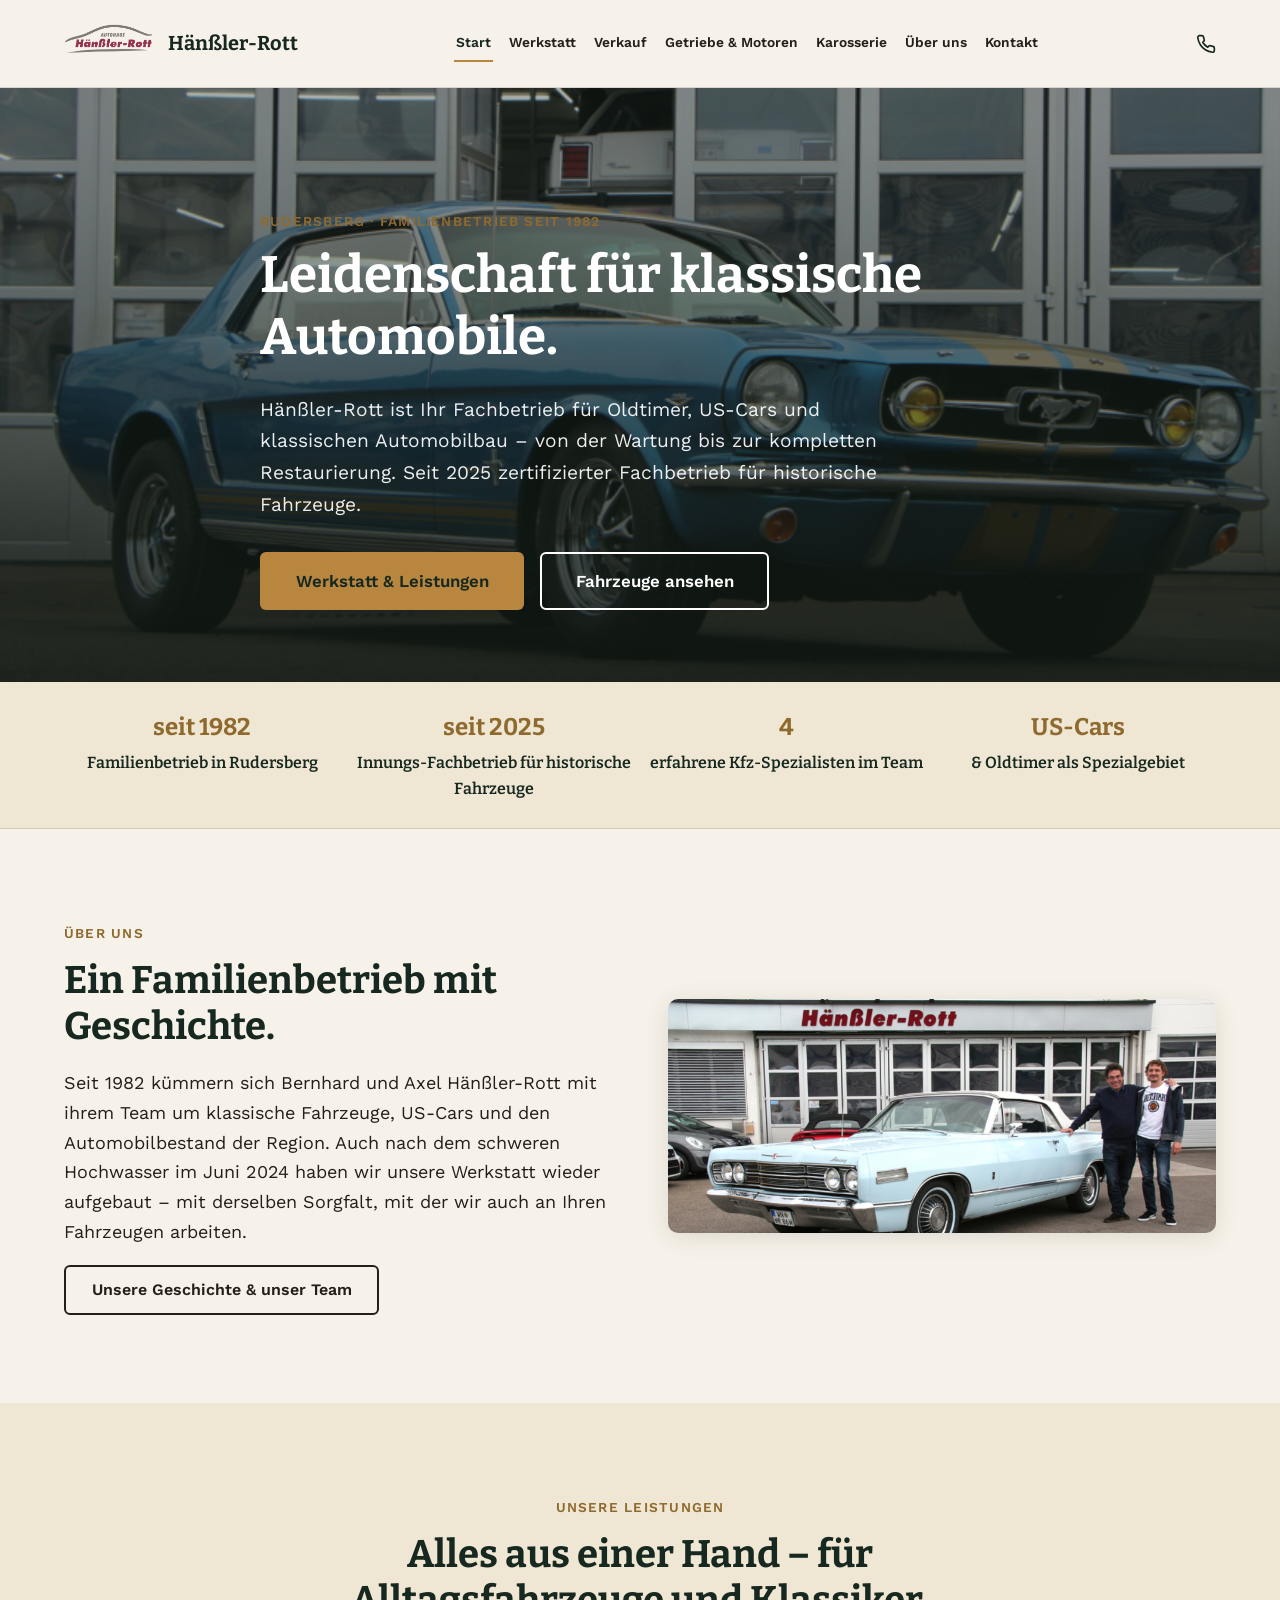
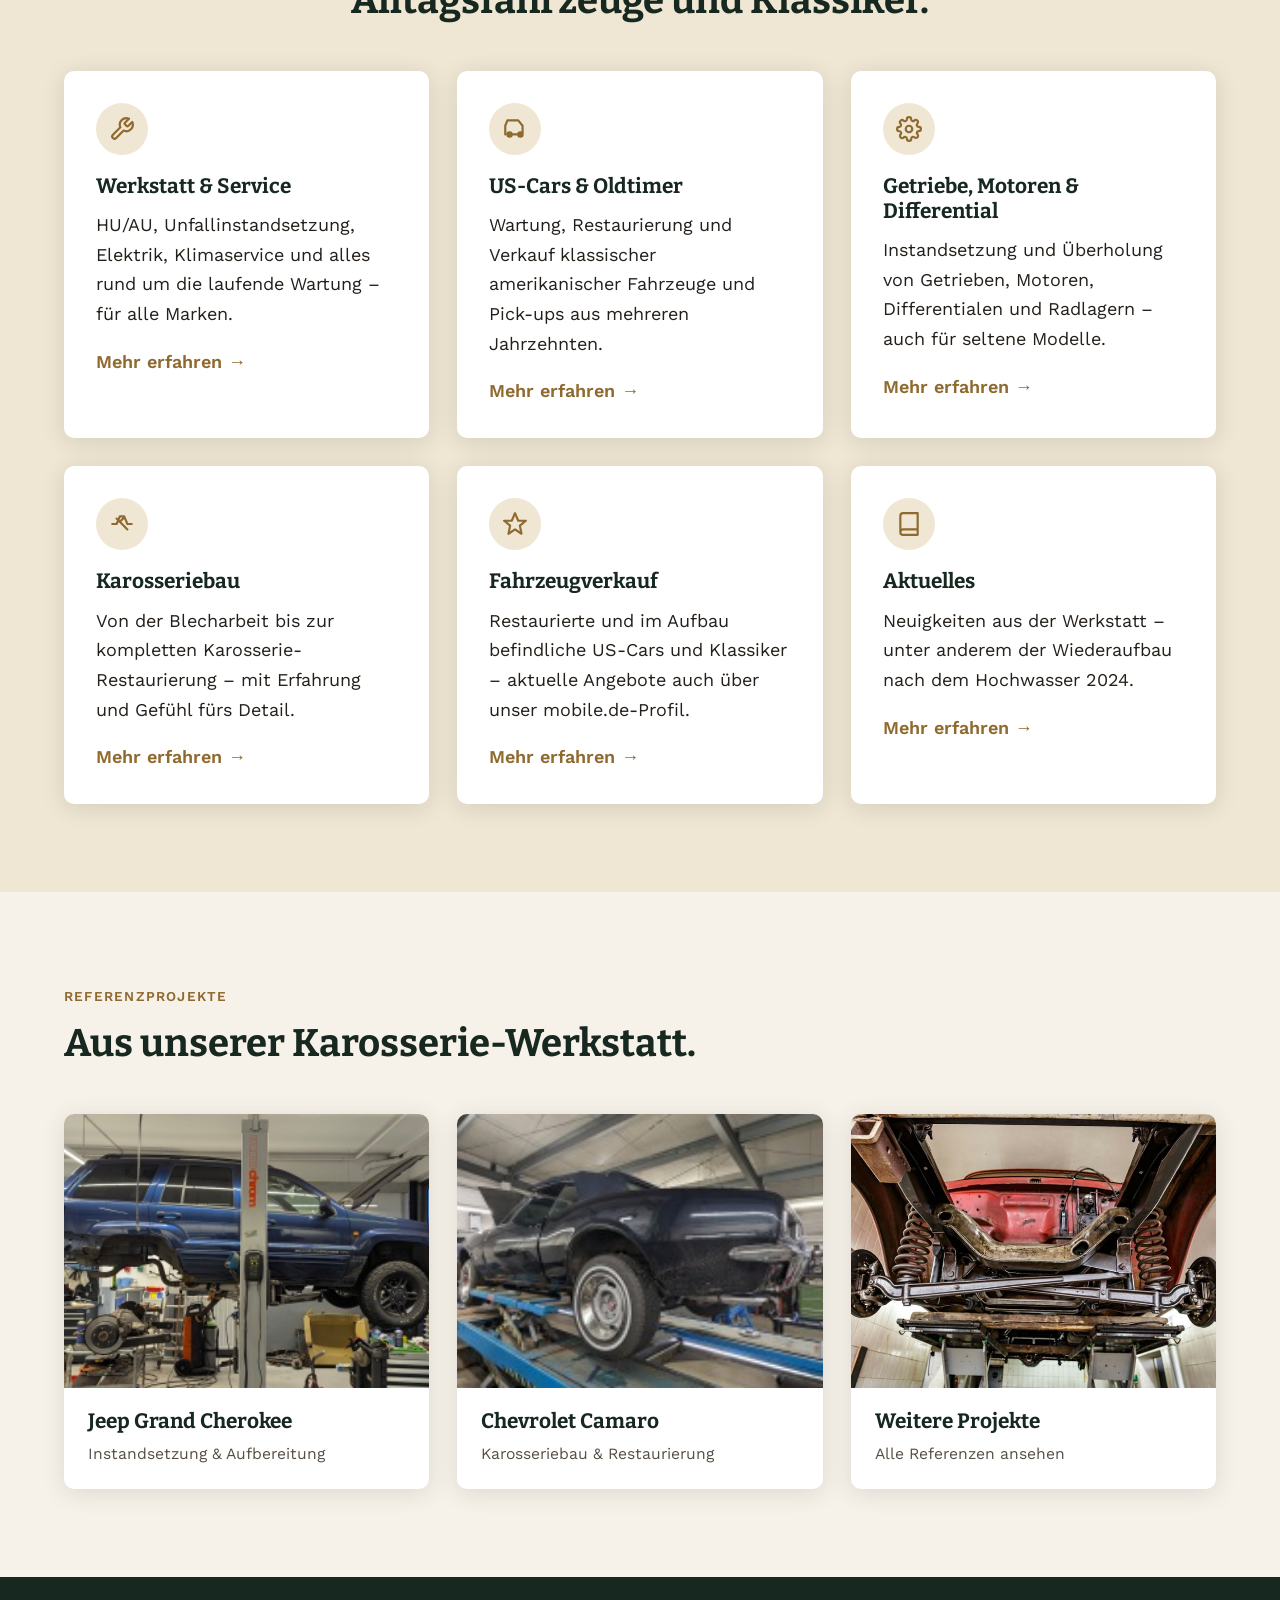
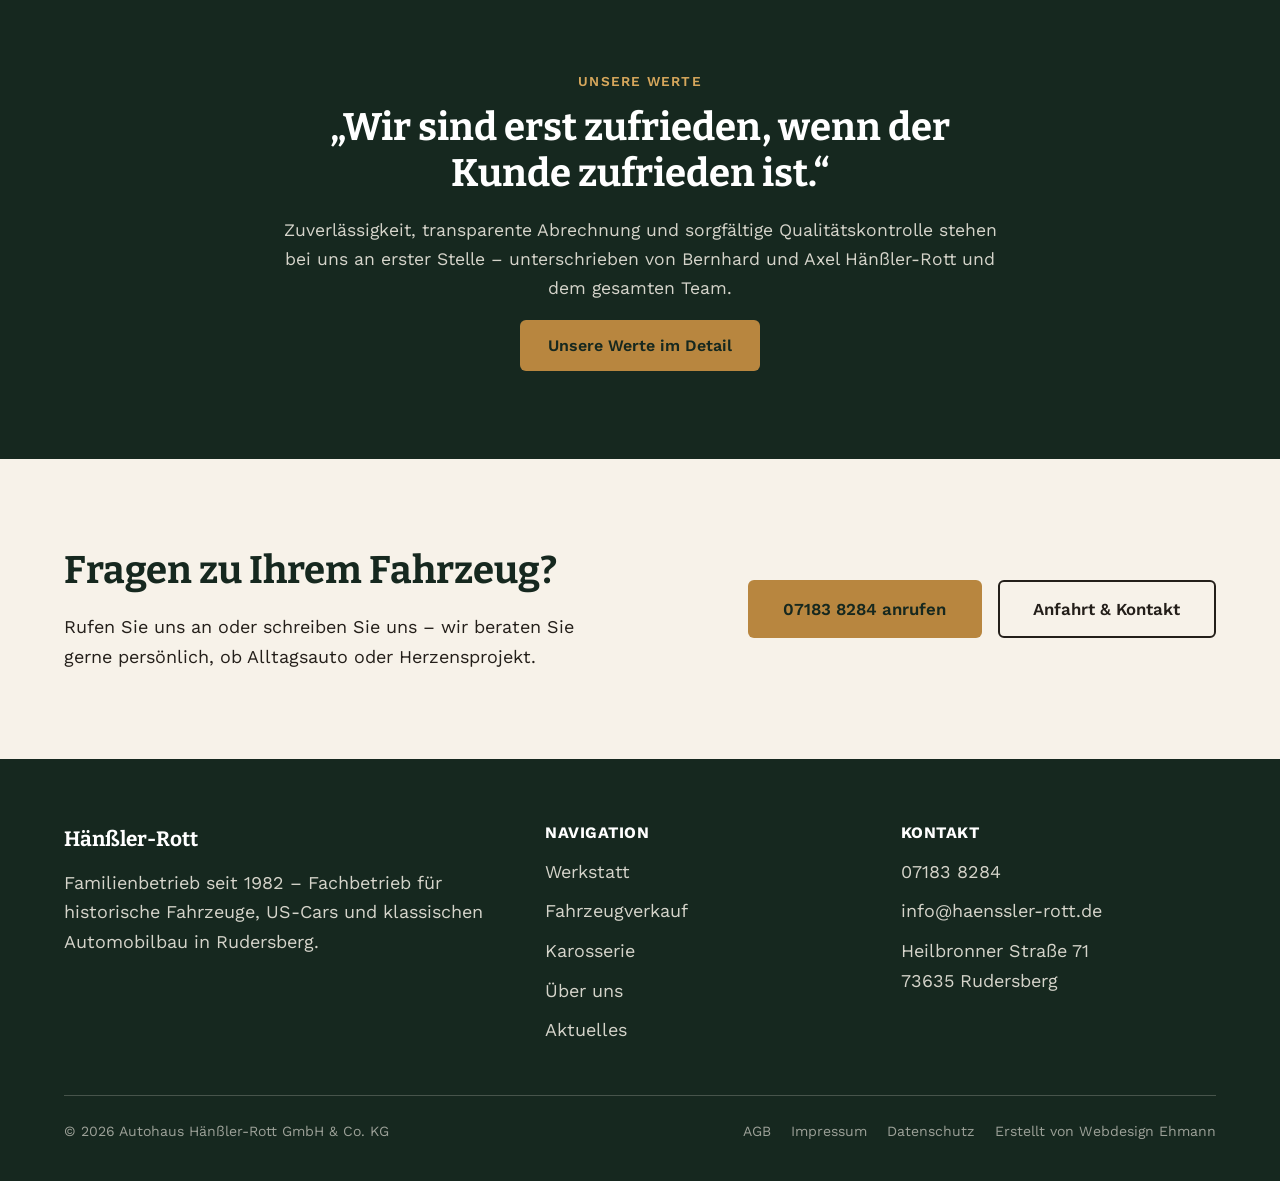
<file: index.html>
<!DOCTYPE html>
<html lang="de">
<head>
<meta charset="UTF-8">
<meta name="viewport" content="width=device-width, initial-scale=1.0">
<meta name="description" content="Autohaus Hänßler-Rott in Rudersberg – Familienbetrieb seit 1982, Fachbetrieb für historische Fahrzeuge, US-Cars, Getriebe-, Motoren- und Differentialreparatur, Karosseriebau und Fahrzeugverkauf.">
<meta name="keywords" content="Hänßler-Rott, Autohaus Rudersberg, Oldtimer Werkstatt, US-Car Service, Getriebe Reparatur, Karosseriebau, Fahrzeugverkauf Oldtimer">
<title>Autohaus Hänßler-Rott – Oldtimer- &amp; US-Car-Werkstatt in Rudersberg</title>
<link rel="stylesheet" href="css/fonts.css">
<link rel="stylesheet" href="css/style.css?v=8">
</head>
<body>

<a class="skip-link" href="#main">Zum Inhalt springen</a>

<header class="site-header" id="site-header">
  <div class="container site-header__inner">
    <a href="index.html" class="site-header__brand" aria-label="Hänßler-Rott – Startseite">
      <img src="assets/images/logo.png" alt="Autohaus Hänßler-Rott Logo" class="site-header__logo-img">
      <span class="site-header__brand-text">
        <span class="site-header__brand-main">Hänßler-Rott</span>
        <span class="site-header__brand-sub">Autohaus &amp; Oldtimer-Werkstatt seit 1982</span>
      </span>
    </a>

    <nav id="site-nav" aria-label="Hauptnavigation">
      <ul class="site-nav__list">
        <li><a href="index.html" class="site-nav__link">Start</a></li>
        <li><a href="werkstatt.html" class="site-nav__link">Werkstatt</a></li>
        <li><a href="verkauf.html" class="site-nav__link">Verkauf</a></li>
        <li><a href="getriebe-motoren-differential.html" class="site-nav__link">Getriebe &amp; Motoren</a></li>
        <li><a href="karosserie.html" class="site-nav__link">Karosserie</a></li>
        <li><a href="ueber-uns.html" class="site-nav__link">Über uns</a></li>
        <li><a href="kontakt.html" class="site-nav__link">Kontakt</a></li>
      </ul>
    </nav>

    <div class="site-header__actions">
      <a href="tel:+4971838284" class="site-header__phone">
        <svg viewBox="0 0 24 24" fill="none" stroke="currentColor" stroke-width="2" stroke-linecap="round" stroke-linejoin="round" aria-hidden="true"><path d="M22 16.92v3a2 2 0 0 1-2.18 2 19.79 19.79 0 0 1-8.63-3.07 19.5 19.5 0 0 1-6-6 19.79 19.79 0 0 1-3.07-8.67A2 2 0 0 1 4.11 2h3a2 2 0 0 1 2 1.72c.127.96.361 1.903.7 2.81a2 2 0 0 1-.45 2.11L8.09 9.91a16 16 0 0 0 6 6l1.27-1.27a2 2 0 0 1 2.11-.45c.907.339 1.85.573 2.81.7A2 2 0 0 1 22 16.92z"/></svg>
        <span>07183 8284</span>
      </a>
      <button id="nav-toggle" class="nav-toggle" aria-label="Menü öffnen" aria-expanded="false" aria-controls="site-nav">
        <span></span><span></span><span></span>
      </button>
    </div>
  </div>
</header>

<main id="main">

  <!-- DESKTOP: klassischer Foto-Hero, alle Texte zusammen auf dem Bild -->
  <section class="hero-full" aria-label="Willkommen bei Hänßler-Rott">
    <div class="hero-full__bg" style="background-image:url('assets/images/hero-home.jpg')" aria-hidden="true"></div>
    <div class="container hero-full__content">
      <p class="eyebrow">Rudersberg · Familienbetrieb seit 1982</p>
      <h1>Leidenschaft für klassische Automobile.</h1>
      <p class="hero__lead">Hänßler-Rott ist Ihr Fachbetrieb für Oldtimer, US-Cars und klassischen Automobilbau – von der Wartung bis zur kompletten Restaurierung. Seit 2025 zertifizierter Fachbetrieb für historische Fahrzeuge.</p>
      <div class="hero__ctas">
        <a href="werkstatt.html" class="btn btn--primary btn--lg">Werkstatt &amp; Leistungen</a>
        <a href="verkauf.html" class="btn btn--outline btn--lg">Fahrzeuge ansehen</a>
      </div>
    </div>
  </section>

  <!-- MOBIL: Foto zeigt nur die Überschrift, Rest folgt sauber darunter -->
  <section class="home-hero" aria-label="Willkommen bei Hänßler-Rott">
    <div class="home-hero__bg" style="background-image:url('assets/images/hero-home.jpg')" aria-hidden="true"></div>
    <div class="container home-hero__content">
      <h1>Leidenschaft für klassische Automobile.</h1>
    </div>
  </section>
  <section class="home-intro">
    <div class="container">
      <p class="eyebrow">Rudersberg · Familienbetrieb seit 1982</p>
      <p class="lead">Hänßler-Rott ist Ihr Fachbetrieb für Oldtimer, US-Cars und klassischen Automobilbau – von der Wartung bis zur kompletten Restaurierung. Seit 2025 zertifizierter Fachbetrieb für historische Fahrzeuge.</p>
      <div class="hero__ctas">
        <a href="werkstatt.html" class="btn btn--primary btn--lg">Werkstatt &amp; Leistungen</a>
        <a href="verkauf.html" class="btn btn--outline btn--lg">Fahrzeuge ansehen</a>
      </div>
    </div>
  </section>

  <!-- TRUST BAR -->
  <div class="trust-bar">
    <div class="container">
      <ul class="trust-bar__list">
        <li><strong>seit 1982</strong>Familienbetrieb in Rudersberg</li>
        <li><strong>seit 2025</strong>Innungs-Fachbetrieb für historische Fahrzeuge</li>
        <li><strong>4</strong>erfahrene Kfz-Spezialisten im Team</li>
        <li><strong>US-Cars</strong>&amp; Oldtimer als Spezialgebiet</li>
      </ul>
    </div>
  </div>

  <!-- INTRO -->
  <section class="section">
    <div class="container">
      <div class="grid grid--2" style="align-items:center; gap:56px;">
        <div>
          <p class="eyebrow">Über uns</p>
          <h2>Ein Familienbetrieb mit Geschichte.</h2>
          <p>Seit 1982 kümmern sich Bernhard und Axel Hänßler-Rott mit ihrem Team um klassische Fahrzeuge, US-Cars und den Automobilbestand der Region. Auch nach dem schweren Hochwasser im Juni 2024 haben wir unsere Werkstatt wieder aufgebaut – mit derselben Sorgfalt, mit der wir auch an Ihren Fahrzeugen arbeiten.</p>
          <p><a href="ueber-uns.html" class="btn btn--outline">Unsere Geschichte &amp; unser Team</a></p>
        </div>
        <div>
          <img src="assets/images/hero-verkauf.jpg" alt="Bernhard Hänßler-Rott und ein Teammitglied vor dem Autohaus mit einem restaurierten Mercury Mustang Cabrio" style="border-radius: var(--radius-lg); box-shadow: var(--shadow-card);">
        </div>
      </div>
    </div>
  </section>

  <!-- LEISTUNGEN -->
  <section class="section section--alt">
    <div class="container">
      <div class="section__head section__head--center">
        <p class="eyebrow">Unsere Leistungen</p>
        <h2>Alles aus einer Hand – für Alltagsfahrzeuge und Klassiker.</h2>
      </div>
      <div class="grid grid--3">
        <a href="werkstatt.html" class="card card--service card--link">
          <div class="card__icon"><svg viewBox="0 0 24 24" fill="none" stroke="currentColor" stroke-width="2" stroke-linecap="round" stroke-linejoin="round" aria-hidden="true"><path d="M14.7 6.3a1 1 0 0 0 0 1.4l1.6 1.6a1 1 0 0 0 1.4 0l3.77-3.77a6 6 0 0 1-7.94 7.94l-6.91 6.91a2.12 2.12 0 0 1-3-3l6.91-6.91a6 6 0 0 1 7.94-7.94l-3.76 3.76z"/></svg></div>
          <h3>Werkstatt &amp; Service</h3>
          <p>HU/AU, Unfallinstandsetzung, Elektrik, Klimaservice und alles rund um die laufende Wartung – für alle Marken.</p>
          <p class="card__cta">Mehr erfahren →</p>
        </a>
        <a href="verkauf.html" class="card card--service card--link">
          <div class="card__icon"><svg viewBox="0 0 24 24" fill="none" stroke="currentColor" stroke-width="2" stroke-linecap="round" stroke-linejoin="round" aria-hidden="true"><path d="M5 17h14M5 17a2 2 0 1 0 4 0m-4 0a2 2 0 1 1 4 0m6 0a2 2 0 1 0 4 0m-4 0a2 2 0 1 1 4 0M3 17V9l2-5h10l4 5v8"/></svg></div>
          <h3>US-Cars &amp; Oldtimer</h3>
          <p>Wartung, Restaurierung und Verkauf klassischer amerikanischer Fahrzeuge und Pick-ups aus mehreren Jahrzehnten.</p>
          <p class="card__cta">Mehr erfahren →</p>
        </a>
        <a href="getriebe-motoren-differential.html" class="card card--service card--link">
          <div class="card__icon"><svg viewBox="0 0 24 24" fill="none" stroke="currentColor" stroke-width="2" stroke-linecap="round" stroke-linejoin="round" aria-hidden="true"><circle cx="12" cy="12" r="3"/><path d="M19.4 15a1.65 1.65 0 0 0 .33 1.82l.06.06a2 2 0 1 1-2.83 2.83l-.06-.06a1.65 1.65 0 0 0-1.82-.33 1.65 1.65 0 0 0-1 1.51V21a2 2 0 0 1-4 0v-.09A1.65 1.65 0 0 0 9 19.4a1.65 1.65 0 0 0-1.82.33l-.06.06a2 2 0 1 1-2.83-2.83l.06-.06a1.65 1.65 0 0 0 .33-1.82 1.65 1.65 0 0 0-1.51-1H3a2 2 0 0 1 0-4h.09A1.65 1.65 0 0 0 4.6 9a1.65 1.65 0 0 0-.33-1.82l-.06-.06a2 2 0 1 1 2.83-2.83l.06.06a1.65 1.65 0 0 0 1.82.33H9a1.65 1.65 0 0 0 1-1.51V3a2 2 0 0 1 4 0v.09a1.65 1.65 0 0 0 1 1.51 1.65 1.65 0 0 0 1.82-.33l.06-.06a2 2 0 1 1 2.83 2.83l-.06.06a1.65 1.65 0 0 0-.33 1.82V9a1.65 1.65 0 0 0 1.51 1H21a2 2 0 0 1 0 4h-.09a1.65 1.65 0 0 0-1.51 1z"/></svg></div>
          <h3>Getriebe, Motoren &amp; Differential</h3>
          <p>Instandsetzung und Überholung von Getrieben, Motoren, Differentialen und Radlagern – auch für seltene Modelle.</p>
          <p class="card__cta">Mehr erfahren →</p>
        </a>
        <a href="karosserie.html" class="card card--service card--link">
          <div class="card__icon"><svg viewBox="0 0 24 24" fill="none" stroke="currentColor" stroke-width="2" stroke-linecap="round" stroke-linejoin="round" aria-hidden="true"><path d="M14 6l-4 4m0 0L7 7m3 3l7 7M3 12h4l3-7h4l3 7h4"/></svg></div>
          <h3>Karosseriebau</h3>
          <p>Von der Blecharbeit bis zur kompletten Karosserie-Restaurierung – mit Erfahrung und Gefühl fürs Detail.</p>
          <p class="card__cta">Mehr erfahren →</p>
        </a>
        <a href="verkauf.html" class="card card--service card--link">
          <div class="card__icon"><svg viewBox="0 0 24 24" fill="none" stroke="currentColor" stroke-width="2" stroke-linecap="round" stroke-linejoin="round" aria-hidden="true"><path d="M12 2l3 7h7l-5.5 4.5L18 21l-6-4-6 4 1.5-7.5L2 9h7z"/></svg></div>
          <h3>Fahrzeugverkauf</h3>
          <p>Restaurierte und im Aufbau befindliche US-Cars und Klassiker – aktuelle Angebote auch über unser mobile.de-Profil.</p>
          <p class="card__cta">Mehr erfahren →</p>
        </a>
        <a href="aktuelles.html" class="card card--service card--link">
          <div class="card__icon"><svg viewBox="0 0 24 24" fill="none" stroke="currentColor" stroke-width="2" stroke-linecap="round" stroke-linejoin="round" aria-hidden="true"><path d="M4 19.5A2.5 2.5 0 0 1 6.5 17H20M4 19.5A2.5 2.5 0 0 0 6.5 22H20V2H6.5A2.5 2.5 0 0 0 4 4.5v15z"/></svg></div>
          <h3>Aktuelles</h3>
          <p>Neuigkeiten aus der Werkstatt – unter anderem der Wiederaufbau nach dem Hochwasser 2024.</p>
          <p class="card__cta">Mehr erfahren →</p>
        </a>
      </div>
    </div>
  </section>

  <!-- REFERENZPROJEKTE TEASER -->
  <section class="section">
    <div class="container">
      <div class="section__head">
        <p class="eyebrow">Referenzprojekte</p>
        <h2>Aus unserer Karosserie-Werkstatt.</h2>
      </div>
      <div class="grid grid--3">
        <a href="karosserie.html#jeep-cherokee" class="portfolio-card">
          <img src="assets/images/projekt-jeep-cherokee-1.jpg" alt="Jeep Grand Cherokee auf der Hebebühne in der Werkstatt" class="portfolio-card__img">
          <div class="portfolio-card__body">
            <h3>Jeep Grand Cherokee</h3>
            <p>Instandsetzung &amp; Aufbereitung</p>
          </div>
        </a>
        <a href="karosserie.html#camaro" class="portfolio-card">
          <img src="assets/images/projekt-camaro-1.jpg" alt="Chevrolet Camaro während der Karosserie-Restaurierung" class="portfolio-card__img">
          <div class="portfolio-card__body">
            <h3>Chevrolet Camaro</h3>
            <p>Karosseriebau &amp; Restaurierung</p>
          </div>
        </a>
        <a href="karosserie.html" class="portfolio-card">
          <img src="assets/images/karosserie-1.jpg" alt="Fahrzeug-Unterboden mit freigelegter Vorderachse auf der Hebebühne" class="portfolio-card__img">
          <div class="portfolio-card__body">
            <h3>Weitere Projekte</h3>
            <p>Alle Referenzen ansehen</p>
          </div>
        </a>
      </div>
    </div>
  </section>

  <!-- WERTE TEASER -->
  <section class="section section--dark">
    <div class="container" style="max-width: 780px; text-align:center;">
      <p class="eyebrow">Unsere Werte</p>
      <h2>„Wir sind erst zufrieden, wenn der Kunde zufrieden ist.“</h2>
      <p  style="font-size:1.1rem; color: rgba(247,242,233,0.85);">Zuverlässigkeit, transparente Abrechnung und sorgfältige Qualitätskontrolle stehen bei uns an erster Stelle – unterschrieben von Bernhard und Axel Hänßler-Rott und dem gesamten Team.</p>
      <p><a href="ueber-uns.html#werte" class="btn btn--primary">Unsere Werte im Detail</a></p>
    </div>
  </section>

  <!-- KONTAKT CTA -->
  <section class="section">
    <div class="container">
      <div class="grid grid--2" style="align-items:center; gap:40px;">
        <div>
          <h2>Fragen zu Ihrem Fahrzeug?</h2>
          <p>Rufen Sie uns an oder schreiben Sie uns – wir beraten Sie gerne persönlich, ob Alltagsauto oder Herzensprojekt.</p>
        </div>
        <div  style="display:flex; gap:16px; flex-wrap:wrap; justify-content:flex-end;">
          <a href="tel:+4971838284" class="btn btn--primary btn--lg">07183 8284 anrufen</a>
          <a href="kontakt.html" class="btn btn--outline btn--lg">Anfahrt &amp; Kontakt</a>
        </div>
      </div>
    </div>
  </section>

</main>

<footer class="site-footer">
  <div class="container">
    <div class="footer-grid">
      <div>
        <div class="footer-brand">Hänßler-Rott</div>
        <p>Familienbetrieb seit 1982 – Fachbetrieb für historische Fahrzeuge, US-Cars und klassischen Automobilbau in Rudersberg.</p>
      </div>
      <div>
        <h4>Navigation</h4>
        <ul>
          <li><a href="werkstatt.html">Werkstatt</a></li>
          <li><a href="verkauf.html">Fahrzeugverkauf</a></li>
          <li><a href="karosserie.html">Karosserie</a></li>
          <li><a href="ueber-uns.html">Über uns</a></li>
          <li><a href="aktuelles.html">Aktuelles</a></li>
        </ul>
      </div>
      <div>
        <h4>Kontakt</h4>
        <ul>
          <li><a href="tel:+4971838284">07183 8284</a></li>
          <li><a href="mailto:info@haenssler-rott.de">info@haenssler-rott.de</a></li>
          <li>Heilbronner Straße 71<br>73635 Rudersberg</li>
        </ul>
      </div>
    </div>
    <div class="footer-bottom">
      <span>&copy; <span id="year"></span> Autohaus Hänßler-Rott GmbH &amp; Co. KG</span>
      <ul>
        <li><a href="agb.html">AGB</a></li>
        <li><a href="impressum.html">Impressum</a></li>
        <li><a href="datenschutz.html">Datenschutz</a></li>
        <li><a href="https://www.webdesign-ehmann.de" target="_blank" rel="noopener">Erstellt von Webdesign Ehmann</a></li>
      </ul>
    </div>
  </div>
</footer>

<script src="js/main.js?v=2"></script>
</body>
</html>
</file>
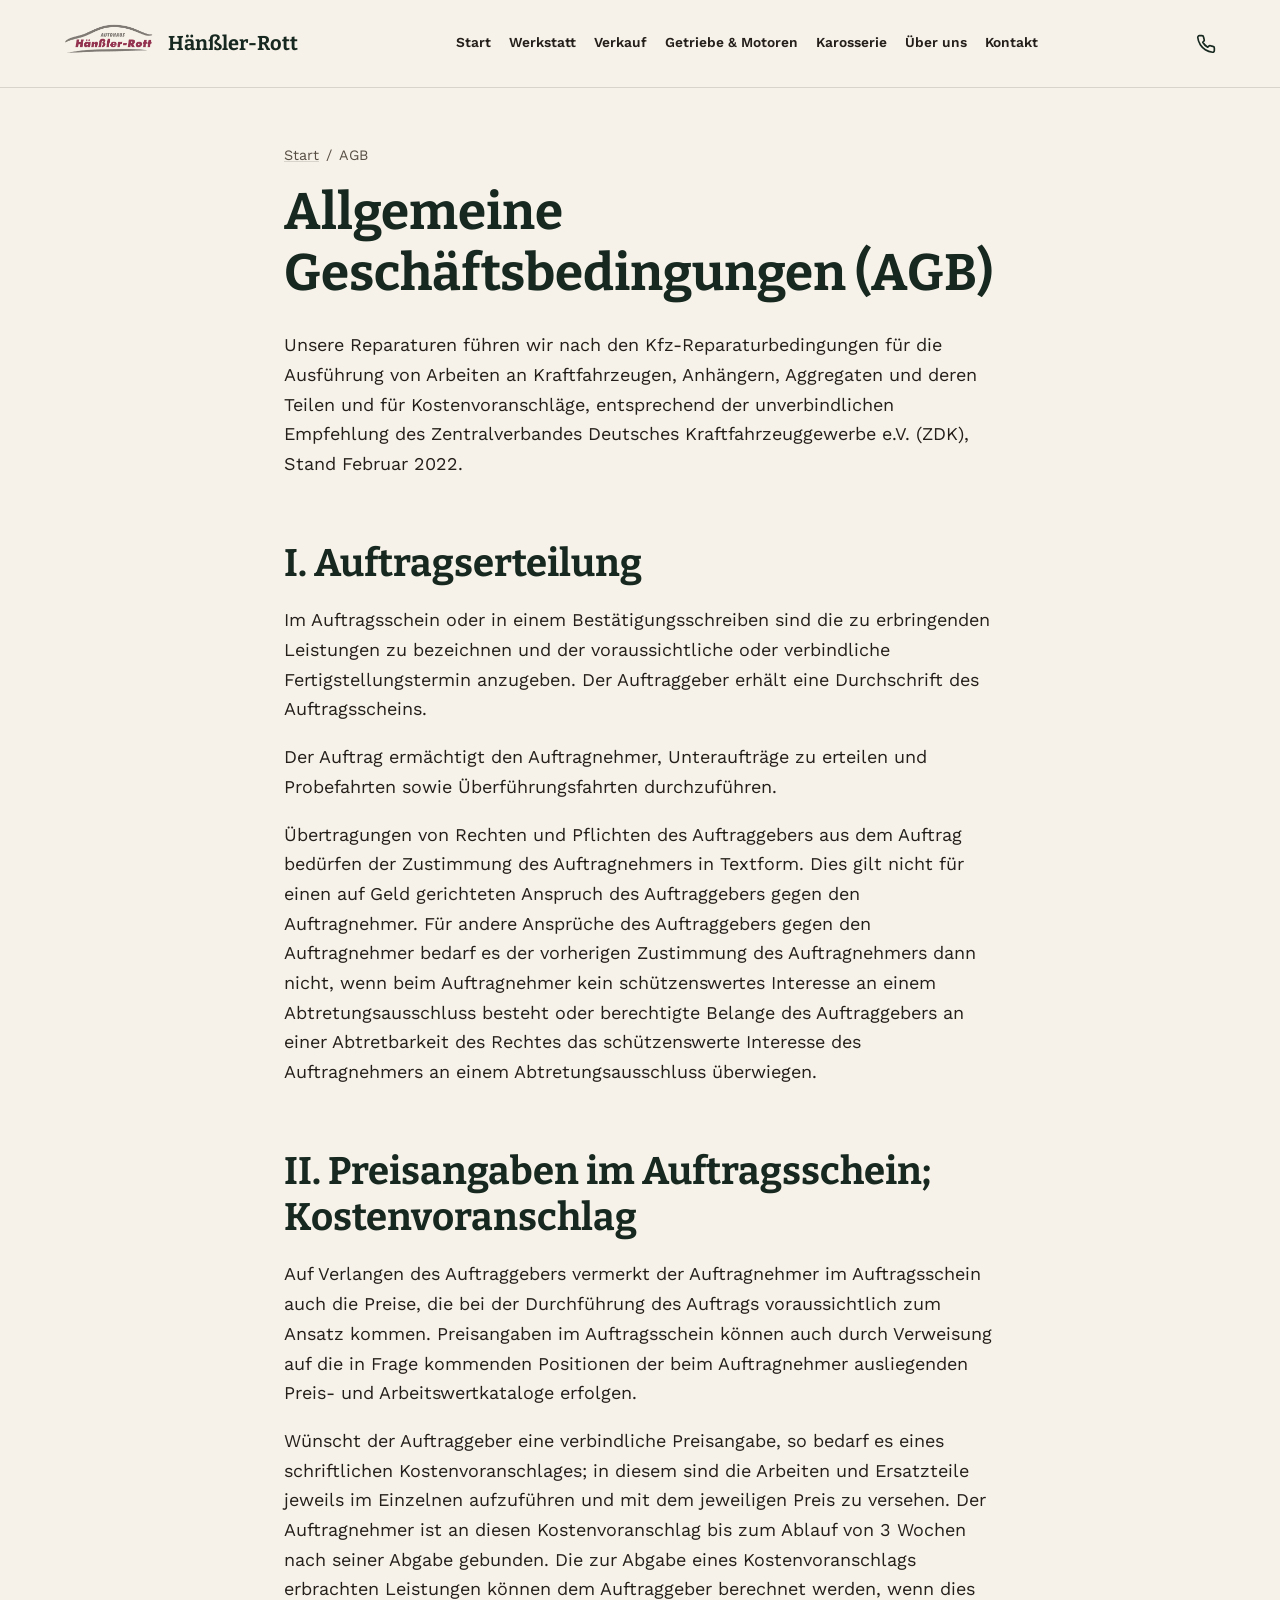
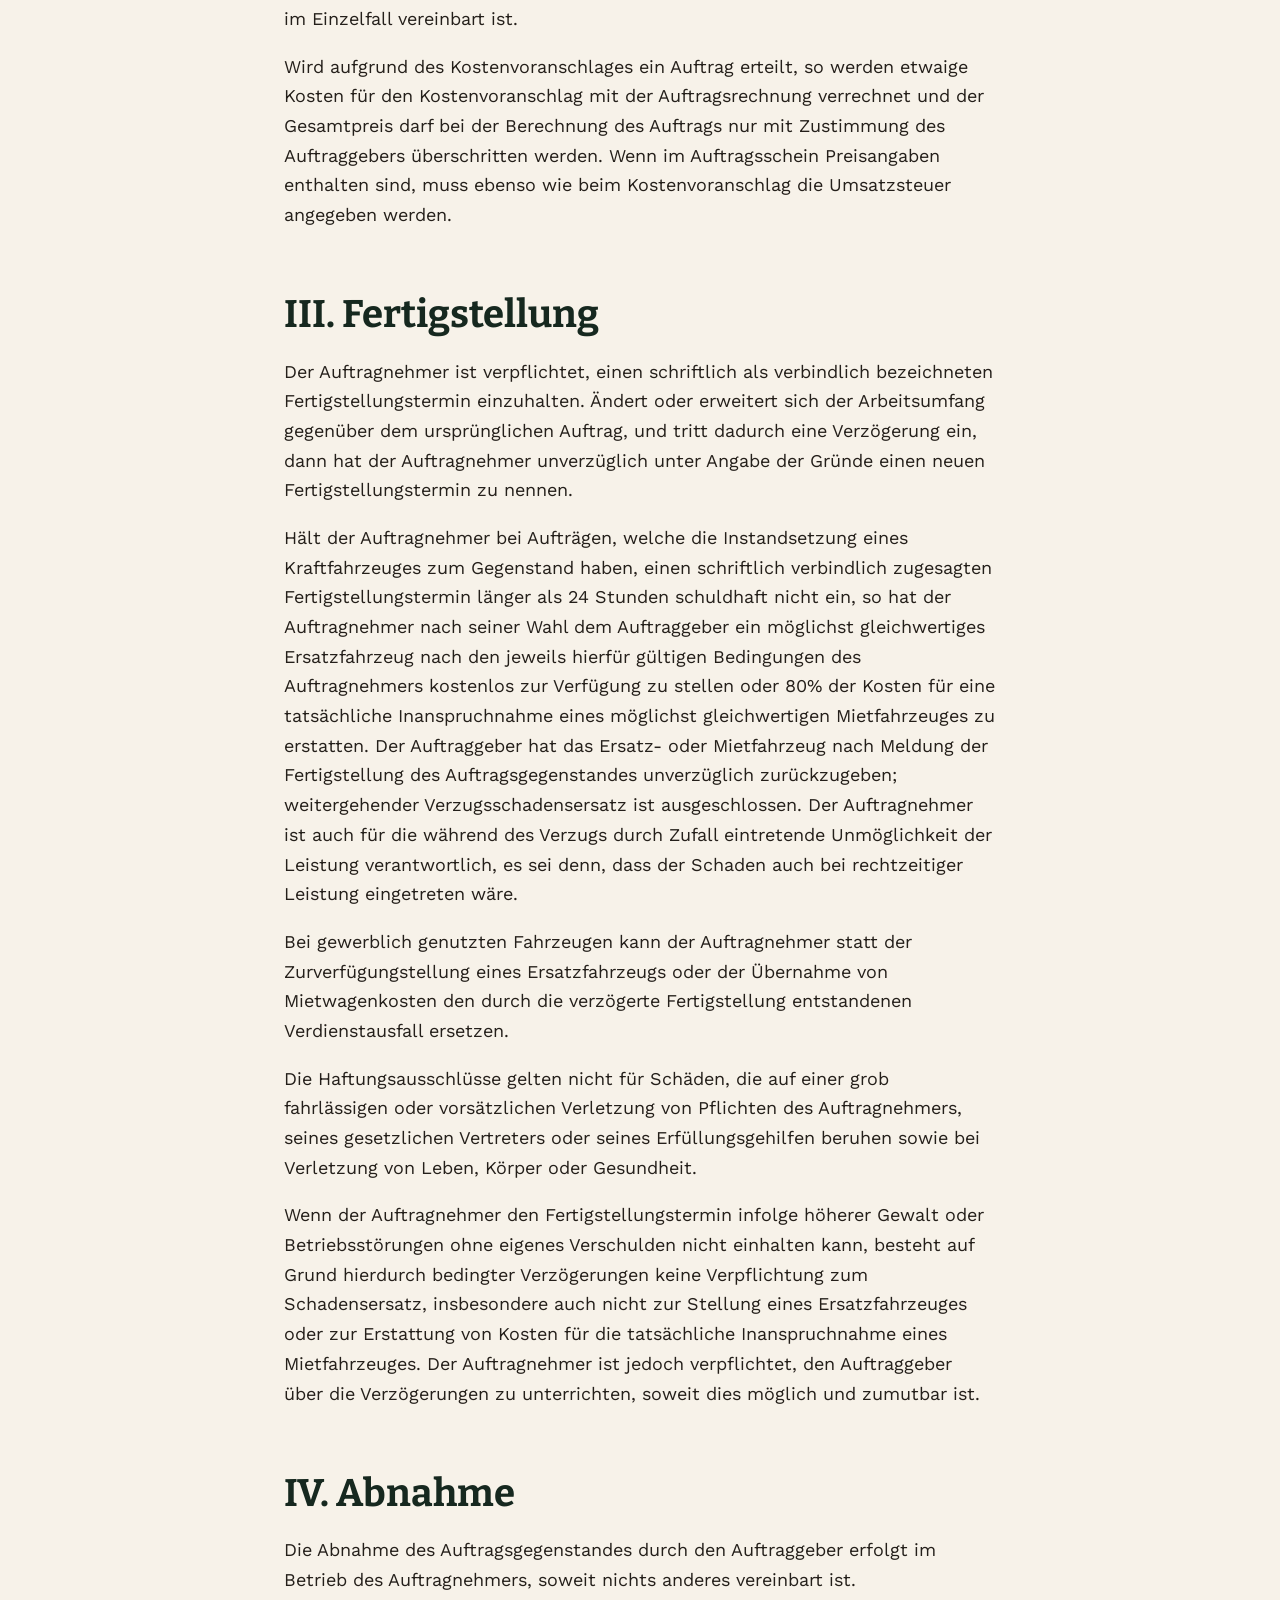
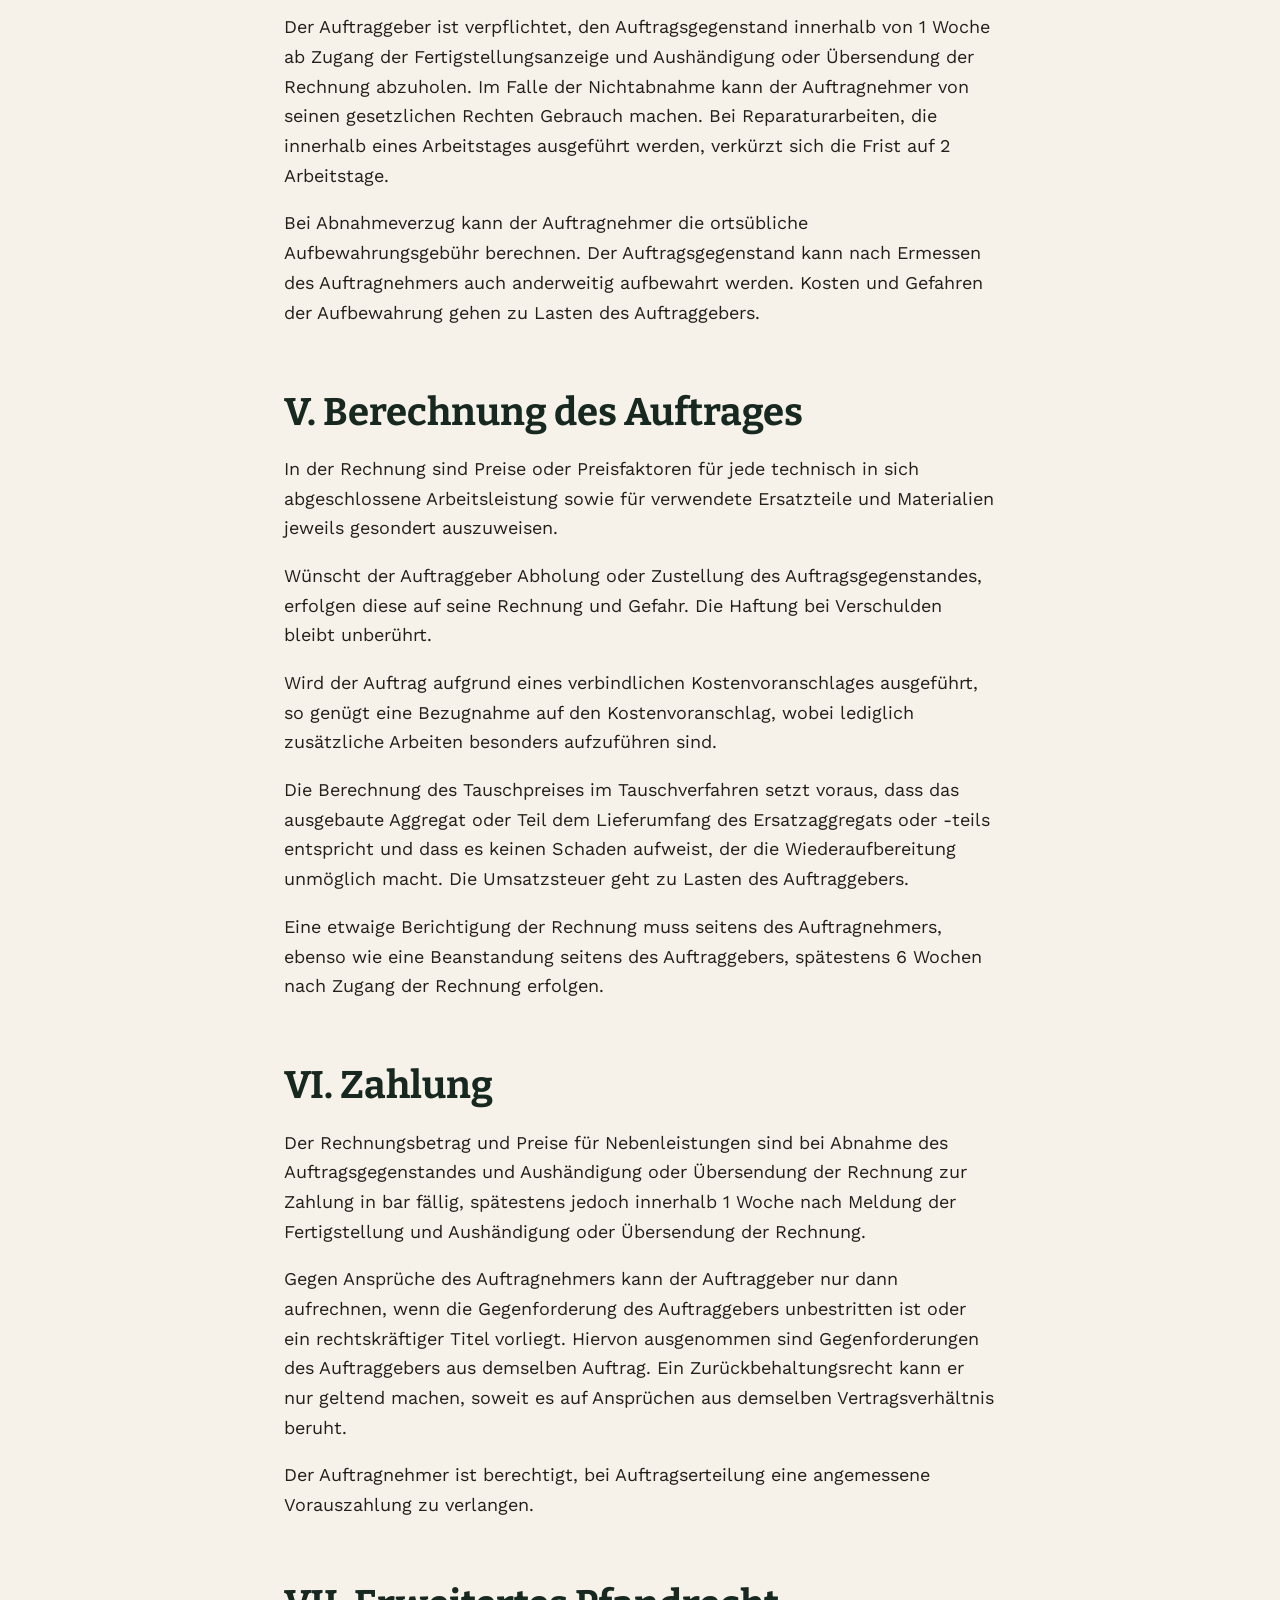
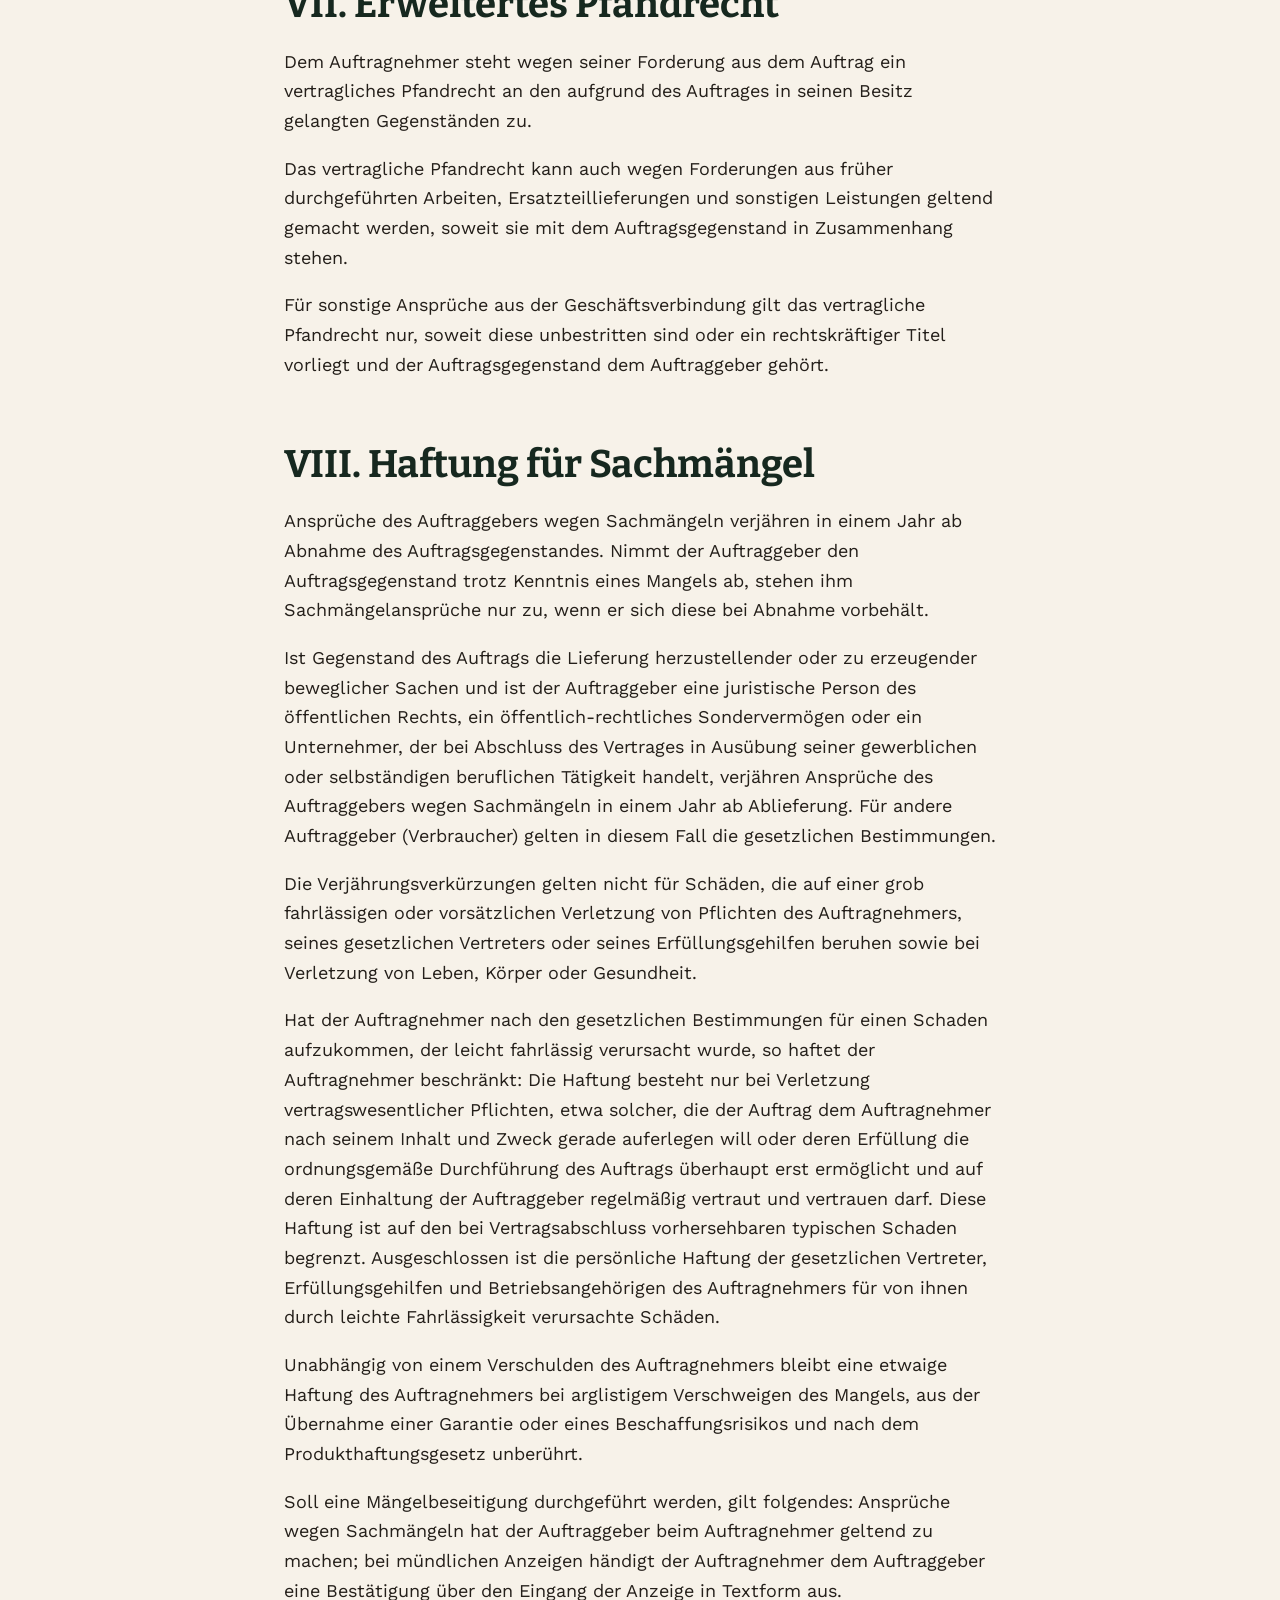
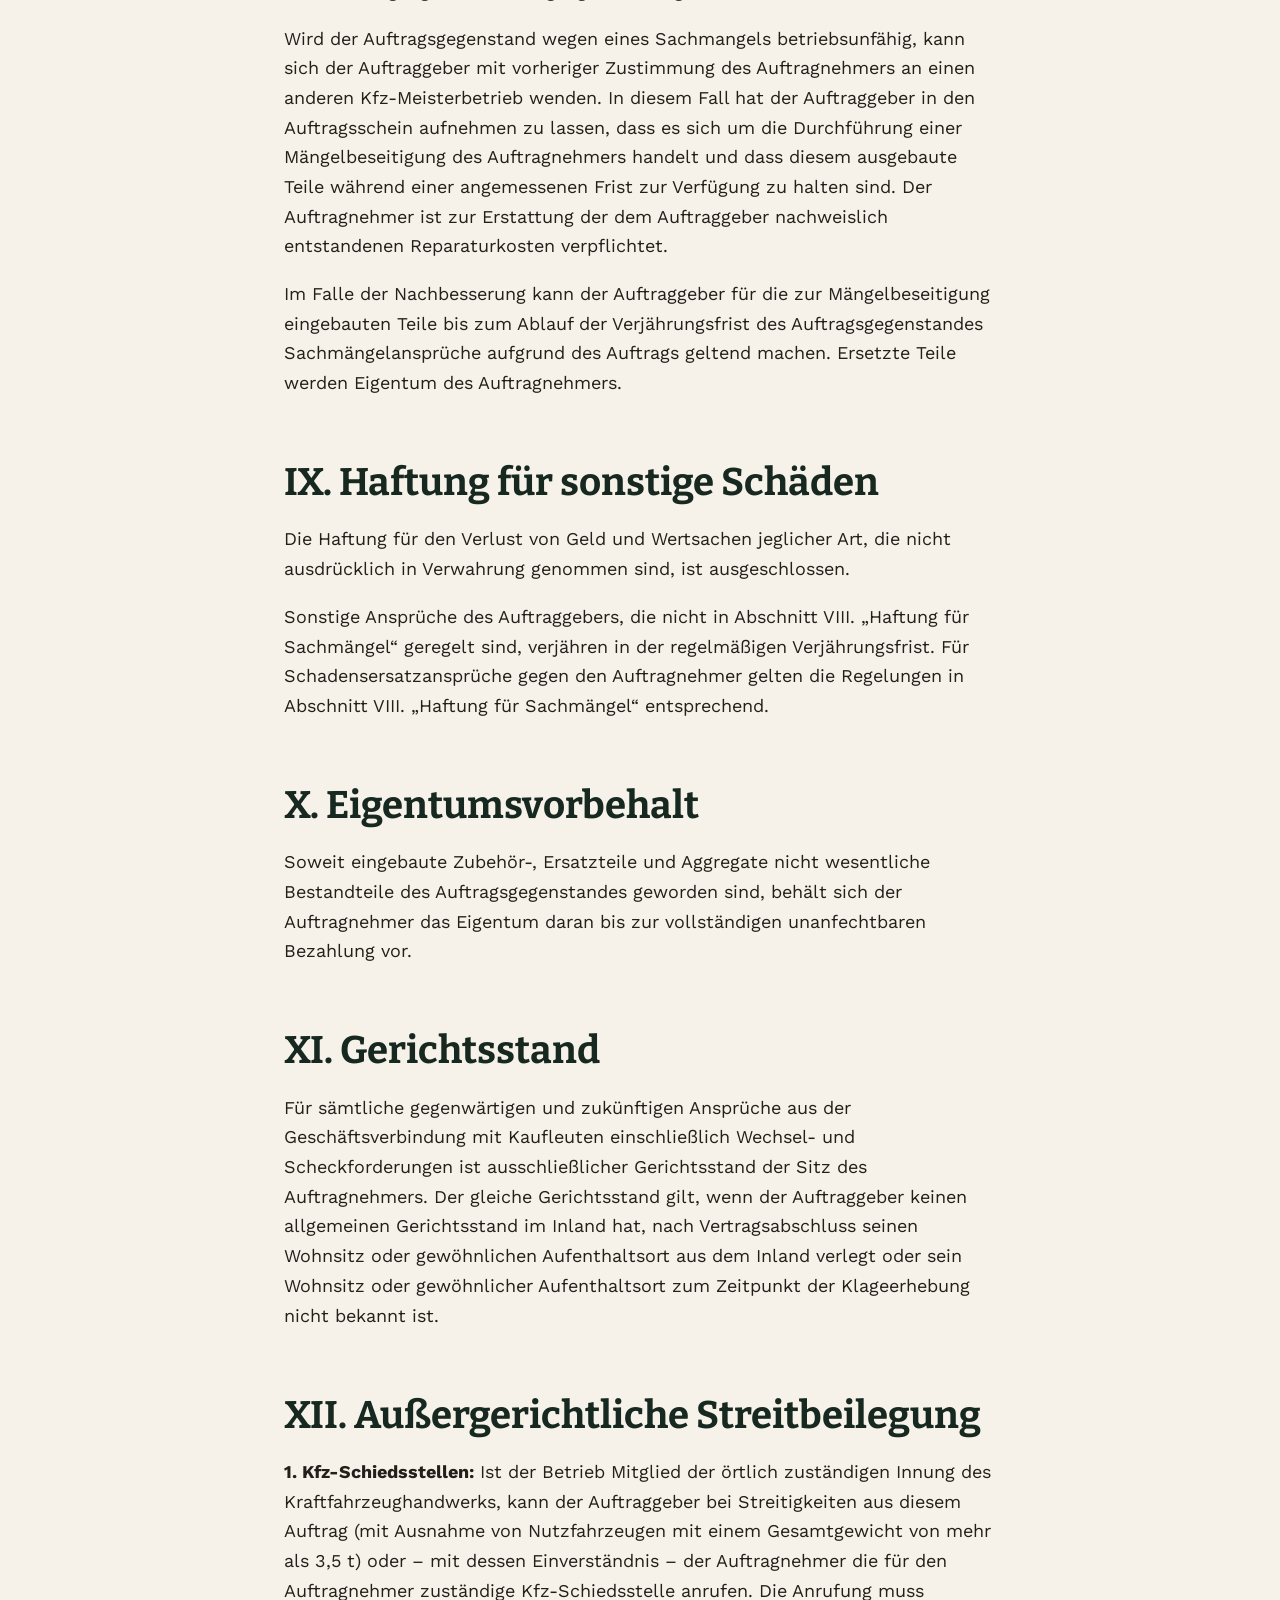
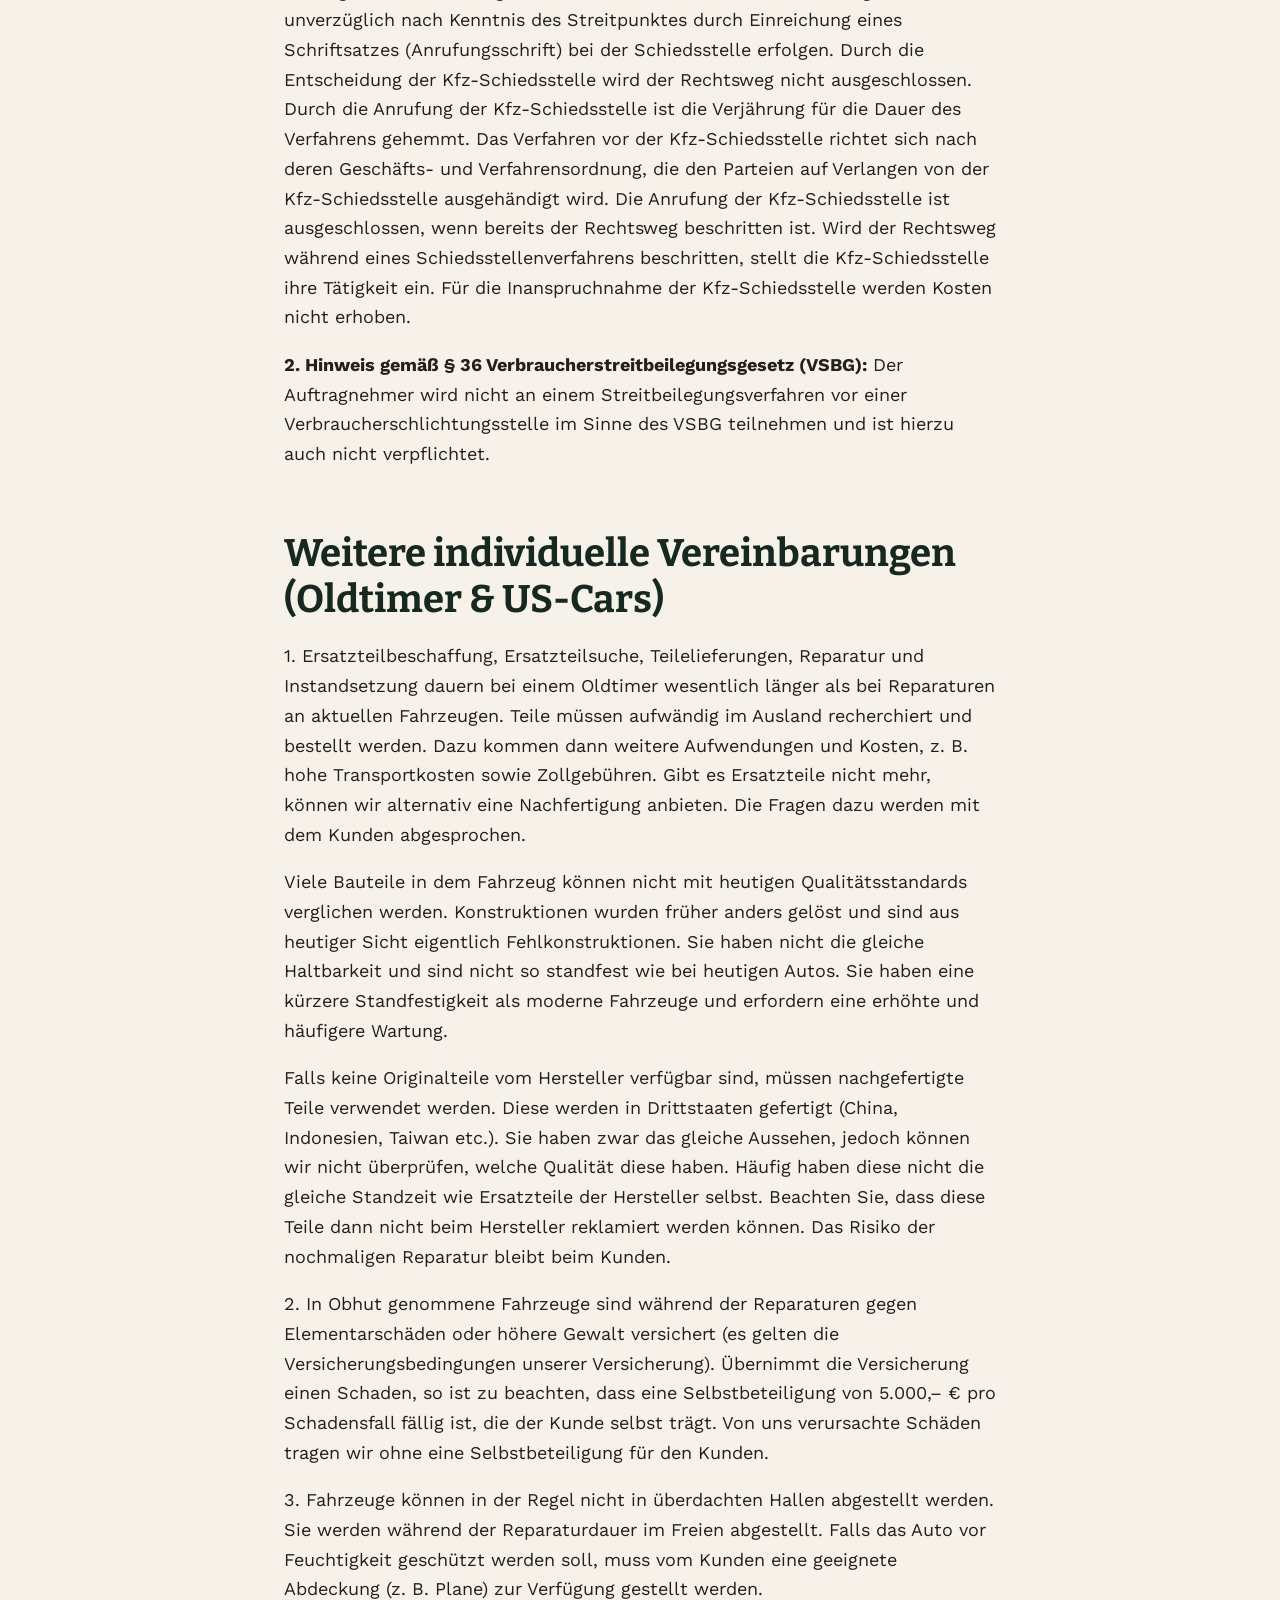
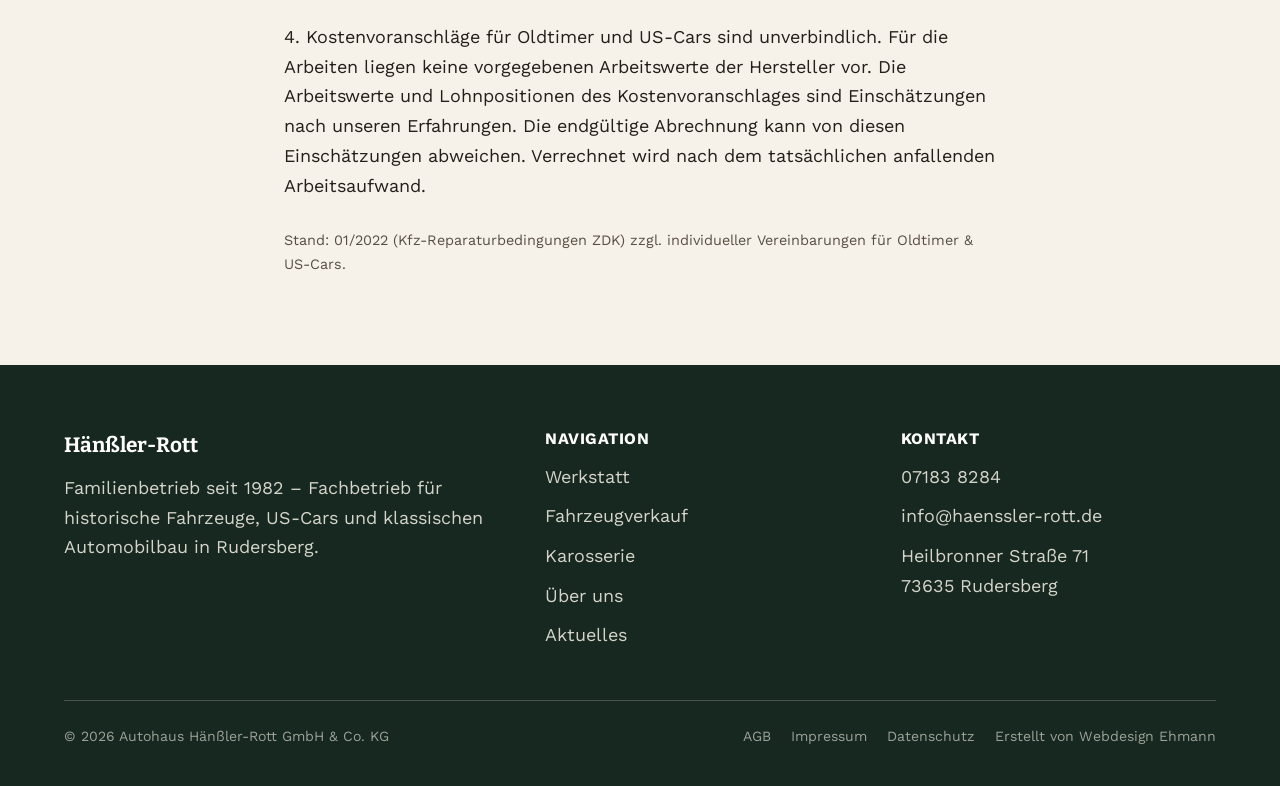
<file: agb.html>
<!DOCTYPE html>
<html lang="de">
<head>
<meta charset="UTF-8">
<meta name="viewport" content="width=device-width, initial-scale=1.0">
<meta name="description" content="Allgemeine Geschäftsbedingungen (AGB) von Autohaus Hänßler-Rott für Reparaturaufträge, inkl. besonderer Regelungen für Oldtimer und US-Cars.">
<title>AGB – Autohaus Hänßler-Rott</title>
<link rel="stylesheet" href="css/fonts.css">
<link rel="stylesheet" href="css/style.css?v=8">
</head>
<body>

<a class="skip-link" href="#main">Zum Inhalt springen</a>

<header class="site-header" id="site-header">
  <div class="container site-header__inner">
    <a href="index.html" class="site-header__brand" aria-label="Hänßler-Rott – Startseite">
      <img src="assets/images/logo.png" alt="Autohaus Hänßler-Rott Logo" class="site-header__logo-img">
      <span class="site-header__brand-text">
        <span class="site-header__brand-main">Hänßler-Rott</span>
        <span class="site-header__brand-sub">Autohaus &amp; Oldtimer-Werkstatt seit 1982</span>
      </span>
    </a>
    <nav id="site-nav" aria-label="Hauptnavigation">
      <ul class="site-nav__list">
        <li><a href="index.html" class="site-nav__link">Start</a></li>
        <li><a href="werkstatt.html" class="site-nav__link">Werkstatt</a></li>
        <li><a href="verkauf.html" class="site-nav__link">Verkauf</a></li>
        <li><a href="getriebe-motoren-differential.html" class="site-nav__link">Getriebe &amp; Motoren</a></li>
        <li><a href="karosserie.html" class="site-nav__link">Karosserie</a></li>
        <li><a href="ueber-uns.html" class="site-nav__link">Über uns</a></li>
        <li><a href="kontakt.html" class="site-nav__link">Kontakt</a></li>
      </ul>
    </nav>
    <div class="site-header__actions">
      <a href="tel:+4971838284" class="site-header__phone">
        <svg viewBox="0 0 24 24" fill="none" stroke="currentColor" stroke-width="2" stroke-linecap="round" stroke-linejoin="round" aria-hidden="true"><path d="M22 16.92v3a2 2 0 0 1-2.18 2 19.79 19.79 0 0 1-8.63-3.07 19.5 19.5 0 0 1-6-6 19.79 19.79 0 0 1-3.07-8.67A2 2 0 0 1 4.11 2h3a2 2 0 0 1 2 1.72c.127.96.361 1.903.7 2.81a2 2 0 0 1-.45 2.11L8.09 9.91a16 16 0 0 0 6 6l1.27-1.27a2 2 0 0 1 2.11-.45c.907.339 1.85.573 2.81.7A2 2 0 0 1 22 16.92z"/></svg>
        <span>07183 8284</span>
      </a>
      <button id="nav-toggle" class="nav-toggle" aria-label="Menü öffnen" aria-expanded="false" aria-controls="site-nav">
        <span></span><span></span><span></span>
      </button>
    </div>
  </div>
</header>

<main id="main">
  <section class="section" style="padding-top:56px;">
    <div class="container legal-content">
      <p class="breadcrumb" style="color: var(--color-ink-soft);"><a href="index.html">Start</a><span aria-hidden="true">/</span>AGB</p>
      <h1>Allgemeine Geschäftsbedingungen (AGB)</h1>
      <p>Unsere Reparaturen führen wir nach den Kfz-Reparaturbedingungen für die Ausführung von Arbeiten an Kraftfahrzeugen, Anhängern, Aggregaten und deren Teilen und für Kostenvoranschläge, entsprechend der unverbindlichen Empfehlung des Zentralverbandes Deutsches Kraftfahrzeuggewerbe e.V. (ZDK), Stand Februar 2022.</p>

      <h2>I. Auftragserteilung</h2>
      <p>Im Auftragsschein oder in einem Bestätigungsschreiben sind die zu erbringenden Leistungen zu bezeichnen und der voraussichtliche oder verbindliche Fertigstellungstermin anzugeben. Der Auftraggeber erhält eine Durchschrift des Auftragsscheins.</p>
      <p>Der Auftrag ermächtigt den Auftragnehmer, Unteraufträge zu erteilen und Probefahrten sowie Überführungsfahrten durchzuführen.</p>
      <p>Übertragungen von Rechten und Pflichten des Auftraggebers aus dem Auftrag bedürfen der Zustimmung des Auftragnehmers in Textform. Dies gilt nicht für einen auf Geld gerichteten Anspruch des Auftraggebers gegen den Auftragnehmer. Für andere Ansprüche des Auftraggebers gegen den Auftragnehmer bedarf es der vorherigen Zustimmung des Auftragnehmers dann nicht, wenn beim Auftragnehmer kein schützenswertes Interesse an einem Abtretungsausschluss besteht oder berechtigte Belange des Auftraggebers an einer Abtretbarkeit des Rechtes das schützenswerte Interesse des Auftragnehmers an einem Abtretungsausschluss überwiegen.</p>

      <h2>II. Preisangaben im Auftragsschein; Kostenvoranschlag</h2>
      <p>Auf Verlangen des Auftraggebers vermerkt der Auftragnehmer im Auftragsschein auch die Preise, die bei der Durchführung des Auftrags voraussichtlich zum Ansatz kommen. Preisangaben im Auftragsschein können auch durch Verweisung auf die in Frage kommenden Positionen der beim Auftragnehmer ausliegenden Preis- und Arbeitswertkataloge erfolgen.</p>
      <p>Wünscht der Auftraggeber eine verbindliche Preisangabe, so bedarf es eines schriftlichen Kostenvoranschlages; in diesem sind die Arbeiten und Ersatzteile jeweils im Einzelnen aufzuführen und mit dem jeweiligen Preis zu versehen. Der Auftragnehmer ist an diesen Kostenvoranschlag bis zum Ablauf von 3 Wochen nach seiner Abgabe gebunden. Die zur Abgabe eines Kostenvoranschlags erbrachten Leistungen können dem Auftraggeber berechnet werden, wenn dies im Einzelfall vereinbart ist.</p>
      <p>Wird aufgrund des Kostenvoranschlages ein Auftrag erteilt, so werden etwaige Kosten für den Kostenvoranschlag mit der Auftragsrechnung verrechnet und der Gesamtpreis darf bei der Berechnung des Auftrags nur mit Zustimmung des Auftraggebers überschritten werden. Wenn im Auftragsschein Preisangaben enthalten sind, muss ebenso wie beim Kostenvoranschlag die Umsatzsteuer angegeben werden.</p>

      <h2>III. Fertigstellung</h2>
      <p>Der Auftragnehmer ist verpflichtet, einen schriftlich als verbindlich bezeichneten Fertigstellungstermin einzuhalten. Ändert oder erweitert sich der Arbeitsumfang gegenüber dem ursprünglichen Auftrag, und tritt dadurch eine Verzögerung ein, dann hat der Auftragnehmer unverzüglich unter Angabe der Gründe einen neuen Fertigstellungstermin zu nennen.</p>
      <p>Hält der Auftragnehmer bei Aufträgen, welche die Instandsetzung eines Kraftfahrzeuges zum Gegenstand haben, einen schriftlich verbindlich zugesagten Fertigstellungstermin länger als 24 Stunden schuldhaft nicht ein, so hat der Auftragnehmer nach seiner Wahl dem Auftraggeber ein möglichst gleichwertiges Ersatzfahrzeug nach den jeweils hierfür gültigen Bedingungen des Auftragnehmers kostenlos zur Verfügung zu stellen oder 80% der Kosten für eine tatsächliche Inanspruchnahme eines möglichst gleichwertigen Mietfahrzeuges zu erstatten. Der Auftraggeber hat das Ersatz- oder Mietfahrzeug nach Meldung der Fertigstellung des Auftragsgegenstandes unverzüglich zurückzugeben; weitergehender Verzugsschadensersatz ist ausgeschlossen. Der Auftragnehmer ist auch für die während des Verzugs durch Zufall eintretende Unmöglichkeit der Leistung verantwortlich, es sei denn, dass der Schaden auch bei rechtzeitiger Leistung eingetreten wäre.</p>
      <p>Bei gewerblich genutzten Fahrzeugen kann der Auftragnehmer statt der Zurverfügungstellung eines Ersatzfahrzeugs oder der Übernahme von Mietwagenkosten den durch die verzögerte Fertigstellung entstandenen Verdienstausfall ersetzen.</p>
      <p>Die Haftungsausschlüsse gelten nicht für Schäden, die auf einer grob fahrlässigen oder vorsätzlichen Verletzung von Pflichten des Auftragnehmers, seines gesetzlichen Vertreters oder seines Erfüllungsgehilfen beruhen sowie bei Verletzung von Leben, Körper oder Gesundheit.</p>
      <p>Wenn der Auftragnehmer den Fertigstellungstermin infolge höherer Gewalt oder Betriebsstörungen ohne eigenes Verschulden nicht einhalten kann, besteht auf Grund hierdurch bedingter Verzögerungen keine Verpflichtung zum Schadensersatz, insbesondere auch nicht zur Stellung eines Ersatzfahrzeuges oder zur Erstattung von Kosten für die tatsächliche Inanspruchnahme eines Mietfahrzeuges. Der Auftragnehmer ist jedoch verpflichtet, den Auftraggeber über die Verzögerungen zu unterrichten, soweit dies möglich und zumutbar ist.</p>

      <h2>IV. Abnahme</h2>
      <p>Die Abnahme des Auftragsgegenstandes durch den Auftraggeber erfolgt im Betrieb des Auftragnehmers, soweit nichts anderes vereinbart ist.</p>
      <p>Der Auftraggeber ist verpflichtet, den Auftragsgegenstand innerhalb von 1 Woche ab Zugang der Fertigstellungsanzeige und Aushändigung oder Übersendung der Rechnung abzuholen. Im Falle der Nichtabnahme kann der Auftragnehmer von seinen gesetzlichen Rechten Gebrauch machen. Bei Reparaturarbeiten, die innerhalb eines Arbeitstages ausgeführt werden, verkürzt sich die Frist auf 2 Arbeitstage.</p>
      <p>Bei Abnahmeverzug kann der Auftragnehmer die ortsübliche Aufbewahrungsgebühr berechnen. Der Auftragsgegenstand kann nach Ermessen des Auftragnehmers auch anderweitig aufbewahrt werden. Kosten und Gefahren der Aufbewahrung gehen zu Lasten des Auftraggebers.</p>

      <h2>V. Berechnung des Auftrages</h2>
      <p>In der Rechnung sind Preise oder Preisfaktoren für jede technisch in sich abgeschlossene Arbeitsleistung sowie für verwendete Ersatzteile und Materialien jeweils gesondert auszuweisen.</p>
      <p>Wünscht der Auftraggeber Abholung oder Zustellung des Auftragsgegenstandes, erfolgen diese auf seine Rechnung und Gefahr. Die Haftung bei Verschulden bleibt unberührt.</p>
      <p>Wird der Auftrag aufgrund eines verbindlichen Kostenvoranschlages ausgeführt, so genügt eine Bezugnahme auf den Kostenvoranschlag, wobei lediglich zusätzliche Arbeiten besonders aufzuführen sind.</p>
      <p>Die Berechnung des Tauschpreises im Tauschverfahren setzt voraus, dass das ausgebaute Aggregat oder Teil dem Lieferumfang des Ersatzaggregats oder -teils entspricht und dass es keinen Schaden aufweist, der die Wiederaufbereitung unmöglich macht. Die Umsatzsteuer geht zu Lasten des Auftraggebers.</p>
      <p>Eine etwaige Berichtigung der Rechnung muss seitens des Auftragnehmers, ebenso wie eine Beanstandung seitens des Auftraggebers, spätestens 6 Wochen nach Zugang der Rechnung erfolgen.</p>

      <h2>VI. Zahlung</h2>
      <p>Der Rechnungsbetrag und Preise für Nebenleistungen sind bei Abnahme des Auftragsgegenstandes und Aushändigung oder Übersendung der Rechnung zur Zahlung in bar fällig, spätestens jedoch innerhalb 1 Woche nach Meldung der Fertigstellung und Aushändigung oder Übersendung der Rechnung.</p>
      <p>Gegen Ansprüche des Auftragnehmers kann der Auftraggeber nur dann aufrechnen, wenn die Gegenforderung des Auftraggebers unbestritten ist oder ein rechtskräftiger Titel vorliegt. Hiervon ausgenommen sind Gegenforderungen des Auftraggebers aus demselben Auftrag. Ein Zurückbehaltungsrecht kann er nur geltend machen, soweit es auf Ansprüchen aus demselben Vertragsverhältnis beruht.</p>
      <p>Der Auftragnehmer ist berechtigt, bei Auftragserteilung eine angemessene Vorauszahlung zu verlangen.</p>

      <h2>VII. Erweitertes Pfandrecht</h2>
      <p>Dem Auftragnehmer steht wegen seiner Forderung aus dem Auftrag ein vertragliches Pfandrecht an den aufgrund des Auftrages in seinen Besitz gelangten Gegenständen zu.</p>
      <p>Das vertragliche Pfandrecht kann auch wegen Forderungen aus früher durchgeführten Arbeiten, Ersatzteillieferungen und sonstigen Leistungen geltend gemacht werden, soweit sie mit dem Auftragsgegenstand in Zusammenhang stehen.</p>
      <p>Für sonstige Ansprüche aus der Geschäftsverbindung gilt das vertragliche Pfandrecht nur, soweit diese unbestritten sind oder ein rechtskräftiger Titel vorliegt und der Auftragsgegenstand dem Auftraggeber gehört.</p>

      <h2>VIII. Haftung für Sachmängel</h2>
      <p>Ansprüche des Auftraggebers wegen Sachmängeln verjähren in einem Jahr ab Abnahme des Auftragsgegenstandes. Nimmt der Auftraggeber den Auftragsgegenstand trotz Kenntnis eines Mangels ab, stehen ihm Sachmängelansprüche nur zu, wenn er sich diese bei Abnahme vorbehält.</p>
      <p>Ist Gegenstand des Auftrags die Lieferung herzustellender oder zu erzeugender beweglicher Sachen und ist der Auftraggeber eine juristische Person des öffentlichen Rechts, ein öffentlich-rechtliches Sondervermögen oder ein Unternehmer, der bei Abschluss des Vertrages in Ausübung seiner gewerblichen oder selbständigen beruflichen Tätigkeit handelt, verjähren Ansprüche des Auftraggebers wegen Sachmängeln in einem Jahr ab Ablieferung. Für andere Auftraggeber (Verbraucher) gelten in diesem Fall die gesetzlichen Bestimmungen.</p>
      <p>Die Verjährungsverkürzungen gelten nicht für Schäden, die auf einer grob fahrlässigen oder vorsätzlichen Verletzung von Pflichten des Auftragnehmers, seines gesetzlichen Vertreters oder seines Erfüllungsgehilfen beruhen sowie bei Verletzung von Leben, Körper oder Gesundheit.</p>
      <p>Hat der Auftragnehmer nach den gesetzlichen Bestimmungen für einen Schaden aufzukommen, der leicht fahrlässig verursacht wurde, so haftet der Auftragnehmer beschränkt: Die Haftung besteht nur bei Verletzung vertragswesentlicher Pflichten, etwa solcher, die der Auftrag dem Auftragnehmer nach seinem Inhalt und Zweck gerade auferlegen will oder deren Erfüllung die ordnungsgemäße Durchführung des Auftrags überhaupt erst ermöglicht und auf deren Einhaltung der Auftraggeber regelmäßig vertraut und vertrauen darf. Diese Haftung ist auf den bei Vertragsabschluss vorhersehbaren typischen Schaden begrenzt. Ausgeschlossen ist die persönliche Haftung der gesetzlichen Vertreter, Erfüllungsgehilfen und Betriebsangehörigen des Auftragnehmers für von ihnen durch leichte Fahrlässigkeit verursachte Schäden.</p>
      <p>Unabhängig von einem Verschulden des Auftragnehmers bleibt eine etwaige Haftung des Auftragnehmers bei arglistigem Verschweigen des Mangels, aus der Übernahme einer Garantie oder eines Beschaffungsrisikos und nach dem Produkthaftungsgesetz unberührt.</p>
      <p>Soll eine Mängelbeseitigung durchgeführt werden, gilt folgendes: Ansprüche wegen Sachmängeln hat der Auftraggeber beim Auftragnehmer geltend zu machen; bei mündlichen Anzeigen händigt der Auftragnehmer dem Auftraggeber eine Bestätigung über den Eingang der Anzeige in Textform aus.</p>
      <p>Wird der Auftragsgegenstand wegen eines Sachmangels betriebsunfähig, kann sich der Auftraggeber mit vorheriger Zustimmung des Auftragnehmers an einen anderen Kfz-Meisterbetrieb wenden. In diesem Fall hat der Auftraggeber in den Auftragsschein aufnehmen zu lassen, dass es sich um die Durchführung einer Mängelbeseitigung des Auftragnehmers handelt und dass diesem ausgebaute Teile während einer angemessenen Frist zur Verfügung zu halten sind. Der Auftragnehmer ist zur Erstattung der dem Auftraggeber nachweislich entstandenen Reparaturkosten verpflichtet.</p>
      <p>Im Falle der Nachbesserung kann der Auftraggeber für die zur Mängelbeseitigung eingebauten Teile bis zum Ablauf der Verjährungsfrist des Auftragsgegenstandes Sachmängelansprüche aufgrund des Auftrags geltend machen. Ersetzte Teile werden Eigentum des Auftragnehmers.</p>

      <h2>IX. Haftung für sonstige Schäden</h2>
      <p>Die Haftung für den Verlust von Geld und Wertsachen jeglicher Art, die nicht ausdrücklich in Verwahrung genommen sind, ist ausgeschlossen.</p>
      <p>Sonstige Ansprüche des Auftraggebers, die nicht in Abschnitt VIII. „Haftung für Sachmängel“ geregelt sind, verjähren in der regelmäßigen Verjährungsfrist. Für Schadensersatzansprüche gegen den Auftragnehmer gelten die Regelungen in Abschnitt VIII. „Haftung für Sachmängel“ entsprechend.</p>

      <h2>X. Eigentumsvorbehalt</h2>
      <p>Soweit eingebaute Zubehör-, Ersatzteile und Aggregate nicht wesentliche Bestandteile des Auftragsgegenstandes geworden sind, behält sich der Auftragnehmer das Eigentum daran bis zur vollständigen unanfechtbaren Bezahlung vor.</p>

      <h2>XI. Gerichtsstand</h2>
      <p>Für sämtliche gegenwärtigen und zukünftigen Ansprüche aus der Geschäftsverbindung mit Kaufleuten einschließlich Wechsel- und Scheckforderungen ist ausschließlicher Gerichtsstand der Sitz des Auftragnehmers. Der gleiche Gerichtsstand gilt, wenn der Auftraggeber keinen allgemeinen Gerichtsstand im Inland hat, nach Vertragsabschluss seinen Wohnsitz oder gewöhnlichen Aufenthaltsort aus dem Inland verlegt oder sein Wohnsitz oder gewöhnlicher Aufenthaltsort zum Zeitpunkt der Klageerhebung nicht bekannt ist.</p>

      <h2>XII. Außergerichtliche Streitbeilegung</h2>
      <p><strong>1. Kfz-Schiedsstellen:</strong> Ist der Betrieb Mitglied der örtlich zuständigen Innung des Kraftfahrzeughandwerks, kann der Auftraggeber bei Streitigkeiten aus diesem Auftrag (mit Ausnahme von Nutzfahrzeugen mit einem Gesamtgewicht von mehr als 3,5 t) oder – mit dessen Einverständnis – der Auftragnehmer die für den Auftragnehmer zuständige Kfz-Schiedsstelle anrufen. Die Anrufung muss unverzüglich nach Kenntnis des Streitpunktes durch Einreichung eines Schriftsatzes (Anrufungsschrift) bei der Schiedsstelle erfolgen. Durch die Entscheidung der Kfz-Schiedsstelle wird der Rechtsweg nicht ausgeschlossen. Durch die Anrufung der Kfz-Schiedsstelle ist die Verjährung für die Dauer des Verfahrens gehemmt. Das Verfahren vor der Kfz-Schiedsstelle richtet sich nach deren Geschäfts- und Verfahrensordnung, die den Parteien auf Verlangen von der Kfz-Schiedsstelle ausgehändigt wird. Die Anrufung der Kfz-Schiedsstelle ist ausgeschlossen, wenn bereits der Rechtsweg beschritten ist. Wird der Rechtsweg während eines Schiedsstellenverfahrens beschritten, stellt die Kfz-Schiedsstelle ihre Tätigkeit ein. Für die Inanspruchnahme der Kfz-Schiedsstelle werden Kosten nicht erhoben.</p>
      <p><strong>2. Hinweis gemäß § 36 Verbraucherstreitbeilegungsgesetz (VSBG):</strong> Der Auftragnehmer wird nicht an einem Streitbeilegungsverfahren vor einer Verbraucherschlichtungsstelle im Sinne des VSBG teilnehmen und ist hierzu auch nicht verpflichtet.</p>

      <h2>Weitere individuelle Vereinbarungen (Oldtimer &amp; US-Cars)</h2>
      <p>1. Ersatzteilbeschaffung, Ersatzteilsuche, Teilelieferungen, Reparatur und Instandsetzung dauern bei einem Oldtimer wesentlich länger als bei Reparaturen an aktuellen Fahrzeugen. Teile müssen aufwändig im Ausland recherchiert und bestellt werden. Dazu kommen dann weitere Aufwendungen und Kosten, z. B. hohe Transportkosten sowie Zollgebühren. Gibt es Ersatzteile nicht mehr, können wir alternativ eine Nachfertigung anbieten. Die Fragen dazu werden mit dem Kunden abgesprochen.</p>
      <p>Viele Bauteile in dem Fahrzeug können nicht mit heutigen Qualitätsstandards verglichen werden. Konstruktionen wurden früher anders gelöst und sind aus heutiger Sicht eigentlich Fehlkonstruktionen. Sie haben nicht die gleiche Haltbarkeit und sind nicht so standfest wie bei heutigen Autos. Sie haben eine kürzere Standfestigkeit als moderne Fahrzeuge und erfordern eine erhöhte und häufigere Wartung.</p>
      <p>Falls keine Originalteile vom Hersteller verfügbar sind, müssen nachgefertigte Teile verwendet werden. Diese werden in Drittstaaten gefertigt (China, Indonesien, Taiwan etc.). Sie haben zwar das gleiche Aussehen, jedoch können wir nicht überprüfen, welche Qualität diese haben. Häufig haben diese nicht die gleiche Standzeit wie Ersatzteile der Hersteller selbst. Beachten Sie, dass diese Teile dann nicht beim Hersteller reklamiert werden können. Das Risiko der nochmaligen Reparatur bleibt beim Kunden.</p>
      <p>2. In Obhut genommene Fahrzeuge sind während der Reparaturen gegen Elementarschäden oder höhere Gewalt versichert (es gelten die Versicherungsbedingungen unserer Versicherung). Übernimmt die Versicherung einen Schaden, so ist zu beachten, dass eine Selbstbeteiligung von 5.000,– € pro Schadensfall fällig ist, die der Kunde selbst trägt. Von uns verursachte Schäden tragen wir ohne eine Selbstbeteiligung für den Kunden.</p>
      <p>3. Fahrzeuge können in der Regel nicht in überdachten Hallen abgestellt werden. Sie werden während der Reparaturdauer im Freien abgestellt. Falls das Auto vor Feuchtigkeit geschützt werden soll, muss vom Kunden eine geeignete Abdeckung (z. B. Plane) zur Verfügung gestellt werden.</p>
      <p>4. Kostenvoranschläge für Oldtimer und US-Cars sind unverbindlich. Für die Arbeiten liegen keine vorgegebenen Arbeitswerte der Hersteller vor. Die Arbeitswerte und Lohnpositionen des Kostenvoranschlages sind Einschätzungen nach unseren Erfahrungen. Die endgültige Abrechnung kann von diesen Einschätzungen abweichen. Verrechnet wird nach dem tatsächlichen anfallenden Arbeitsaufwand.</p>

      <p style="margin-top:2em; color: var(--color-ink-soft); font-size:0.9rem;">Stand: 01/2022 (Kfz-Reparaturbedingungen ZDK) zzgl. individueller Vereinbarungen für Oldtimer &amp; US-Cars.</p>
    </div>
  </section>
</main>

<footer class="site-footer">
  <div class="container">
    <div class="footer-grid">
      <div>
        <div class="footer-brand">Hänßler-Rott</div>
        <p>Familienbetrieb seit 1982 – Fachbetrieb für historische Fahrzeuge, US-Cars und klassischen Automobilbau in Rudersberg.</p>
      </div>
      <div>
        <h4>Navigation</h4>
        <ul>
          <li><a href="werkstatt.html">Werkstatt</a></li>
          <li><a href="verkauf.html">Fahrzeugverkauf</a></li>
          <li><a href="karosserie.html">Karosserie</a></li>
          <li><a href="ueber-uns.html">Über uns</a></li>
          <li><a href="aktuelles.html">Aktuelles</a></li>
        </ul>
      </div>
      <div>
        <h4>Kontakt</h4>
        <ul>
          <li><a href="tel:+4971838284">07183 8284</a></li>
          <li><a href="mailto:info@haenssler-rott.de">info@haenssler-rott.de</a></li>
          <li>Heilbronner Straße 71<br>73635 Rudersberg</li>
        </ul>
      </div>
    </div>
    <div class="footer-bottom">
      <span>&copy; <span id="year"></span> Autohaus Hänßler-Rott GmbH &amp; Co. KG</span>
      <ul>
        <li><a href="agb.html">AGB</a></li>
        <li><a href="impressum.html">Impressum</a></li>
        <li><a href="datenschutz.html">Datenschutz</a></li>
        <li><a href="https://www.webdesign-ehmann.de" target="_blank" rel="noopener">Erstellt von Webdesign Ehmann</a></li>
      </ul>
    </div>
  </div>
</footer>

<script src="js/main.js?v=2"></script>
</body>
</html>
</file>
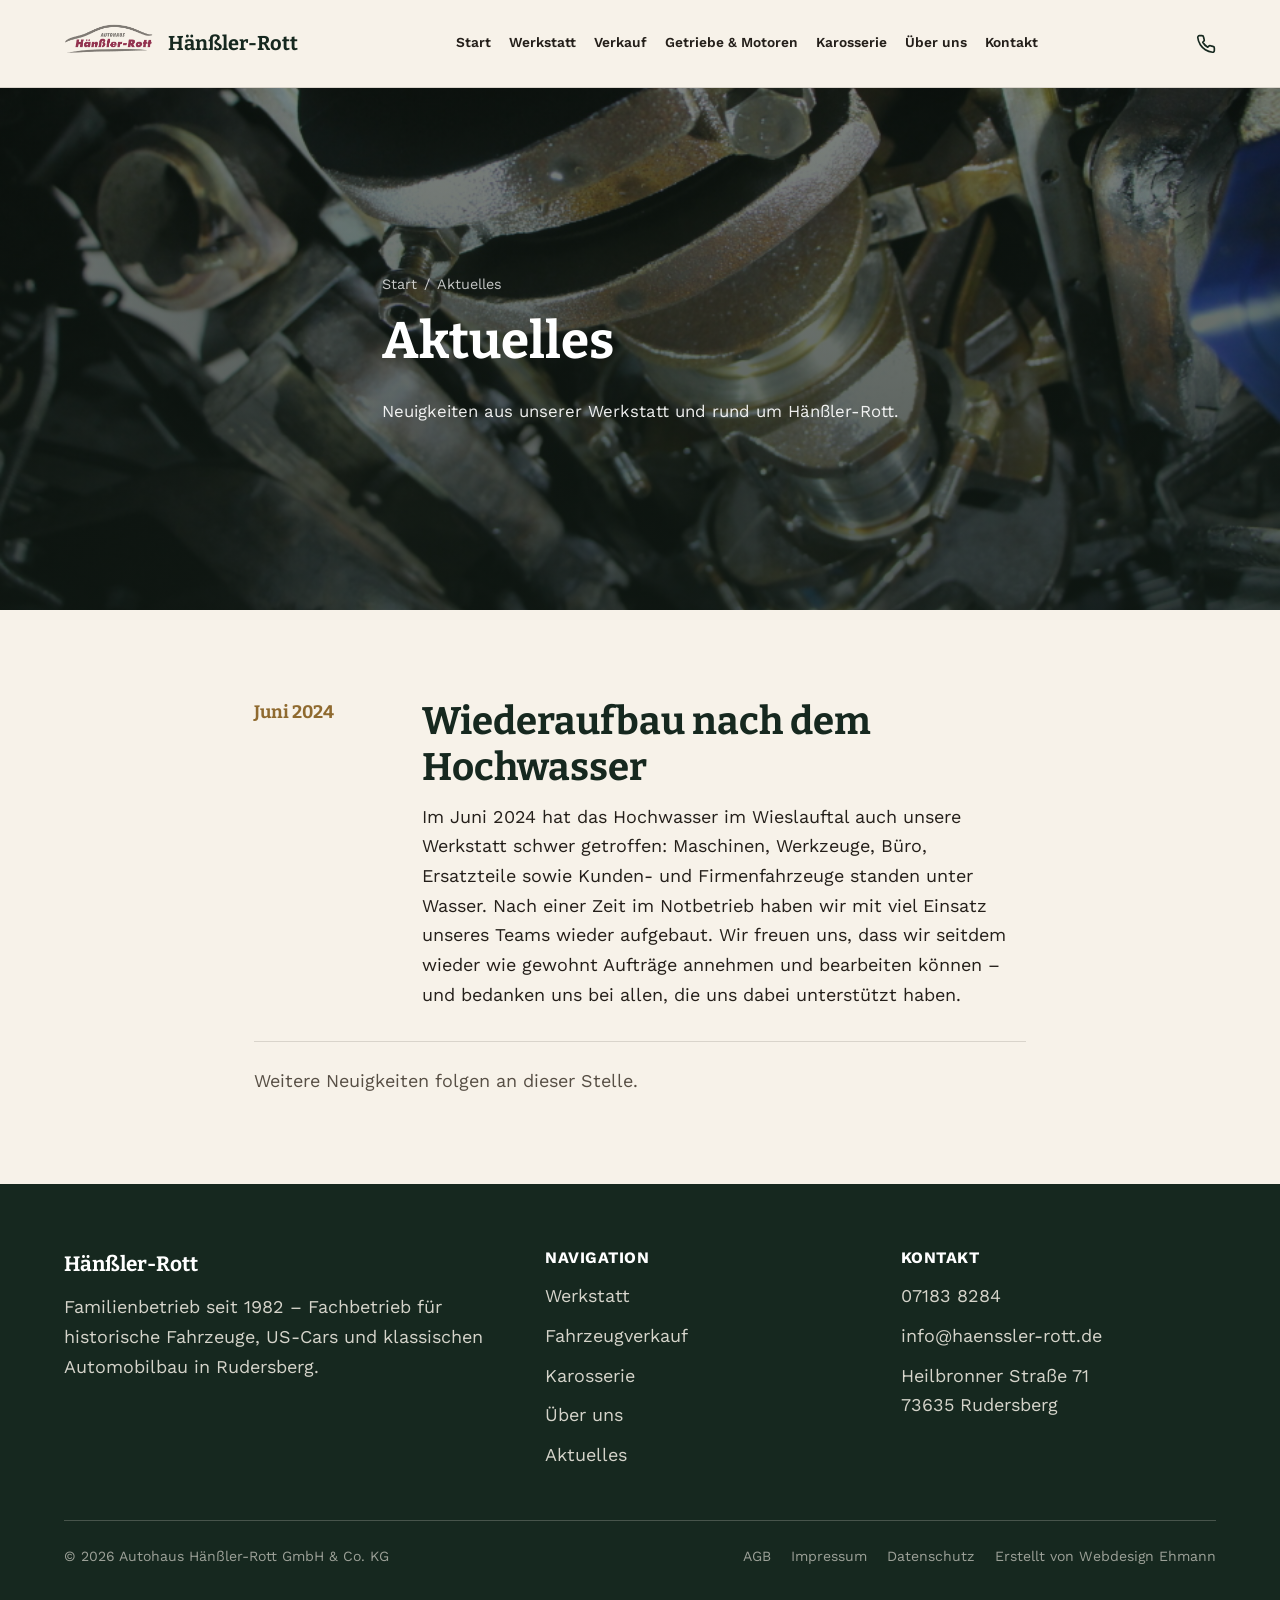
<file: aktuelles.html>
<!DOCTYPE html>
<html lang="de">
<head>
<meta charset="UTF-8">
<meta name="viewport" content="width=device-width, initial-scale=1.0">
<meta name="description" content="Aktuelles von Hänßler-Rott: Neuigkeiten aus Werkstatt und Autohaus in Rudersberg.">
<title>Aktuelles – Autohaus Hänßler-Rott</title>
<link rel="stylesheet" href="css/fonts.css">
<link rel="stylesheet" href="css/style.css?v=8">
</head>
<body>

<a class="skip-link" href="#main">Zum Inhalt springen</a>

<header class="site-header" id="site-header">
  <div class="container site-header__inner">
    <a href="index.html" class="site-header__brand" aria-label="Hänßler-Rott – Startseite">
      <img src="assets/images/logo.png" alt="Autohaus Hänßler-Rott Logo" class="site-header__logo-img">
      <span class="site-header__brand-text">
        <span class="site-header__brand-main">Hänßler-Rott</span>
        <span class="site-header__brand-sub">Autohaus &amp; Oldtimer-Werkstatt seit 1982</span>
      </span>
    </a>
    <nav id="site-nav" aria-label="Hauptnavigation">
      <ul class="site-nav__list">
        <li><a href="index.html" class="site-nav__link">Start</a></li>
        <li><a href="werkstatt.html" class="site-nav__link">Werkstatt</a></li>
        <li><a href="verkauf.html" class="site-nav__link">Verkauf</a></li>
        <li><a href="getriebe-motoren-differential.html" class="site-nav__link">Getriebe &amp; Motoren</a></li>
        <li><a href="karosserie.html" class="site-nav__link">Karosserie</a></li>
        <li><a href="ueber-uns.html" class="site-nav__link">Über uns</a></li>
        <li><a href="kontakt.html" class="site-nav__link">Kontakt</a></li>
      </ul>
    </nav>
    <div class="site-header__actions">
      <a href="tel:+4971838284" class="site-header__phone">
        <svg viewBox="0 0 24 24" fill="none" stroke="currentColor" stroke-width="2" stroke-linecap="round" stroke-linejoin="round" aria-hidden="true"><path d="M22 16.92v3a2 2 0 0 1-2.18 2 19.79 19.79 0 0 1-8.63-3.07 19.5 19.5 0 0 1-6-6 19.79 19.79 0 0 1-3.07-8.67A2 2 0 0 1 4.11 2h3a2 2 0 0 1 2 1.72c.127.96.361 1.903.7 2.81a2 2 0 0 1-.45 2.11L8.09 9.91a16 16 0 0 0 6 6l1.27-1.27a2 2 0 0 1 2.11-.45c.907.339 1.85.573 2.81.7A2 2 0 0 1 22 16.92z"/></svg>
        <span>07183 8284</span>
      </a>
      <button id="nav-toggle" class="nav-toggle" aria-label="Menü öffnen" aria-expanded="false" aria-controls="site-nav">
        <span></span><span></span><span></span>
      </button>
    </div>
  </div>
</header>

<main id="main">

  <!-- DESKTOP -->
  <section class="page-hero-full" aria-label="Aktuelles">
    <div class="page-hero-full__bg" style="background-image:url('assets/images/hero-werkstatt.jpg')" aria-hidden="true"></div>
    <div class="container page-hero-full__content">
      <p class="breadcrumb"><a href="index.html">Start</a><span aria-hidden="true">/</span>Aktuelles</p>
      <h1>Aktuelles</h1>
      <p class="hero__lead">Neuigkeiten aus unserer Werkstatt und rund um Hänßler-Rott.</p>
    </div>
  </section>

  <!-- MOBIL -->
  <section class="page-header" aria-label="Aktuelles">
    <div class="container">
      <p class="breadcrumb"><a href="index.html">Start</a><span aria-hidden="true">/</span>Aktuelles</p>
      <h1>Aktuelles</h1>
      <p class="hero__lead">Neuigkeiten aus unserer Werkstatt und rund um Hänßler-Rott.</p>
    </div>
  </section>
  <div class="page-banner">
    <img src="assets/images/hero-werkstatt.jpg" alt="Mechanikarbeiten in der Werkstatt von Hänßler-Rott">
  </div>

  <section class="section">
    <div class="container" style="max-width:820px;">
      <article class="news-item">
        <div class="news-item__date">Juni 2024</div>
        <div>
          <h2 style="margin-bottom:0.3em;">Wiederaufbau nach dem Hochwasser</h2>
          <p>Im Juni 2024 hat das Hochwasser im Wieslauftal auch unsere Werkstatt schwer getroffen: Maschinen, Werkzeuge, Büro, Ersatzteile sowie Kunden- und Firmenfahrzeuge standen unter Wasser. Nach einer Zeit im Notbetrieb haben wir mit viel Einsatz unseres Teams wieder aufgebaut. Wir freuen uns, dass wir seitdem wieder wie gewohnt Aufträge annehmen und bearbeiten können – und bedanken uns bei allen, die uns dabei unterstützt haben.</p>
        </div>
      </article>
      <p  style="color: var(--color-ink-soft); margin-top:24px;">Weitere Neuigkeiten folgen an dieser Stelle.</p>
    </div>
  </section>

</main>

<footer class="site-footer">
  <div class="container">
    <div class="footer-grid">
      <div>
        <div class="footer-brand">Hänßler-Rott</div>
        <p>Familienbetrieb seit 1982 – Fachbetrieb für historische Fahrzeuge, US-Cars und klassischen Automobilbau in Rudersberg.</p>
      </div>
      <div>
        <h4>Navigation</h4>
        <ul>
          <li><a href="werkstatt.html">Werkstatt</a></li>
          <li><a href="verkauf.html">Fahrzeugverkauf</a></li>
          <li><a href="karosserie.html">Karosserie</a></li>
          <li><a href="ueber-uns.html">Über uns</a></li>
          <li><a href="aktuelles.html">Aktuelles</a></li>
        </ul>
      </div>
      <div>
        <h4>Kontakt</h4>
        <ul>
          <li><a href="tel:+4971838284">07183 8284</a></li>
          <li><a href="mailto:info@haenssler-rott.de">info@haenssler-rott.de</a></li>
          <li>Heilbronner Straße 71<br>73635 Rudersberg</li>
        </ul>
      </div>
    </div>
    <div class="footer-bottom">
      <span>&copy; <span id="year"></span> Autohaus Hänßler-Rott GmbH &amp; Co. KG</span>
      <ul>
        <li><a href="agb.html">AGB</a></li>
        <li><a href="impressum.html">Impressum</a></li>
        <li><a href="datenschutz.html">Datenschutz</a></li>
        <li><a href="https://www.webdesign-ehmann.de" target="_blank" rel="noopener">Erstellt von Webdesign Ehmann</a></li>
      </ul>
    </div>
  </div>
</footer>

<script src="js/main.js?v=2"></script>
</body>
</html>
</file>
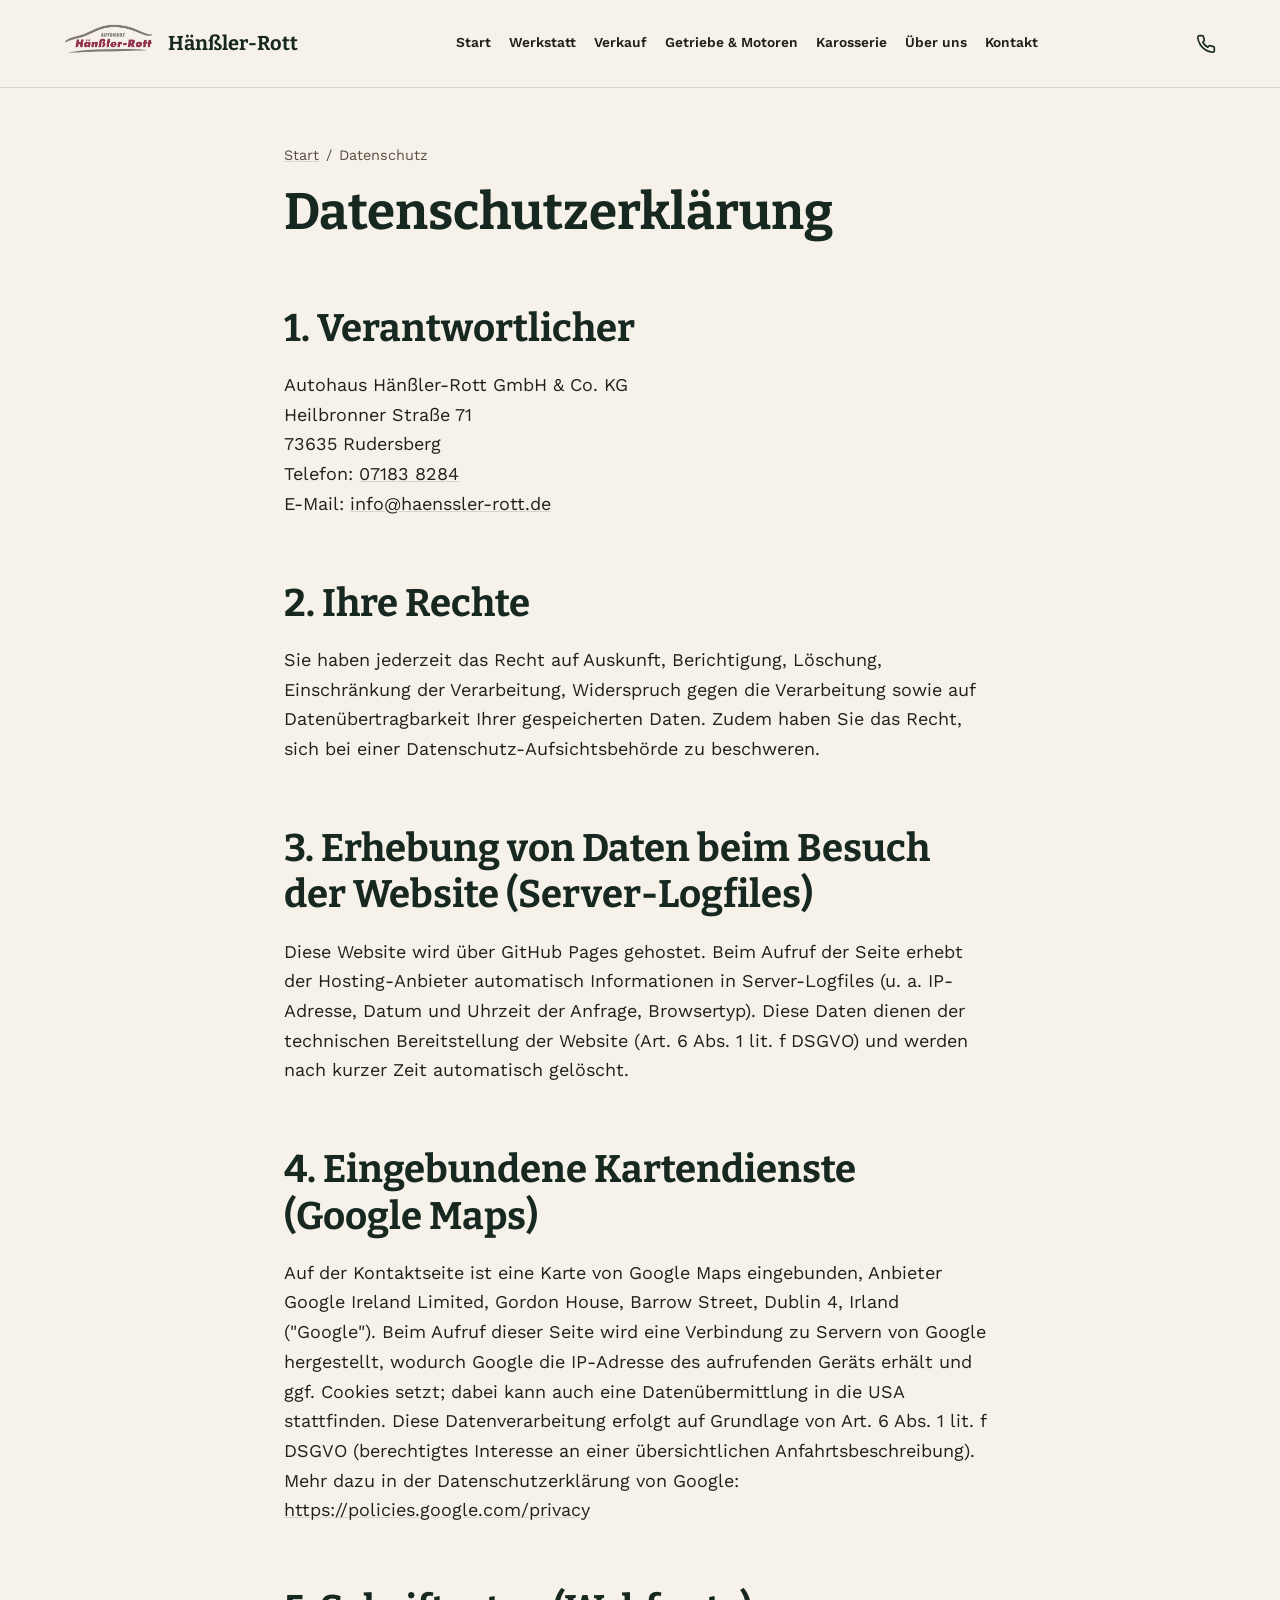
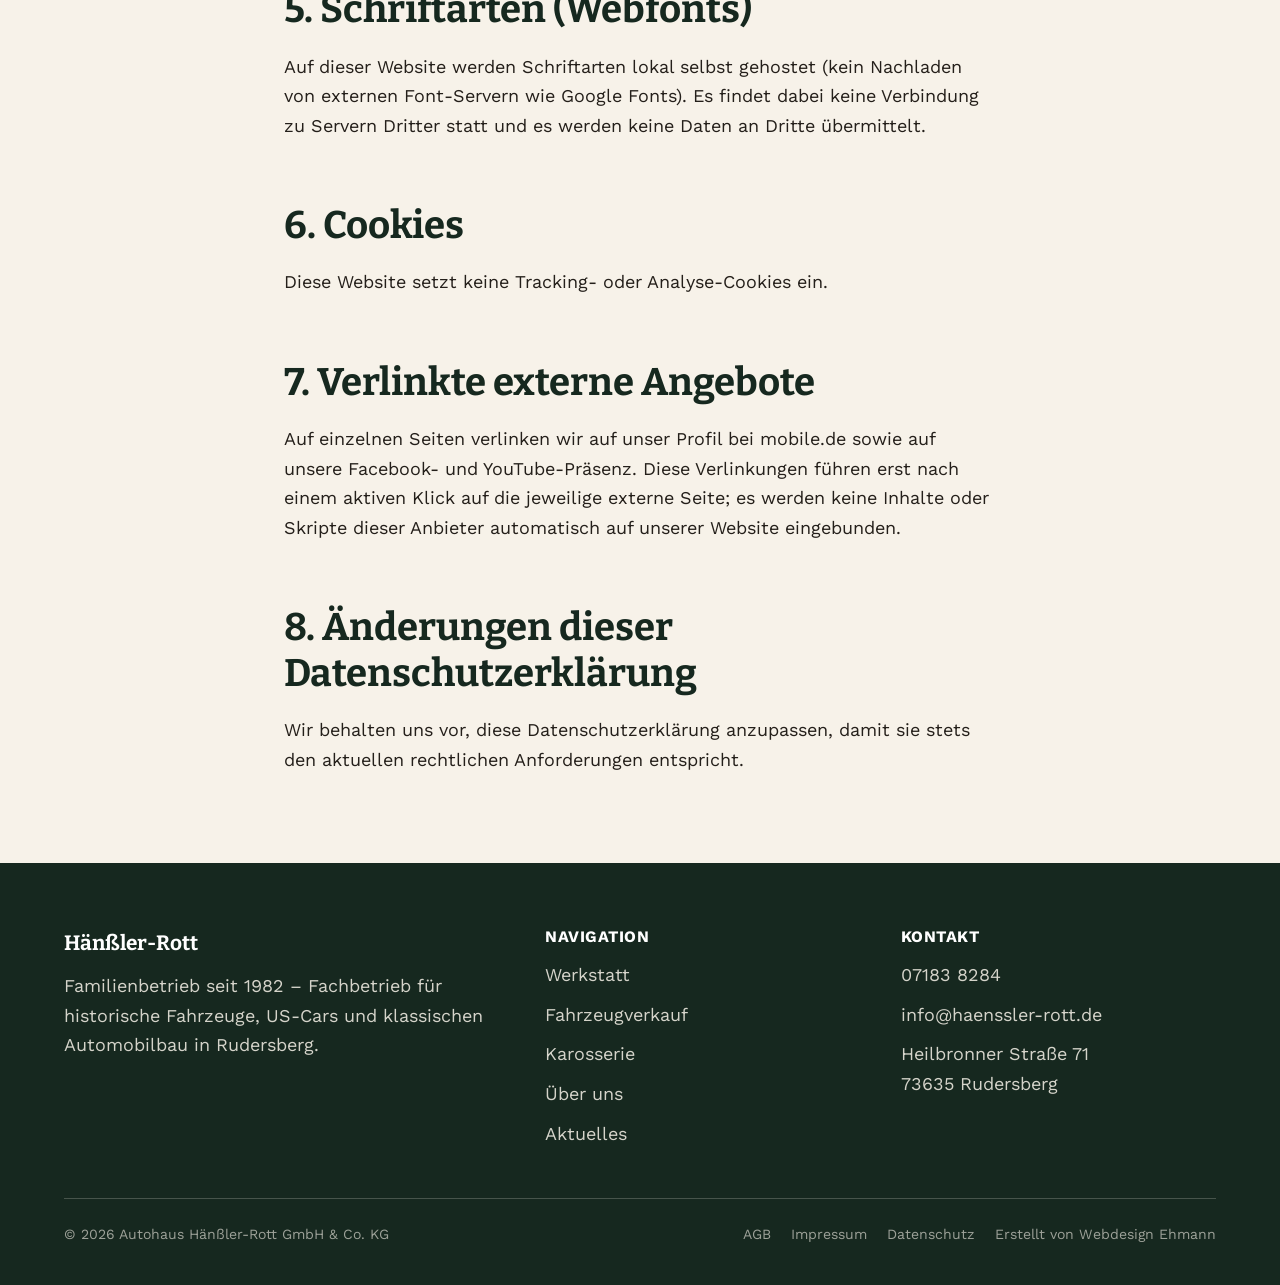
<file: datenschutz.html>
<!DOCTYPE html>
<html lang="de">
<head>
<meta charset="UTF-8">
<meta name="viewport" content="width=device-width, initial-scale=1.0">
<meta name="description" content="Datenschutzerklärung der Autohaus Hänßler-Rott GmbH &amp; Co. KG in Rudersberg.">
<title>Datenschutzerklärung – Autohaus Hänßler-Rott</title>
<link rel="stylesheet" href="css/fonts.css">
<link rel="stylesheet" href="css/style.css?v=8">
</head>
<body>

<a class="skip-link" href="#main">Zum Inhalt springen</a>

<header class="site-header" id="site-header">
  <div class="container site-header__inner">
    <a href="index.html" class="site-header__brand" aria-label="Hänßler-Rott – Startseite">
      <img src="assets/images/logo.png" alt="Autohaus Hänßler-Rott Logo" class="site-header__logo-img">
      <span class="site-header__brand-text">
        <span class="site-header__brand-main">Hänßler-Rott</span>
        <span class="site-header__brand-sub">Autohaus &amp; Oldtimer-Werkstatt seit 1982</span>
      </span>
    </a>
    <nav id="site-nav" aria-label="Hauptnavigation">
      <ul class="site-nav__list">
        <li><a href="index.html" class="site-nav__link">Start</a></li>
        <li><a href="werkstatt.html" class="site-nav__link">Werkstatt</a></li>
        <li><a href="verkauf.html" class="site-nav__link">Verkauf</a></li>
        <li><a href="getriebe-motoren-differential.html" class="site-nav__link">Getriebe &amp; Motoren</a></li>
        <li><a href="karosserie.html" class="site-nav__link">Karosserie</a></li>
        <li><a href="ueber-uns.html" class="site-nav__link">Über uns</a></li>
        <li><a href="kontakt.html" class="site-nav__link">Kontakt</a></li>
      </ul>
    </nav>
    <div class="site-header__actions">
      <a href="tel:+4971838284" class="site-header__phone">
        <svg viewBox="0 0 24 24" fill="none" stroke="currentColor" stroke-width="2" stroke-linecap="round" stroke-linejoin="round" aria-hidden="true"><path d="M22 16.92v3a2 2 0 0 1-2.18 2 19.79 19.79 0 0 1-8.63-3.07 19.5 19.5 0 0 1-6-6 19.79 19.79 0 0 1-3.07-8.67A2 2 0 0 1 4.11 2h3a2 2 0 0 1 2 1.72c.127.96.361 1.903.7 2.81a2 2 0 0 1-.45 2.11L8.09 9.91a16 16 0 0 0 6 6l1.27-1.27a2 2 0 0 1 2.11-.45c.907.339 1.85.573 2.81.7A2 2 0 0 1 22 16.92z"/></svg>
        <span>07183 8284</span>
      </a>
      <button id="nav-toggle" class="nav-toggle" aria-label="Menü öffnen" aria-expanded="false" aria-controls="site-nav">
        <span></span><span></span><span></span>
      </button>
    </div>
  </div>
</header>

<main id="main">
  <section class="section" style="padding-top:56px;">
    <div class="container legal-content">
      <p class="breadcrumb" style="color: var(--color-ink-soft);"><a href="index.html">Start</a><span aria-hidden="true">/</span>Datenschutz</p>
      <h1>Datenschutzerklärung</h1>

      <h2>1. Verantwortlicher</h2>
      <address>
        Autohaus Hänßler-Rott GmbH &amp; Co. KG<br>
        Heilbronner Straße 71<br>
        73635 Rudersberg
      </address>
      <p>
        Telefon: <a href="tel:+4971838284">07183 8284</a><br>
        E-Mail: <a href="mailto:info@haenssler-rott.de">info@haenssler-rott.de</a>
      </p>

      <h2>2. Ihre Rechte</h2>
      <p>Sie haben jederzeit das Recht auf Auskunft, Berichtigung, Löschung, Einschränkung der Verarbeitung, Widerspruch gegen die Verarbeitung sowie auf Datenübertragbarkeit Ihrer gespeicherten Daten. Zudem haben Sie das Recht, sich bei einer Datenschutz-Aufsichtsbehörde zu beschweren.</p>

      <h2>3. Erhebung von Daten beim Besuch der Website (Server-Logfiles)</h2>
      <p>Diese Website wird über GitHub Pages gehostet. Beim Aufruf der Seite erhebt der Hosting-Anbieter automatisch Informationen in Server-Logfiles (u. a. IP-Adresse, Datum und Uhrzeit der Anfrage, Browsertyp). Diese Daten dienen der technischen Bereitstellung der Website (Art. 6 Abs. 1 lit. f DSGVO) und werden nach kurzer Zeit automatisch gelöscht.</p>

      <h2>4. Eingebundene Kartendienste (Google Maps)</h2>
      <p>Auf der Kontaktseite ist eine Karte von Google Maps eingebunden, Anbieter Google Ireland Limited, Gordon House, Barrow Street, Dublin 4, Irland ("Google"). Beim Aufruf dieser Seite wird eine Verbindung zu Servern von Google hergestellt, wodurch Google die IP-Adresse des aufrufenden Geräts erhält und ggf. Cookies setzt; dabei kann auch eine Datenübermittlung in die USA stattfinden. Diese Datenverarbeitung erfolgt auf Grundlage von Art. 6 Abs. 1 lit. f DSGVO (berechtigtes Interesse an einer übersichtlichen Anfahrtsbeschreibung). Mehr dazu in der Datenschutzerklärung von Google: <a href="https://policies.google.com/privacy" target="_blank" rel="noopener">https://policies.google.com/privacy</a></p>

      <h2>5. Schriftarten (Webfonts)</h2>
      <p>Auf dieser Website werden Schriftarten lokal selbst gehostet (kein Nachladen von externen Font-Servern wie Google Fonts). Es findet dabei keine Verbindung zu Servern Dritter statt und es werden keine Daten an Dritte übermittelt.</p>

      <h2>6. Cookies</h2>
      <p>Diese Website setzt keine Tracking- oder Analyse-Cookies ein.</p>

      <h2>7. Verlinkte externe Angebote</h2>
      <p>Auf einzelnen Seiten verlinken wir auf unser Profil bei mobile.de sowie auf unsere Facebook- und YouTube-Präsenz. Diese Verlinkungen führen erst nach einem aktiven Klick auf die jeweilige externe Seite; es werden keine Inhalte oder Skripte dieser Anbieter automatisch auf unserer Website eingebunden.</p>

      <h2>8. Änderungen dieser Datenschutzerklärung</h2>
      <p>Wir behalten uns vor, diese Datenschutzerklärung anzupassen, damit sie stets den aktuellen rechtlichen Anforderungen entspricht.</p>

    </div>
  </section>
</main>

<footer class="site-footer">
  <div class="container">
    <div class="footer-grid">
      <div>
        <div class="footer-brand">Hänßler-Rott</div>
        <p>Familienbetrieb seit 1982 – Fachbetrieb für historische Fahrzeuge, US-Cars und klassischen Automobilbau in Rudersberg.</p>
      </div>
      <div>
        <h4>Navigation</h4>
        <ul>
          <li><a href="werkstatt.html">Werkstatt</a></li>
          <li><a href="verkauf.html">Fahrzeugverkauf</a></li>
          <li><a href="karosserie.html">Karosserie</a></li>
          <li><a href="ueber-uns.html">Über uns</a></li>
          <li><a href="aktuelles.html">Aktuelles</a></li>
        </ul>
      </div>
      <div>
        <h4>Kontakt</h4>
        <ul>
          <li><a href="tel:+4971838284">07183 8284</a></li>
          <li><a href="mailto:info@haenssler-rott.de">info@haenssler-rott.de</a></li>
          <li>Heilbronner Straße 71<br>73635 Rudersberg</li>
        </ul>
      </div>
    </div>
    <div class="footer-bottom">
      <span>&copy; <span id="year"></span> Autohaus Hänßler-Rott GmbH &amp; Co. KG</span>
      <ul>
        <li><a href="agb.html">AGB</a></li>
        <li><a href="impressum.html">Impressum</a></li>
        <li><a href="datenschutz.html">Datenschutz</a></li>
        <li><a href="https://www.webdesign-ehmann.de" target="_blank" rel="noopener">Erstellt von Webdesign Ehmann</a></li>
      </ul>
    </div>
  </div>
</footer>

<script src="js/main.js?v=2"></script>
</body>
</html>
</file>
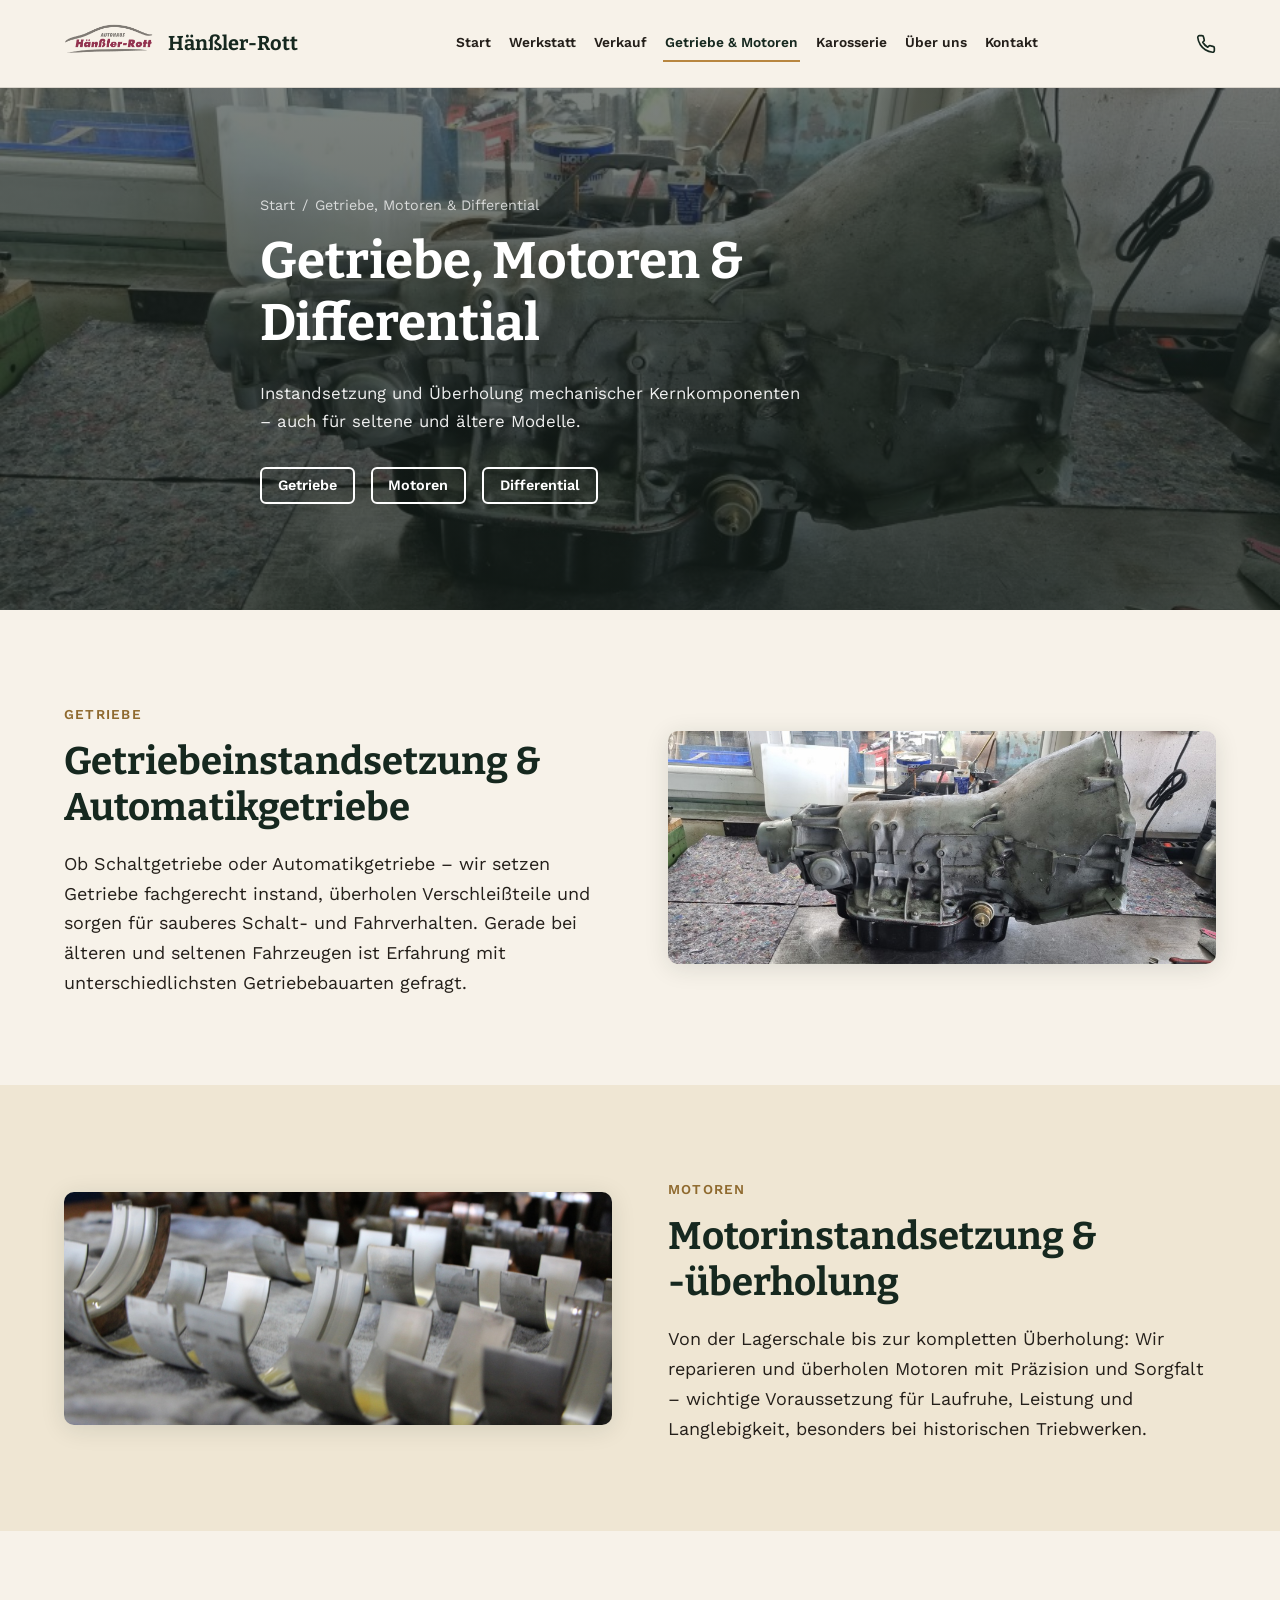
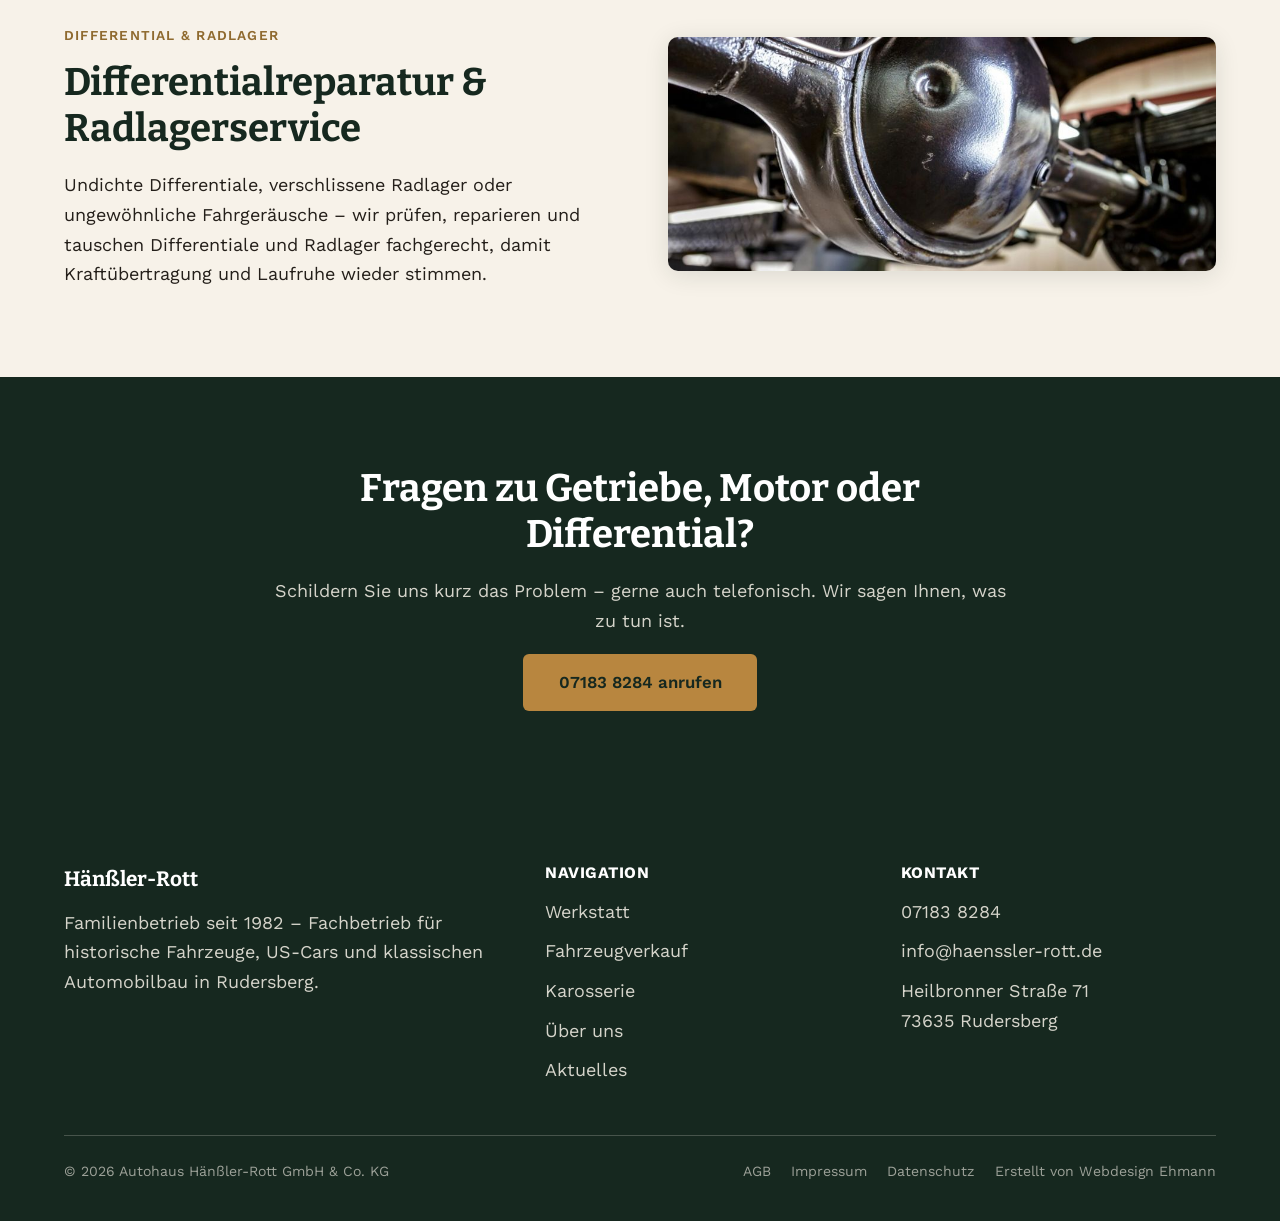
<file: getriebe-motoren-differential.html>
<!DOCTYPE html>
<html lang="de">
<head>
<meta charset="UTF-8">
<meta name="viewport" content="width=device-width, initial-scale=1.0">
<meta name="description" content="Getriebe-, Motoren- und Differentialreparatur bei Hänßler-Rott in Rudersberg: Automatikgetriebe, Motorüberholung, Differentialreparatur und Radlagerservice.">
<title>Getriebe, Motoren &amp; Differential – Autohaus Hänßler-Rott</title>
<link rel="stylesheet" href="css/fonts.css">
<link rel="stylesheet" href="css/style.css?v=8">
</head>
<body>

<a class="skip-link" href="#main">Zum Inhalt springen</a>

<header class="site-header" id="site-header">
  <div class="container site-header__inner">
    <a href="index.html" class="site-header__brand" aria-label="Hänßler-Rott – Startseite">
      <img src="assets/images/logo.png" alt="Autohaus Hänßler-Rott Logo" class="site-header__logo-img">
      <span class="site-header__brand-text">
        <span class="site-header__brand-main">Hänßler-Rott</span>
        <span class="site-header__brand-sub">Autohaus &amp; Oldtimer-Werkstatt seit 1982</span>
      </span>
    </a>
    <nav id="site-nav" aria-label="Hauptnavigation">
      <ul class="site-nav__list">
        <li><a href="index.html" class="site-nav__link">Start</a></li>
        <li><a href="werkstatt.html" class="site-nav__link">Werkstatt</a></li>
        <li><a href="verkauf.html" class="site-nav__link">Verkauf</a></li>
        <li><a href="getriebe-motoren-differential.html" class="site-nav__link">Getriebe &amp; Motoren</a></li>
        <li><a href="karosserie.html" class="site-nav__link">Karosserie</a></li>
        <li><a href="ueber-uns.html" class="site-nav__link">Über uns</a></li>
        <li><a href="kontakt.html" class="site-nav__link">Kontakt</a></li>
      </ul>
    </nav>
    <div class="site-header__actions">
      <a href="tel:+4971838284" class="site-header__phone">
        <svg viewBox="0 0 24 24" fill="none" stroke="currentColor" stroke-width="2" stroke-linecap="round" stroke-linejoin="round" aria-hidden="true"><path d="M22 16.92v3a2 2 0 0 1-2.18 2 19.79 19.79 0 0 1-8.63-3.07 19.5 19.5 0 0 1-6-6 19.79 19.79 0 0 1-3.07-8.67A2 2 0 0 1 4.11 2h3a2 2 0 0 1 2 1.72c.127.96.361 1.903.7 2.81a2 2 0 0 1-.45 2.11L8.09 9.91a16 16 0 0 0 6 6l1.27-1.27a2 2 0 0 1 2.11-.45c.907.339 1.85.573 2.81.7A2 2 0 0 1 22 16.92z"/></svg>
        <span>07183 8284</span>
      </a>
      <button id="nav-toggle" class="nav-toggle" aria-label="Menü öffnen" aria-expanded="false" aria-controls="site-nav">
        <span></span><span></span><span></span>
      </button>
    </div>
  </div>
</header>

<main id="main">

  <!-- DESKTOP -->
  <section class="page-hero-full" aria-label="Getriebe, Motoren & Differential">
    <div class="page-hero-full__bg" style="background-image:url('assets/images/hero-getriebe.jpg')" aria-hidden="true"></div>
    <div class="container page-hero-full__content">
      <p class="breadcrumb"><a href="index.html">Start</a><span aria-hidden="true">/</span>Getriebe, Motoren &amp; Differential</p>
      <h1>Getriebe, Motoren &amp; Differential</h1>
      <p class="hero__lead">Instandsetzung und Überholung mechanischer Kernkomponenten – auch für seltene und ältere Modelle.</p>
      <div class="hero__ctas">
        <a href="#getriebe" class="btn btn--outline btn--sm">Getriebe</a>
        <a href="#motoren" class="btn btn--outline btn--sm">Motoren</a>
        <a href="#differential" class="btn btn--outline btn--sm">Differential</a>
      </div>
    </div>
  </section>

  <!-- MOBIL -->
  <section class="page-header" aria-label="Getriebe, Motoren & Differential">
    <div class="container">
      <p class="breadcrumb"><a href="index.html">Start</a><span aria-hidden="true">/</span>Getriebe, Motoren &amp; Differential</p>
      <h1>Getriebe, Motoren &amp; Differential</h1>
      <p class="hero__lead">Instandsetzung und Überholung mechanischer Kernkomponenten – auch für seltene und ältere Modelle.</p>
      <div class="hero__ctas">
        <a href="#getriebe" class="btn btn--outline btn--sm">Getriebe</a>
        <a href="#motoren" class="btn btn--outline btn--sm">Motoren</a>
        <a href="#differential" class="btn btn--outline btn--sm">Differential</a>
      </div>
    </div>
  </section>
  <div class="page-banner">
    <img src="assets/images/hero-getriebe.jpg" alt="Ausgebautes Getriebe auf der Werkbank">
  </div>

  <section class="section" id="getriebe">
    <div class="container">
      <div class="grid grid--2" style="align-items:center; gap:56px;">
        <div>
          <p class="eyebrow">Getriebe</p>
          <h2>Getriebeinstandsetzung &amp; Automatikgetriebe</h2>
          <p>Ob Schaltgetriebe oder Automatikgetriebe – wir setzen Getriebe fachgerecht instand, überholen Verschleißteile und sorgen für sauberes Schalt- und Fahrverhalten. Gerade bei älteren und seltenen Fahrzeugen ist Erfahrung mit unterschiedlichsten Getriebebauarten gefragt.</p>
        </div>
        <div>
          <img src="assets/images/hero-getriebe.jpg" alt="Ausgebautes Automatikgetriebe auf der Werkbank" style="border-radius: var(--radius-lg); box-shadow: var(--shadow-card);">
        </div>
      </div>
    </div>
  </section>

  <section class="section section--alt" id="motoren">
    <div class="container">
      <div class="grid grid--2" style="align-items:center; gap:56px;">
        <div  style="order:2;">
          <p class="eyebrow">Motoren</p>
          <h2>Motorinstandsetzung &amp; -überholung</h2>
          <p>Von der Lagerschale bis zur kompletten Überholung: Wir reparieren und überholen Motoren mit Präzision und Sorgfalt – wichtige Voraussetzung für Laufruhe, Leistung und Langlebigkeit, besonders bei historischen Triebwerken.</p>
        </div>
        <div  style="order:1;">
          <img src="assets/images/hero-motoren.jpg" alt="Motorlagerschalen einer Kurbelwelle bei der Instandsetzung" style="border-radius: var(--radius-lg); box-shadow: var(--shadow-card);">
        </div>
      </div>
    </div>
  </section>

  <section class="section" id="differential">
    <div class="container">
      <div class="grid grid--2" style="align-items:center; gap:56px;">
        <div>
          <p class="eyebrow">Differential &amp; Radlager</p>
          <h2>Differentialreparatur &amp; Radlagerservice</h2>
          <p>Undichte Differentiale, verschlissene Radlager oder ungewöhnliche Fahrgeräusche – wir prüfen, reparieren und tauschen Differentiale und Radlager fachgerecht, damit Kraftübertragung und Laufruhe wieder stimmen.</p>
        </div>
        <div>
          <img src="assets/images/hero-differential.jpg" alt="Differentialgehäuse eines Fahrzeugs von unten" style="border-radius: var(--radius-lg); box-shadow: var(--shadow-card);">
        </div>
      </div>
    </div>
  </section>

  <section class="section section--dark">
    <div class="container" style="max-width:780px; text-align:center;">
      <h2>Fragen zu Getriebe, Motor oder Differential?</h2>
      <p  style="color:rgba(247,242,233,0.85);">Schildern Sie uns kurz das Problem – gerne auch telefonisch. Wir sagen Ihnen, was zu tun ist.</p>
      <p><a href="tel:+4971838284" class="btn btn--primary btn--lg">07183 8284 anrufen</a></p>
    </div>
  </section>

</main>

<footer class="site-footer">
  <div class="container">
    <div class="footer-grid">
      <div>
        <div class="footer-brand">Hänßler-Rott</div>
        <p>Familienbetrieb seit 1982 – Fachbetrieb für historische Fahrzeuge, US-Cars und klassischen Automobilbau in Rudersberg.</p>
      </div>
      <div>
        <h4>Navigation</h4>
        <ul>
          <li><a href="werkstatt.html">Werkstatt</a></li>
          <li><a href="verkauf.html">Fahrzeugverkauf</a></li>
          <li><a href="karosserie.html">Karosserie</a></li>
          <li><a href="ueber-uns.html">Über uns</a></li>
          <li><a href="aktuelles.html">Aktuelles</a></li>
        </ul>
      </div>
      <div>
        <h4>Kontakt</h4>
        <ul>
          <li><a href="tel:+4971838284">07183 8284</a></li>
          <li><a href="mailto:info@haenssler-rott.de">info@haenssler-rott.de</a></li>
          <li>Heilbronner Straße 71<br>73635 Rudersberg</li>
        </ul>
      </div>
    </div>
    <div class="footer-bottom">
      <span>&copy; <span id="year"></span> Autohaus Hänßler-Rott GmbH &amp; Co. KG</span>
      <ul>
        <li><a href="agb.html">AGB</a></li>
        <li><a href="impressum.html">Impressum</a></li>
        <li><a href="datenschutz.html">Datenschutz</a></li>
        <li><a href="https://www.webdesign-ehmann.de" target="_blank" rel="noopener">Erstellt von Webdesign Ehmann</a></li>
      </ul>
    </div>
  </div>
</footer>

<script src="js/main.js?v=2"></script>
</body>
</html>
</file>
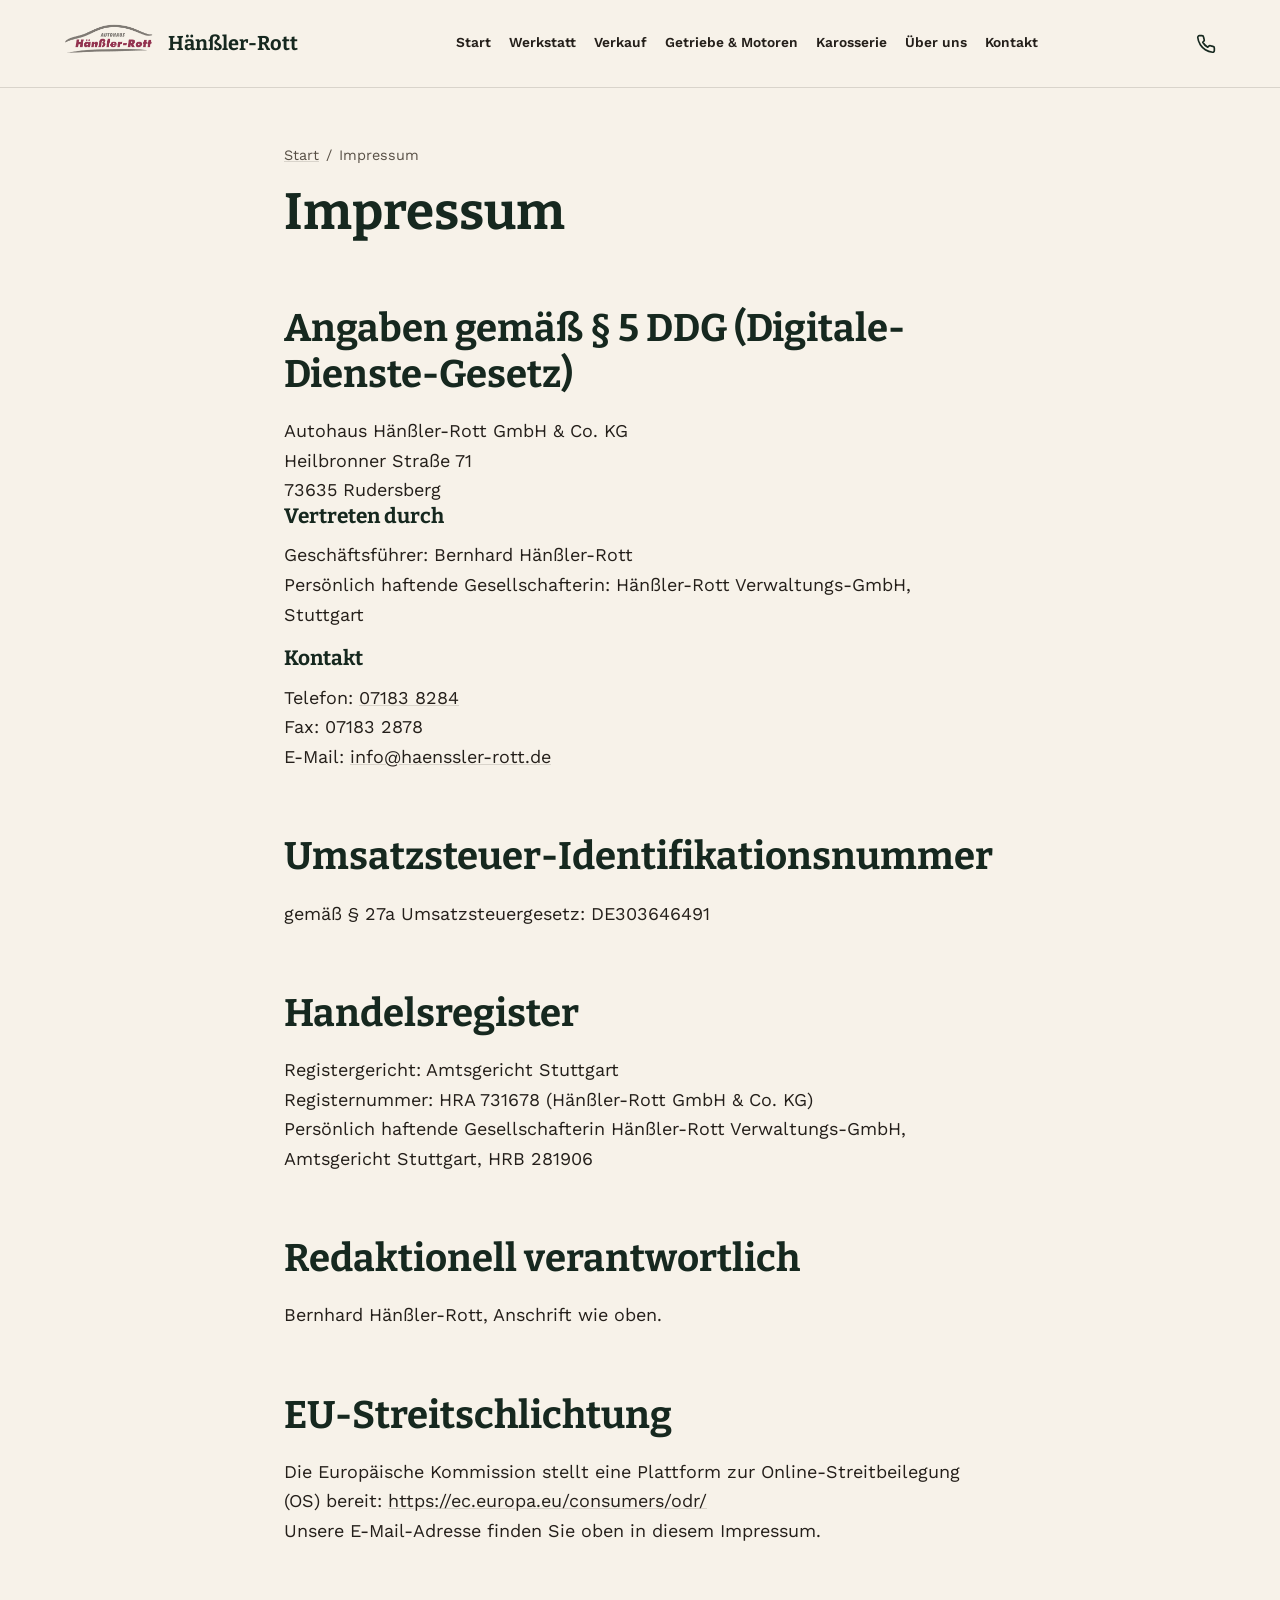
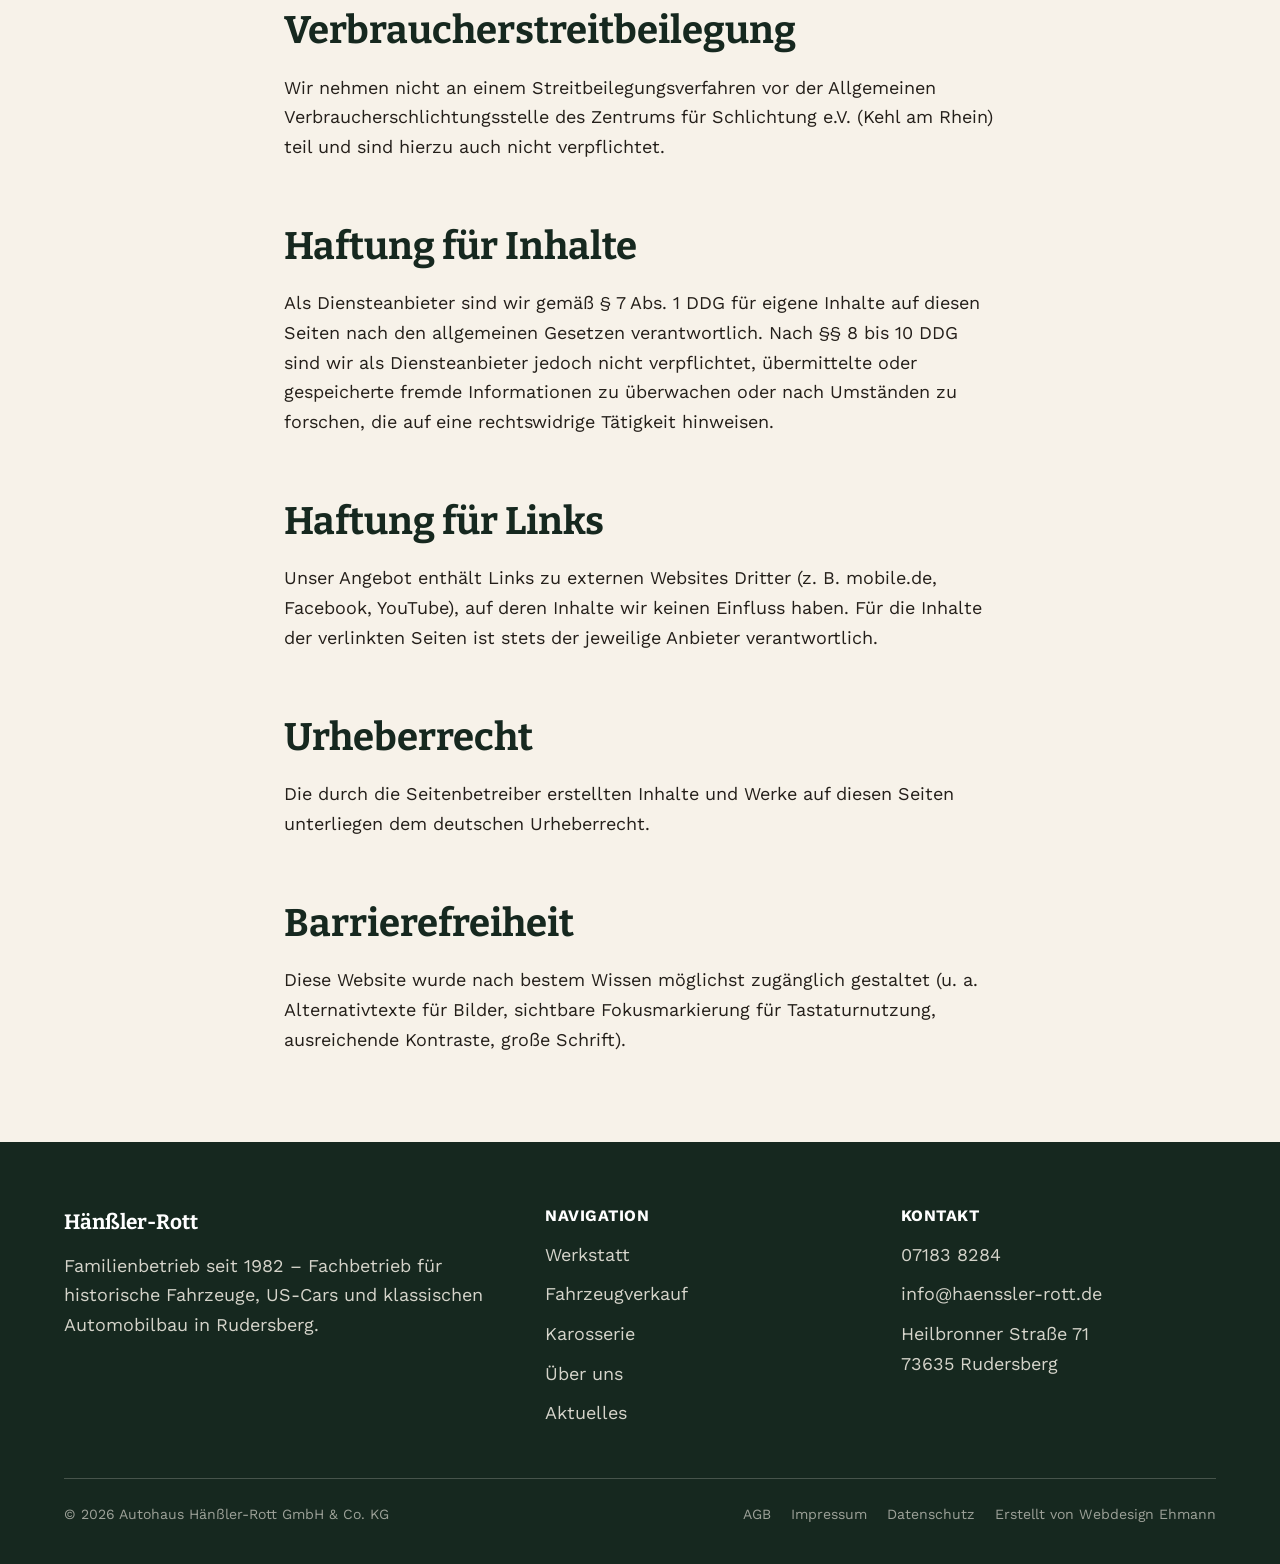
<file: impressum.html>
<!DOCTYPE html>
<html lang="de">
<head>
<meta charset="UTF-8">
<meta name="viewport" content="width=device-width, initial-scale=1.0">
<meta name="description" content="Impressum der Autohaus Hänßler-Rott GmbH &amp; Co. KG in Rudersberg. Angaben gemäß § 5 DDG.">
<title>Impressum – Autohaus Hänßler-Rott</title>
<link rel="stylesheet" href="css/fonts.css">
<link rel="stylesheet" href="css/style.css?v=8">
</head>
<body>

<a class="skip-link" href="#main">Zum Inhalt springen</a>

<header class="site-header" id="site-header">
  <div class="container site-header__inner">
    <a href="index.html" class="site-header__brand" aria-label="Hänßler-Rott – Startseite">
      <img src="assets/images/logo.png" alt="Autohaus Hänßler-Rott Logo" class="site-header__logo-img">
      <span class="site-header__brand-text">
        <span class="site-header__brand-main">Hänßler-Rott</span>
        <span class="site-header__brand-sub">Autohaus &amp; Oldtimer-Werkstatt seit 1982</span>
      </span>
    </a>
    <nav id="site-nav" aria-label="Hauptnavigation">
      <ul class="site-nav__list">
        <li><a href="index.html" class="site-nav__link">Start</a></li>
        <li><a href="werkstatt.html" class="site-nav__link">Werkstatt</a></li>
        <li><a href="verkauf.html" class="site-nav__link">Verkauf</a></li>
        <li><a href="getriebe-motoren-differential.html" class="site-nav__link">Getriebe &amp; Motoren</a></li>
        <li><a href="karosserie.html" class="site-nav__link">Karosserie</a></li>
        <li><a href="ueber-uns.html" class="site-nav__link">Über uns</a></li>
        <li><a href="kontakt.html" class="site-nav__link">Kontakt</a></li>
      </ul>
    </nav>
    <div class="site-header__actions">
      <a href="tel:+4971838284" class="site-header__phone">
        <svg viewBox="0 0 24 24" fill="none" stroke="currentColor" stroke-width="2" stroke-linecap="round" stroke-linejoin="round" aria-hidden="true"><path d="M22 16.92v3a2 2 0 0 1-2.18 2 19.79 19.79 0 0 1-8.63-3.07 19.5 19.5 0 0 1-6-6 19.79 19.79 0 0 1-3.07-8.67A2 2 0 0 1 4.11 2h3a2 2 0 0 1 2 1.72c.127.96.361 1.903.7 2.81a2 2 0 0 1-.45 2.11L8.09 9.91a16 16 0 0 0 6 6l1.27-1.27a2 2 0 0 1 2.11-.45c.907.339 1.85.573 2.81.7A2 2 0 0 1 22 16.92z"/></svg>
        <span>07183 8284</span>
      </a>
      <button id="nav-toggle" class="nav-toggle" aria-label="Menü öffnen" aria-expanded="false" aria-controls="site-nav">
        <span></span><span></span><span></span>
      </button>
    </div>
  </div>
</header>

<main id="main">
  <section class="section" style="padding-top:56px;">
    <div class="container legal-content">
      <p class="breadcrumb" style="color: var(--color-ink-soft);"><a href="index.html">Start</a><span aria-hidden="true">/</span>Impressum</p>
      <h1>Impressum</h1>

      <h2>Angaben gemäß § 5 DDG (Digitale-Dienste-Gesetz)</h2>
      <address>
        Autohaus Hänßler-Rott GmbH &amp; Co. KG<br>
        Heilbronner Straße 71<br>
        73635 Rudersberg
      </address>

      <h3>Vertreten durch</h3>
      <p>Geschäftsführer: Bernhard Hänßler-Rott<br>
      Persönlich haftende Gesellschafterin: Hänßler-Rott Verwaltungs-GmbH, Stuttgart</p>

      <h3>Kontakt</h3>
      <p>
        Telefon: <a href="tel:+4971838284">07183 8284</a><br>
        Fax: 07183 2878<br>
        E-Mail: <a href="mailto:info@haenssler-rott.de">info@haenssler-rott.de</a>
      </p>

      <h2>Umsatzsteuer-Identifikationsnummer</h2>
      <p>gemäß § 27a Umsatzsteuergesetz: DE303646491</p>

      <h2>Handelsregister</h2>
      <p>
        Registergericht: Amtsgericht Stuttgart<br>
        Registernummer: HRA 731678 (Hänßler-Rott GmbH &amp; Co. KG)<br>
        Persönlich haftende Gesellschafterin Hänßler-Rott Verwaltungs-GmbH, Amtsgericht Stuttgart, HRB 281906
      </p>

      <h2>Redaktionell verantwortlich</h2>
      <p>Bernhard Hänßler-Rott, Anschrift wie oben.</p>

      <h2>EU-Streitschlichtung</h2>
      <p>
        Die Europäische Kommission stellt eine Plattform zur Online-Streitbeilegung (OS) bereit:
        <a href="https://ec.europa.eu/consumers/odr/" target="_blank" rel="noopener">https://ec.europa.eu/consumers/odr/</a><br>
        Unsere E-Mail-Adresse finden Sie oben in diesem Impressum.
      </p>

      <h2>Verbraucherstreitbeilegung</h2>
      <p>Wir nehmen nicht an einem Streitbeilegungsverfahren vor der Allgemeinen Verbraucherschlichtungsstelle des Zentrums für Schlichtung e.V. (Kehl am Rhein) teil und sind hierzu auch nicht verpflichtet.</p>

      <h2>Haftung für Inhalte</h2>
      <p>Als Diensteanbieter sind wir gemäß § 7 Abs. 1 DDG für eigene Inhalte auf diesen Seiten nach den allgemeinen Gesetzen verantwortlich. Nach §§ 8 bis 10 DDG sind wir als Diensteanbieter jedoch nicht verpflichtet, übermittelte oder gespeicherte fremde Informationen zu überwachen oder nach Umständen zu forschen, die auf eine rechtswidrige Tätigkeit hinweisen.</p>

      <h2>Haftung für Links</h2>
      <p>Unser Angebot enthält Links zu externen Websites Dritter (z. B. mobile.de, Facebook, YouTube), auf deren Inhalte wir keinen Einfluss haben. Für die Inhalte der verlinkten Seiten ist stets der jeweilige Anbieter verantwortlich.</p>

      <h2>Urheberrecht</h2>
      <p>Die durch die Seitenbetreiber erstellten Inhalte und Werke auf diesen Seiten unterliegen dem deutschen Urheberrecht.</p>

      <h2>Barrierefreiheit</h2>
      <p>Diese Website wurde nach bestem Wissen möglichst zugänglich gestaltet (u. a. Alternativtexte für Bilder, sichtbare Fokusmarkierung für Tastaturnutzung, ausreichende Kontraste, große Schrift).</p>

    </div>
  </section>
</main>

<footer class="site-footer">
  <div class="container">
    <div class="footer-grid">
      <div>
        <div class="footer-brand">Hänßler-Rott</div>
        <p>Familienbetrieb seit 1982 – Fachbetrieb für historische Fahrzeuge, US-Cars und klassischen Automobilbau in Rudersberg.</p>
      </div>
      <div>
        <h4>Navigation</h4>
        <ul>
          <li><a href="werkstatt.html">Werkstatt</a></li>
          <li><a href="verkauf.html">Fahrzeugverkauf</a></li>
          <li><a href="karosserie.html">Karosserie</a></li>
          <li><a href="ueber-uns.html">Über uns</a></li>
          <li><a href="aktuelles.html">Aktuelles</a></li>
        </ul>
      </div>
      <div>
        <h4>Kontakt</h4>
        <ul>
          <li><a href="tel:+4971838284">07183 8284</a></li>
          <li><a href="mailto:info@haenssler-rott.de">info@haenssler-rott.de</a></li>
          <li>Heilbronner Straße 71<br>73635 Rudersberg</li>
        </ul>
      </div>
    </div>
    <div class="footer-bottom">
      <span>&copy; <span id="year"></span> Autohaus Hänßler-Rott GmbH &amp; Co. KG</span>
      <ul>
        <li><a href="agb.html">AGB</a></li>
        <li><a href="impressum.html">Impressum</a></li>
        <li><a href="datenschutz.html">Datenschutz</a></li>
        <li><a href="https://www.webdesign-ehmann.de" target="_blank" rel="noopener">Erstellt von Webdesign Ehmann</a></li>
      </ul>
    </div>
  </div>
</footer>

<script src="js/main.js?v=2"></script>
</body>
</html>
</file>
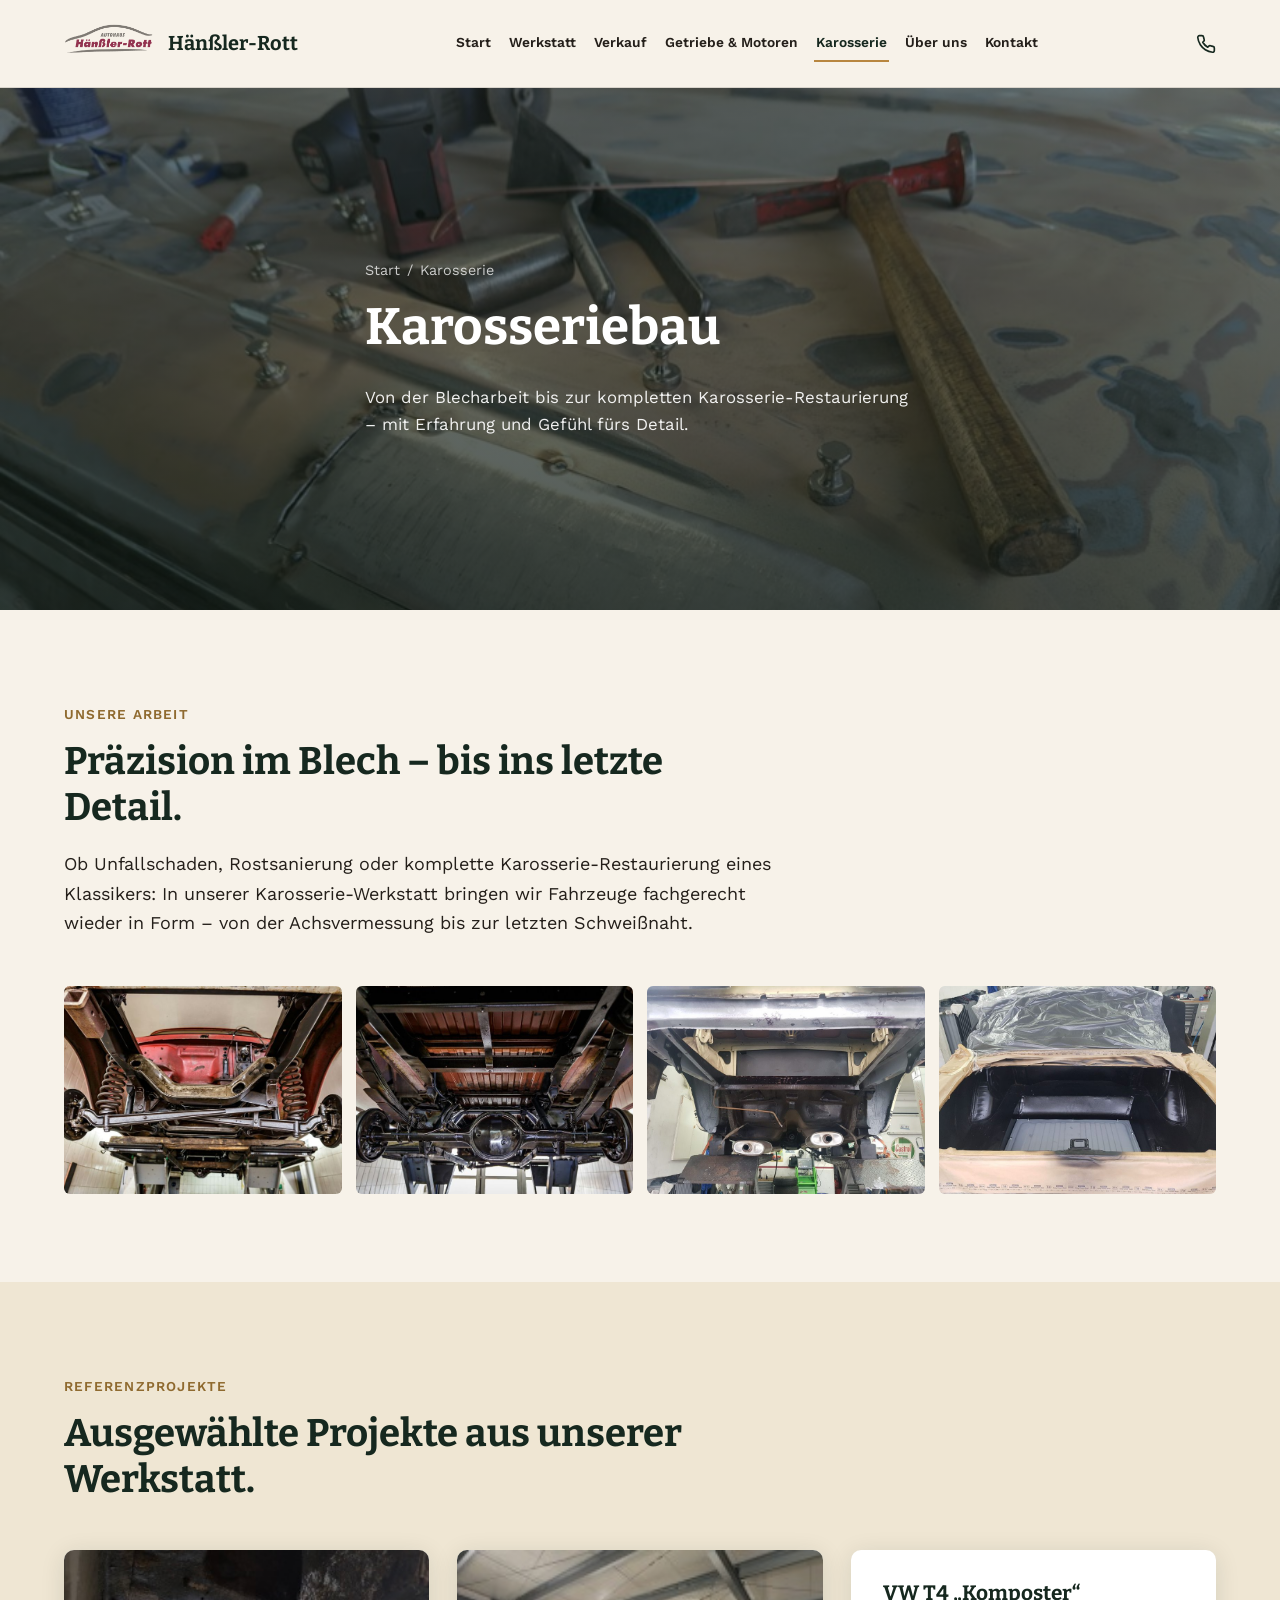
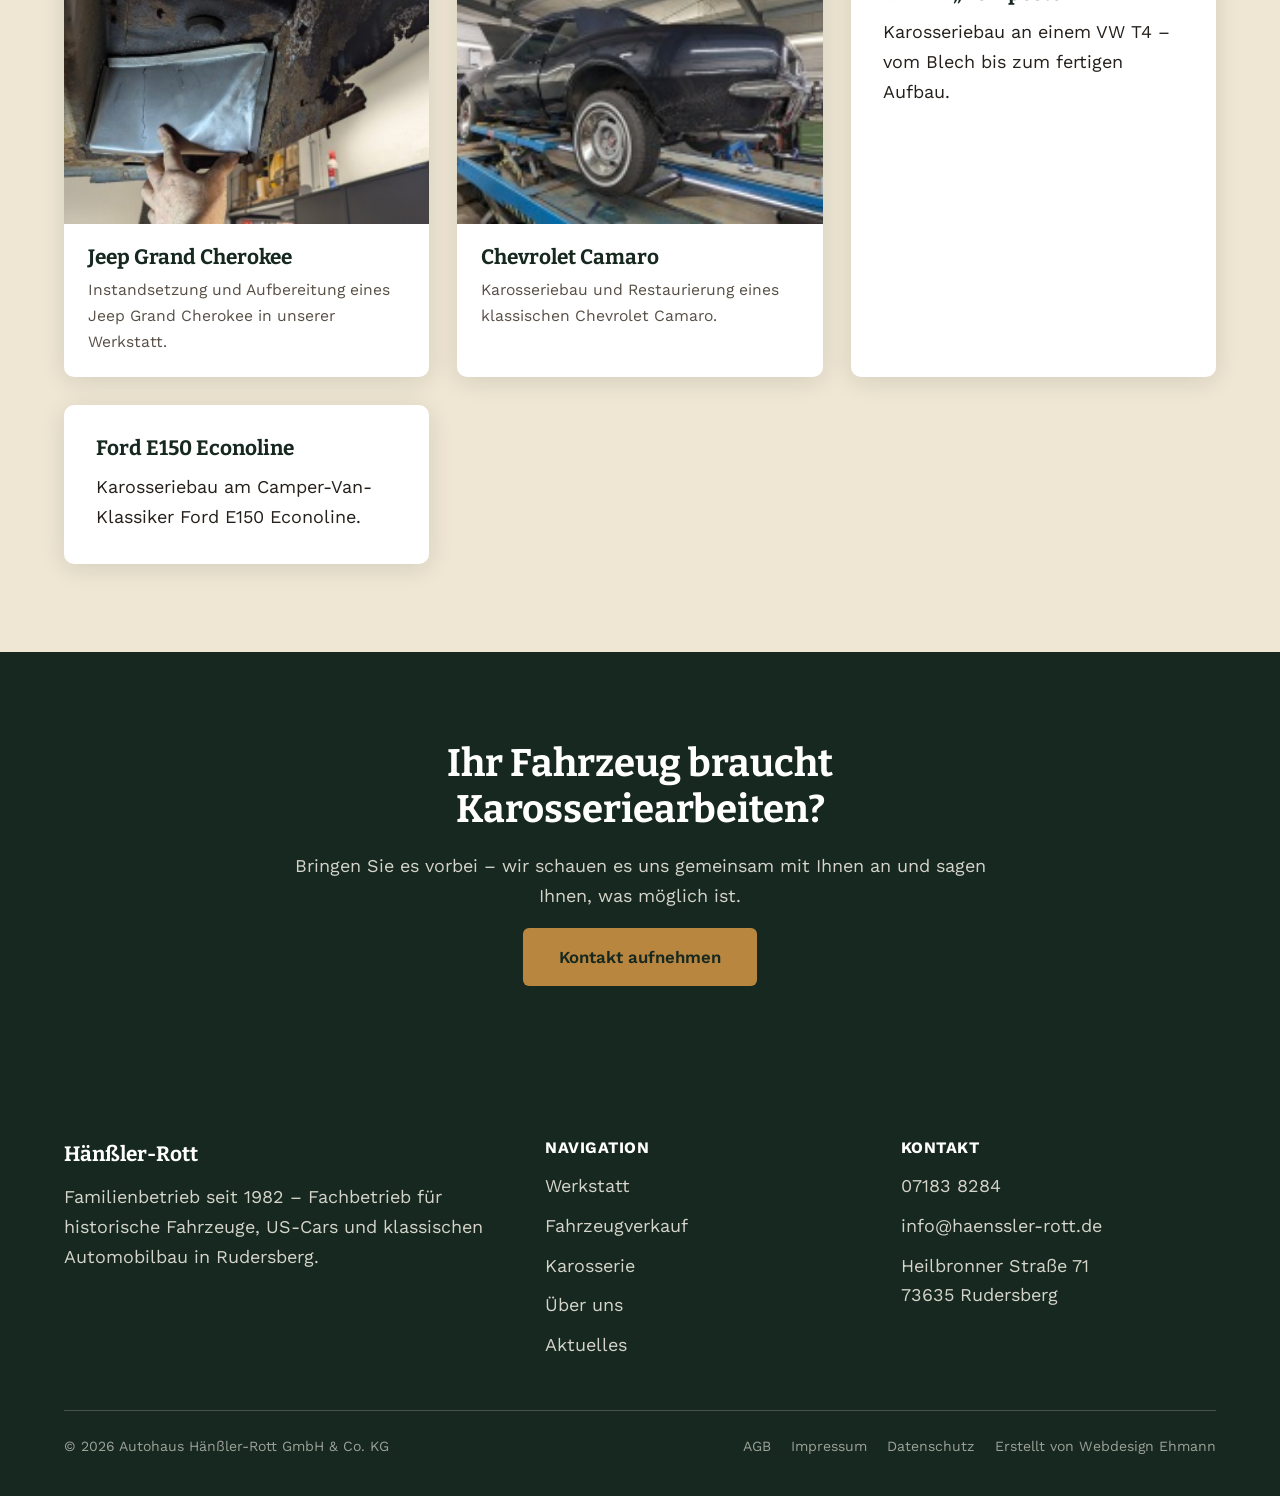
<file: karosserie.html>
<!DOCTYPE html>
<html lang="de">
<head>
<meta charset="UTF-8">
<meta name="viewport" content="width=device-width, initial-scale=1.0">
<meta name="description" content="Karosseriebau bei Hänßler-Rott: von Blecharbeiten bis zur kompletten Karosserie-Restaurierung – mit Referenzprojekten wie Jeep Cherokee, VW T4 und Chevrolet Camaro.">
<title>Karosseriebau – Autohaus Hänßler-Rott</title>
<link rel="stylesheet" href="css/fonts.css">
<link rel="stylesheet" href="css/style.css?v=8">
</head>
<body>

<a class="skip-link" href="#main">Zum Inhalt springen</a>

<header class="site-header" id="site-header">
  <div class="container site-header__inner">
    <a href="index.html" class="site-header__brand" aria-label="Hänßler-Rott – Startseite">
      <img src="assets/images/logo.png" alt="Autohaus Hänßler-Rott Logo" class="site-header__logo-img">
      <span class="site-header__brand-text">
        <span class="site-header__brand-main">Hänßler-Rott</span>
        <span class="site-header__brand-sub">Autohaus &amp; Oldtimer-Werkstatt seit 1982</span>
      </span>
    </a>
    <nav id="site-nav" aria-label="Hauptnavigation">
      <ul class="site-nav__list">
        <li><a href="index.html" class="site-nav__link">Start</a></li>
        <li><a href="werkstatt.html" class="site-nav__link">Werkstatt</a></li>
        <li><a href="verkauf.html" class="site-nav__link">Verkauf</a></li>
        <li><a href="getriebe-motoren-differential.html" class="site-nav__link">Getriebe &amp; Motoren</a></li>
        <li><a href="karosserie.html" class="site-nav__link">Karosserie</a></li>
        <li><a href="ueber-uns.html" class="site-nav__link">Über uns</a></li>
        <li><a href="kontakt.html" class="site-nav__link">Kontakt</a></li>
      </ul>
    </nav>
    <div class="site-header__actions">
      <a href="tel:+4971838284" class="site-header__phone">
        <svg viewBox="0 0 24 24" fill="none" stroke="currentColor" stroke-width="2" stroke-linecap="round" stroke-linejoin="round" aria-hidden="true"><path d="M22 16.92v3a2 2 0 0 1-2.18 2 19.79 19.79 0 0 1-8.63-3.07 19.5 19.5 0 0 1-6-6 19.79 19.79 0 0 1-3.07-8.67A2 2 0 0 1 4.11 2h3a2 2 0 0 1 2 1.72c.127.96.361 1.903.7 2.81a2 2 0 0 1-.45 2.11L8.09 9.91a16 16 0 0 0 6 6l1.27-1.27a2 2 0 0 1 2.11-.45c.907.339 1.85.573 2.81.7A2 2 0 0 1 22 16.92z"/></svg>
        <span>07183 8284</span>
      </a>
      <button id="nav-toggle" class="nav-toggle" aria-label="Menü öffnen" aria-expanded="false" aria-controls="site-nav">
        <span></span><span></span><span></span>
      </button>
    </div>
  </div>
</header>

<main id="main">

  <!-- DESKTOP -->
  <section class="page-hero-full" aria-label="Karosseriebau">
    <div class="page-hero-full__bg" style="background-image:url('assets/images/hero-karosserie.jpg')" aria-hidden="true"></div>
    <div class="container page-hero-full__content">
      <p class="breadcrumb"><a href="index.html">Start</a><span aria-hidden="true">/</span>Karosserie</p>
      <h1>Karosseriebau</h1>
      <p class="hero__lead">Von der Blecharbeit bis zur kompletten Karosserie-Restaurierung – mit Erfahrung und Gefühl fürs Detail.</p>
    </div>
  </section>

  <!-- MOBIL -->
  <section class="page-header" aria-label="Karosseriebau">
    <div class="container">
      <p class="breadcrumb"><a href="index.html">Start</a><span aria-hidden="true">/</span>Karosserie</p>
      <h1>Karosseriebau</h1>
      <p class="hero__lead">Von der Blecharbeit bis zur kompletten Karosserie-Restaurierung – mit Erfahrung und Gefühl fürs Detail.</p>
    </div>
  </section>
  <div class="page-banner">
    <img src="assets/images/hero-karosserie.jpg" alt="Karosserie-Blecharbeiten in der Werkstatt">
  </div>

  <section class="section">
    <div class="container">
      <div class="section__head">
        <p class="eyebrow">Unsere Arbeit</p>
        <h2>Präzision im Blech – bis ins letzte Detail.</h2>
        <p>Ob Unfallschaden, Rostsanierung oder komplette Karosserie-Restaurierung eines Klassikers: In unserer Karosserie-Werkstatt bringen wir Fahrzeuge fachgerecht wieder in Form – von der Achsvermessung bis zur letzten Schweißnaht.</p>
      </div>
      <div class="photo-grid">
        <img src="assets/images/karosserie-1.jpg" alt="Fahrzeug-Unterboden mit freigelegter Vorderachse auf der Hebebühne">
        <img src="assets/images/karosserie-3.jpg" alt="Karosserie-Restaurierung eines Klassikers auf der Hebebühne">
        <img src="assets/images/karosserie-5.jpg" alt="Detailarbeit an einer Fahrzeugkarosserie">
        <img src="assets/images/karosserie-7.jpg" alt="Karosseriebauarbeiten in der Werkstatt">
      </div>
    </div>
  </section>

  <section class="section section--alt">
    <div class="container">
      <div class="section__head">
        <p class="eyebrow">Referenzprojekte</p>
        <h2>Ausgewählte Projekte aus unserer Werkstatt.</h2>
      </div>
      <div class="grid grid--3">
        <article class="portfolio-card" id="jeep-cherokee">
          <img src="assets/images/projekt-jeep-cherokee-4.jpg" alt="Karosseriearbeit am Radlauf eines Jeep Grand Cherokee – frisch angepasstes Blech vor dem Einschweißen" class="portfolio-card__img">
          <div class="portfolio-card__body">
            <h3>Jeep Grand Cherokee</h3>
            <p>Instandsetzung und Aufbereitung eines Jeep Grand Cherokee in unserer Werkstatt.</p>
          </div>
        </article>
        <article class="portfolio-card" id="camaro">
          <img src="assets/images/projekt-camaro-1.jpg" alt="Chevrolet Camaro während der Karosserie-Restaurierung" class="portfolio-card__img">
          <div class="portfolio-card__body">
            <h3>Chevrolet Camaro</h3>
            <p>Karosseriebau und Restaurierung eines klassischen Chevrolet Camaro.</p>
          </div>
        </article>
        <article class="card card--service" id="t4-komposter">
          <h3>VW T4 „Komposter“</h3>
          <p>Karosseriebau an einem VW T4 – vom Blech bis zum fertigen Aufbau.</p>
        </article>
        <article class="card card--service" id="e150">
          <h3>Ford E150 Econoline</h3>
          <p>Karosseriebau am Camper-Van-Klassiker Ford E150 Econoline.</p>
        </article>
      </div>
    </div>
  </section>

  <section class="section section--dark">
    <div class="container" style="max-width:780px; text-align:center;">
      <h2>Ihr Fahrzeug braucht Karosseriearbeiten?</h2>
      <p  style="color:rgba(247,242,233,0.85);">Bringen Sie es vorbei – wir schauen es uns gemeinsam mit Ihnen an und sagen Ihnen, was möglich ist.</p>
      <p><a href="kontakt.html" class="btn btn--primary btn--lg">Kontakt aufnehmen</a></p>
    </div>
  </section>

</main>

<footer class="site-footer">
  <div class="container">
    <div class="footer-grid">
      <div>
        <div class="footer-brand">Hänßler-Rott</div>
        <p>Familienbetrieb seit 1982 – Fachbetrieb für historische Fahrzeuge, US-Cars und klassischen Automobilbau in Rudersberg.</p>
      </div>
      <div>
        <h4>Navigation</h4>
        <ul>
          <li><a href="werkstatt.html">Werkstatt</a></li>
          <li><a href="verkauf.html">Fahrzeugverkauf</a></li>
          <li><a href="karosserie.html">Karosserie</a></li>
          <li><a href="ueber-uns.html">Über uns</a></li>
          <li><a href="aktuelles.html">Aktuelles</a></li>
        </ul>
      </div>
      <div>
        <h4>Kontakt</h4>
        <ul>
          <li><a href="tel:+4971838284">07183 8284</a></li>
          <li><a href="mailto:info@haenssler-rott.de">info@haenssler-rott.de</a></li>
          <li>Heilbronner Straße 71<br>73635 Rudersberg</li>
        </ul>
      </div>
    </div>
    <div class="footer-bottom">
      <span>&copy; <span id="year"></span> Autohaus Hänßler-Rott GmbH &amp; Co. KG</span>
      <ul>
        <li><a href="agb.html">AGB</a></li>
        <li><a href="impressum.html">Impressum</a></li>
        <li><a href="datenschutz.html">Datenschutz</a></li>
        <li><a href="https://www.webdesign-ehmann.de" target="_blank" rel="noopener">Erstellt von Webdesign Ehmann</a></li>
      </ul>
    </div>
  </div>
</footer>

<script src="js/main.js?v=2"></script>
</body>
</html>
</file>
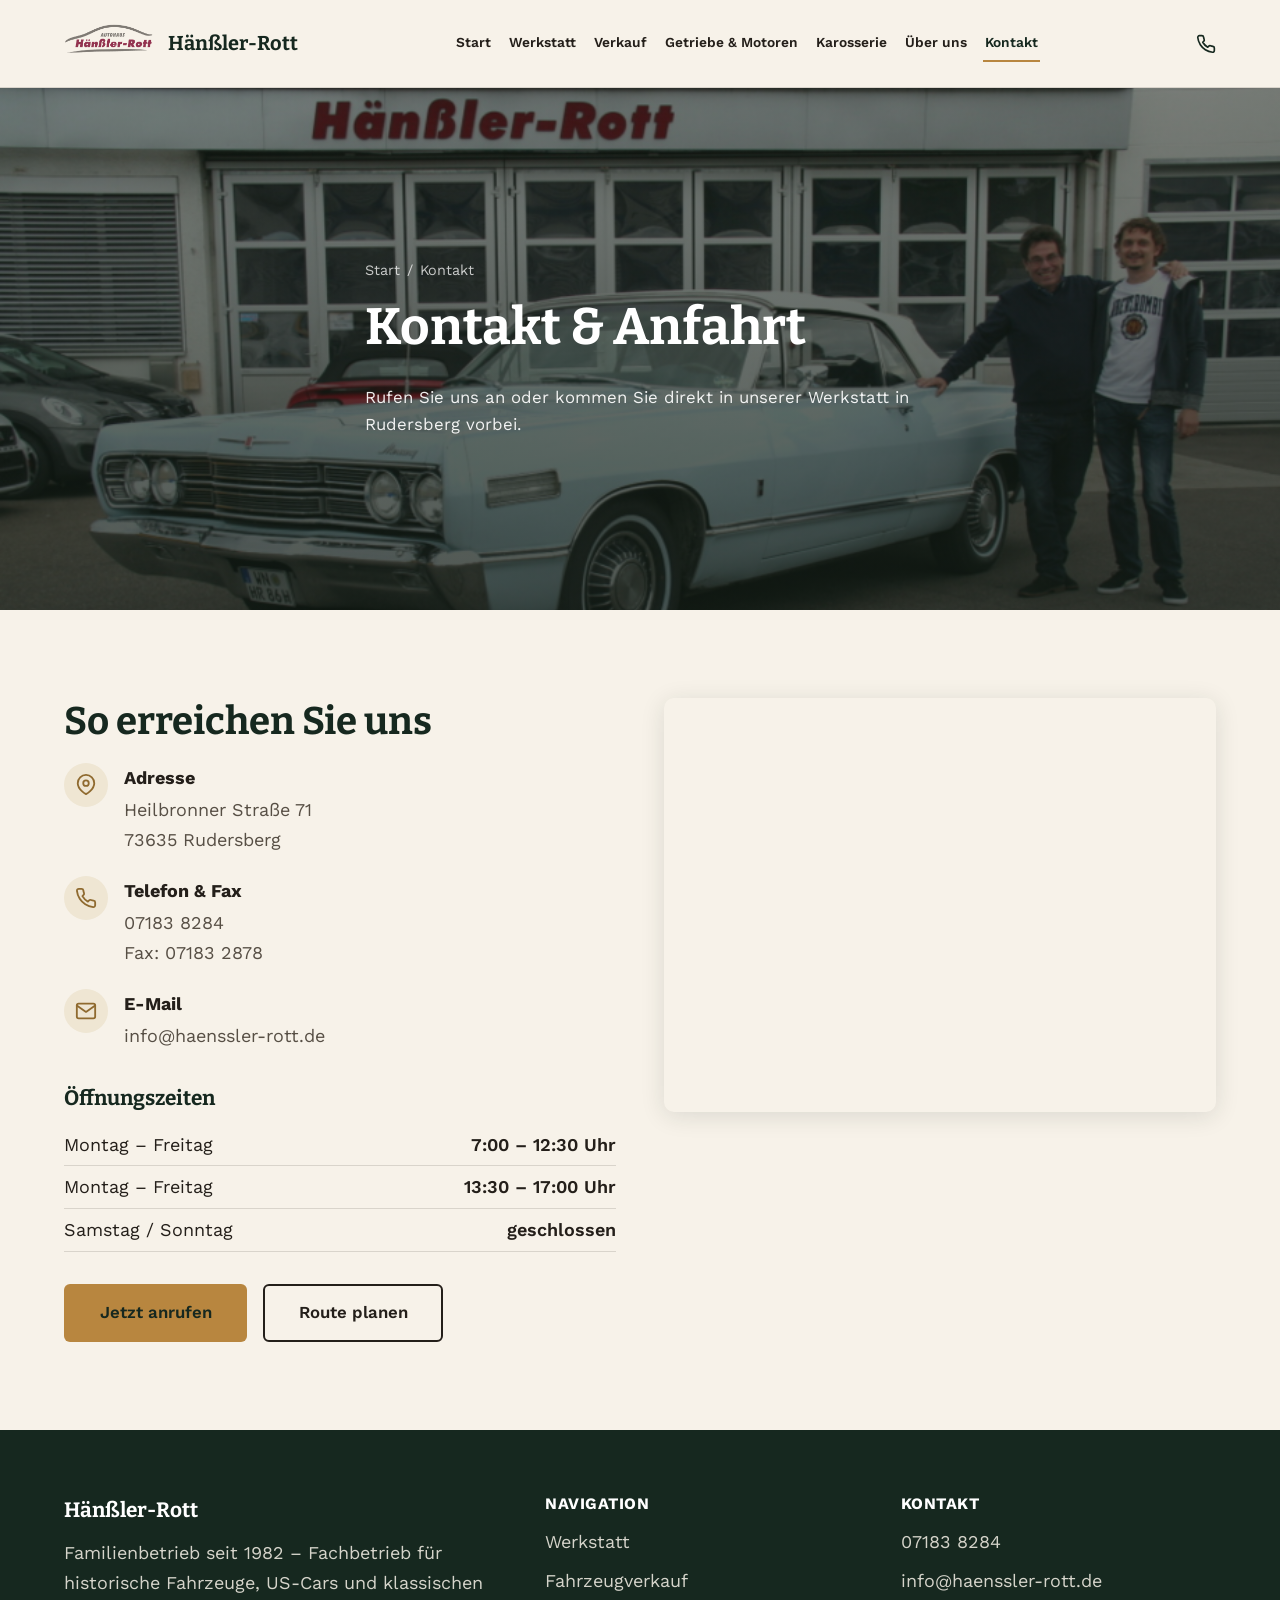
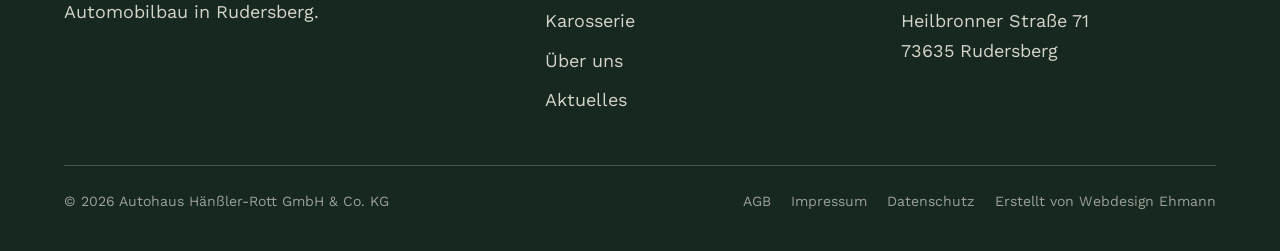
<file: kontakt.html>
<!DOCTYPE html>
<html lang="de">
<head>
<meta charset="UTF-8">
<meta name="viewport" content="width=device-width, initial-scale=1.0">
<meta name="description" content="Kontakt &amp; Anfahrt zu Autohaus Hänßler-Rott: Heilbronner Straße 71, 73635 Rudersberg. Telefon 07183 8284.">
<title>Kontakt &amp; Anfahrt – Autohaus Hänßler-Rott</title>
<link rel="stylesheet" href="css/fonts.css">
<link rel="stylesheet" href="css/style.css?v=8">
</head>
<body>

<a class="skip-link" href="#main">Zum Inhalt springen</a>

<header class="site-header" id="site-header">
  <div class="container site-header__inner">
    <a href="index.html" class="site-header__brand" aria-label="Hänßler-Rott – Startseite">
      <img src="assets/images/logo.png" alt="Autohaus Hänßler-Rott Logo" class="site-header__logo-img">
      <span class="site-header__brand-text">
        <span class="site-header__brand-main">Hänßler-Rott</span>
        <span class="site-header__brand-sub">Autohaus &amp; Oldtimer-Werkstatt seit 1982</span>
      </span>
    </a>
    <nav id="site-nav" aria-label="Hauptnavigation">
      <ul class="site-nav__list">
        <li><a href="index.html" class="site-nav__link">Start</a></li>
        <li><a href="werkstatt.html" class="site-nav__link">Werkstatt</a></li>
        <li><a href="verkauf.html" class="site-nav__link">Verkauf</a></li>
        <li><a href="getriebe-motoren-differential.html" class="site-nav__link">Getriebe &amp; Motoren</a></li>
        <li><a href="karosserie.html" class="site-nav__link">Karosserie</a></li>
        <li><a href="ueber-uns.html" class="site-nav__link">Über uns</a></li>
        <li><a href="kontakt.html" class="site-nav__link">Kontakt</a></li>
      </ul>
    </nav>
    <div class="site-header__actions">
      <a href="tel:+4971838284" class="site-header__phone">
        <svg viewBox="0 0 24 24" fill="none" stroke="currentColor" stroke-width="2" stroke-linecap="round" stroke-linejoin="round" aria-hidden="true"><path d="M22 16.92v3a2 2 0 0 1-2.18 2 19.79 19.79 0 0 1-8.63-3.07 19.5 19.5 0 0 1-6-6 19.79 19.79 0 0 1-3.07-8.67A2 2 0 0 1 4.11 2h3a2 2 0 0 1 2 1.72c.127.96.361 1.903.7 2.81a2 2 0 0 1-.45 2.11L8.09 9.91a16 16 0 0 0 6 6l1.27-1.27a2 2 0 0 1 2.11-.45c.907.339 1.85.573 2.81.7A2 2 0 0 1 22 16.92z"/></svg>
        <span>07183 8284</span>
      </a>
      <button id="nav-toggle" class="nav-toggle" aria-label="Menü öffnen" aria-expanded="false" aria-controls="site-nav">
        <span></span><span></span><span></span>
      </button>
    </div>
  </div>
</header>

<main id="main">

  <!-- DESKTOP -->
  <section class="page-hero-full" aria-label="Kontakt & Anfahrt">
    <div class="page-hero-full__bg" style="background-image:url('assets/images/hero-verkauf.jpg')" aria-hidden="true"></div>
    <div class="container page-hero-full__content">
      <p class="breadcrumb"><a href="index.html">Start</a><span aria-hidden="true">/</span>Kontakt</p>
      <h1>Kontakt &amp; Anfahrt</h1>
      <p class="hero__lead">Rufen Sie uns an oder kommen Sie direkt in unserer Werkstatt in Rudersberg vorbei.</p>
    </div>
  </section>

  <!-- MOBIL -->
  <section class="page-header" aria-label="Kontakt & Anfahrt">
    <div class="container">
      <p class="breadcrumb"><a href="index.html">Start</a><span aria-hidden="true">/</span>Kontakt</p>
      <h1>Kontakt &amp; Anfahrt</h1>
      <p class="hero__lead">Rufen Sie uns an oder kommen Sie direkt in unserer Werkstatt in Rudersberg vorbei.</p>
    </div>
  </section>
  <div class="page-banner">
    <img src="assets/images/hero-verkauf.jpg" alt="Bernhard Hänßler-Rott und ein Teammitglied vor dem Autohaus mit einem restaurierten Fahrzeug">
  </div>

  <section class="section">
    <div class="container">
      <div class="contact-grid">
        <div>
          <h2>So erreichen Sie uns</h2>
          <dl class="contact-list">
            <div class="contact-list__item">
              <span class="contact-list__icon">
                <svg viewBox="0 0 24 24" fill="none" stroke="currentColor" stroke-width="2" stroke-linecap="round" stroke-linejoin="round" aria-hidden="true"><path d="M21 10c0 7-9 12-9 12s-9-5-9-12a9 9 0 0 1 18 0z"/><circle cx="12" cy="10" r="3"/></svg>
              </span>
              <div>
                <dt>Adresse</dt>
                <dd>Heilbronner Straße 71<br>73635 Rudersberg</dd>
              </div>
            </div>
            <div class="contact-list__item">
              <span class="contact-list__icon">
                <svg viewBox="0 0 24 24" fill="none" stroke="currentColor" stroke-width="2" stroke-linecap="round" stroke-linejoin="round" aria-hidden="true"><path d="M22 16.92v3a2 2 0 0 1-2.18 2 19.79 19.79 0 0 1-8.63-3.07 19.5 19.5 0 0 1-6-6 19.79 19.79 0 0 1-3.07-8.67A2 2 0 0 1 4.11 2h3a2 2 0 0 1 2 1.72c.127.96.361 1.903.7 2.81a2 2 0 0 1-.45 2.11L8.09 9.91a16 16 0 0 0 6 6l1.27-1.27a2 2 0 0 1 2.11-.45c.907.339 1.85.573 2.81.7A2 2 0 0 1 22 16.92z"/></svg>
              </span>
              <div>
                <dt>Telefon &amp; Fax</dt>
                <dd><a href="tel:+4971838284">07183 8284</a><br>Fax: 07183 2878</dd>
              </div>
            </div>
            <div class="contact-list__item">
              <span class="contact-list__icon">
                <svg viewBox="0 0 24 24" fill="none" stroke="currentColor" stroke-width="2" stroke-linecap="round" stroke-linejoin="round" aria-hidden="true"><path d="M4 4h16v16H4z" opacity="0"/><path d="M22 6l-10 7L2 6"/><rect x="2" y="4" width="20" height="16" rx="2"/></svg>
              </span>
              <div>
                <dt>E-Mail</dt>
                <dd><a href="mailto:info@haenssler-rott.de">info@haenssler-rott.de</a></dd>
              </div>
            </div>
          </dl>

          <h3 style="margin-top:36px;">Öffnungszeiten</h3>
          <table class="hours-table">
            <tr><td>Montag – Freitag</td><td>7:00 – 12:30 Uhr</td></tr>
            <tr><td>Montag – Freitag</td><td>13:30 – 17:00 Uhr</td></tr>
            <tr><td>Samstag / Sonntag</td><td>geschlossen</td></tr>
          </table>

          <div class="hero__ctas" style="margin-top:32px;">
            <a href="tel:+4971838284" class="btn btn--primary btn--lg">Jetzt anrufen</a>
            <a href="https://www.google.com/maps/dir/?api=1&destination=48.8774026,9.5295987" target="_blank" rel="noopener" class="btn btn--outline btn--lg">Route planen</a>
          </div>
        </div>

        <div>
          <iframe
            class="map-embed"
            src="https://maps.google.com/maps?q=48.8774026,9.5295987&z=16&output=embed"
            title="Standort Autohaus Hänßler-Rott auf der Karte"
            loading="lazy">
          </iframe>
        </div>
      </div>
    </div>
  </section>

</main>

<footer class="site-footer">
  <div class="container">
    <div class="footer-grid">
      <div>
        <div class="footer-brand">Hänßler-Rott</div>
        <p>Familienbetrieb seit 1982 – Fachbetrieb für historische Fahrzeuge, US-Cars und klassischen Automobilbau in Rudersberg.</p>
      </div>
      <div>
        <h4>Navigation</h4>
        <ul>
          <li><a href="werkstatt.html">Werkstatt</a></li>
          <li><a href="verkauf.html">Fahrzeugverkauf</a></li>
          <li><a href="karosserie.html">Karosserie</a></li>
          <li><a href="ueber-uns.html">Über uns</a></li>
          <li><a href="aktuelles.html">Aktuelles</a></li>
        </ul>
      </div>
      <div>
        <h4>Kontakt</h4>
        <ul>
          <li><a href="tel:+4971838284">07183 8284</a></li>
          <li><a href="mailto:info@haenssler-rott.de">info@haenssler-rott.de</a></li>
          <li>Heilbronner Straße 71<br>73635 Rudersberg</li>
        </ul>
      </div>
    </div>
    <div class="footer-bottom">
      <span>&copy; <span id="year"></span> Autohaus Hänßler-Rott GmbH &amp; Co. KG</span>
      <ul>
        <li><a href="agb.html">AGB</a></li>
        <li><a href="impressum.html">Impressum</a></li>
        <li><a href="datenschutz.html">Datenschutz</a></li>
        <li><a href="https://www.webdesign-ehmann.de" target="_blank" rel="noopener">Erstellt von Webdesign Ehmann</a></li>
      </ul>
    </div>
  </div>
</footer>

<script src="js/main.js?v=2"></script>
</body>
</html>
</file>
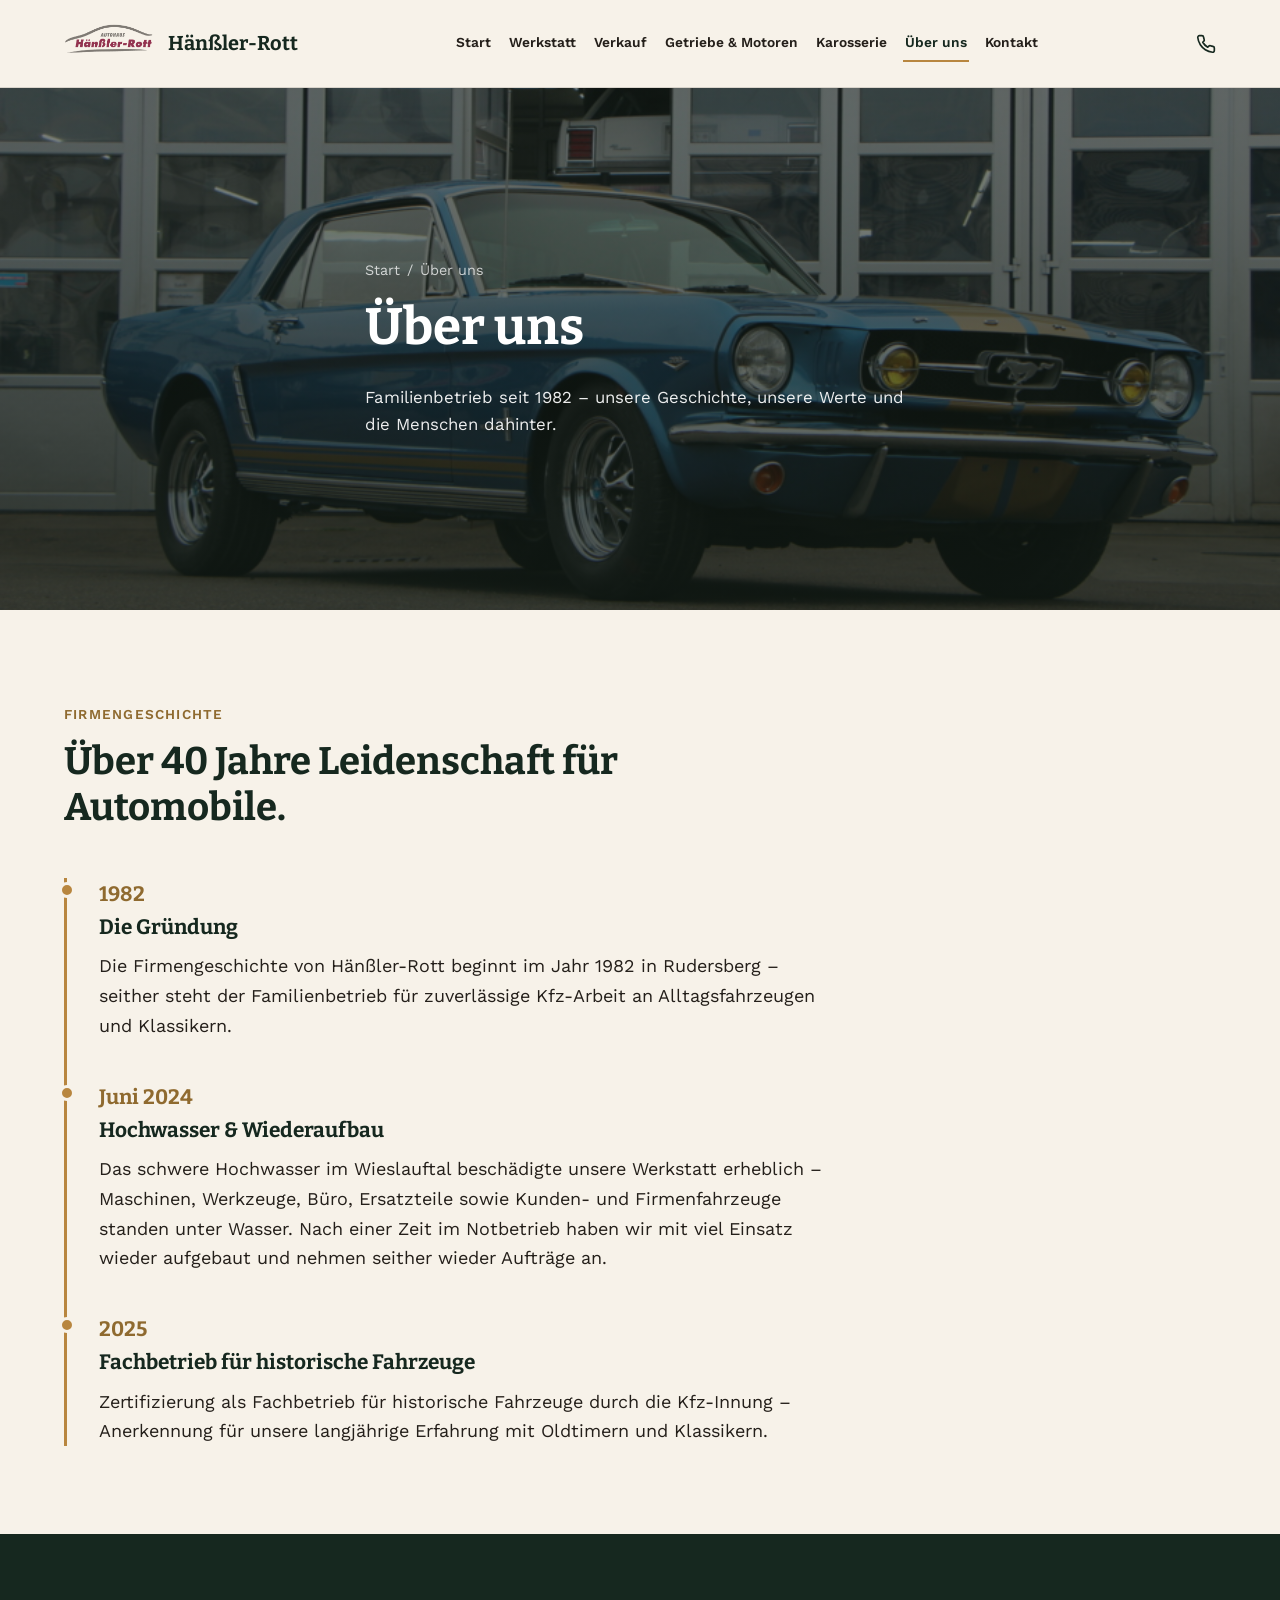
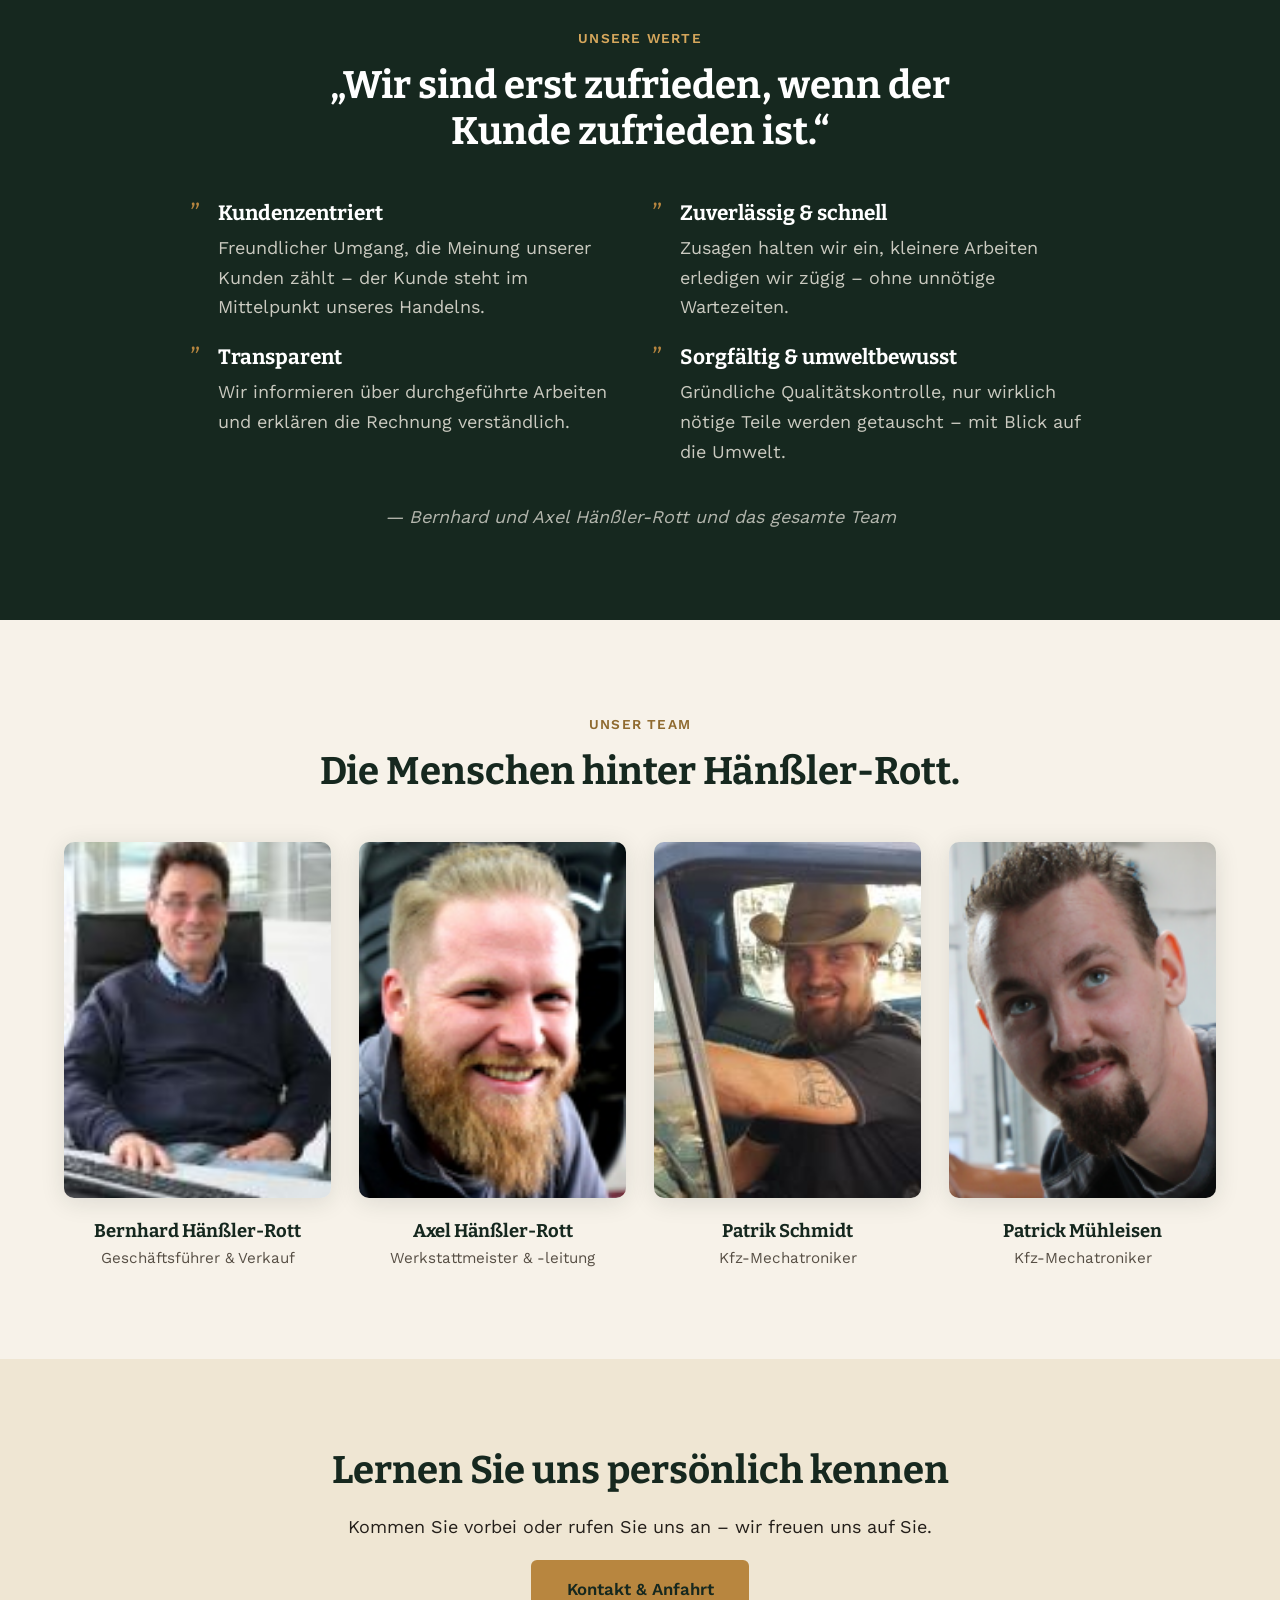
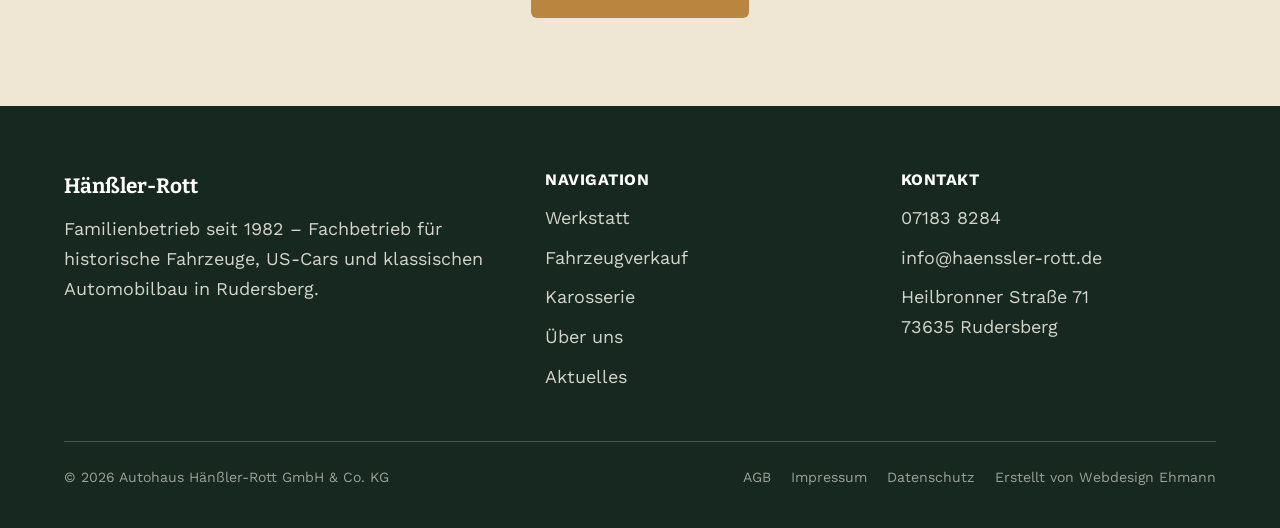
<file: ueber-uns.html>
<!DOCTYPE html>
<html lang="de">
<head>
<meta charset="UTF-8">
<meta name="viewport" content="width=device-width, initial-scale=1.0">
<meta name="description" content="Über Hänßler-Rott: Familienbetrieb seit 1982, Firmengeschichte, unsere Werte und unser Team in Rudersberg.">
<title>Über uns – Geschichte, Werte &amp; Team – Autohaus Hänßler-Rott</title>
<link rel="stylesheet" href="css/fonts.css">
<link rel="stylesheet" href="css/style.css?v=8">
</head>
<body>

<a class="skip-link" href="#main">Zum Inhalt springen</a>

<header class="site-header" id="site-header">
  <div class="container site-header__inner">
    <a href="index.html" class="site-header__brand" aria-label="Hänßler-Rott – Startseite">
      <img src="assets/images/logo.png" alt="Autohaus Hänßler-Rott Logo" class="site-header__logo-img">
      <span class="site-header__brand-text">
        <span class="site-header__brand-main">Hänßler-Rott</span>
        <span class="site-header__brand-sub">Autohaus &amp; Oldtimer-Werkstatt seit 1982</span>
      </span>
    </a>
    <nav id="site-nav" aria-label="Hauptnavigation">
      <ul class="site-nav__list">
        <li><a href="index.html" class="site-nav__link">Start</a></li>
        <li><a href="werkstatt.html" class="site-nav__link">Werkstatt</a></li>
        <li><a href="verkauf.html" class="site-nav__link">Verkauf</a></li>
        <li><a href="getriebe-motoren-differential.html" class="site-nav__link">Getriebe &amp; Motoren</a></li>
        <li><a href="karosserie.html" class="site-nav__link">Karosserie</a></li>
        <li><a href="ueber-uns.html" class="site-nav__link">Über uns</a></li>
        <li><a href="kontakt.html" class="site-nav__link">Kontakt</a></li>
      </ul>
    </nav>
    <div class="site-header__actions">
      <a href="tel:+4971838284" class="site-header__phone">
        <svg viewBox="0 0 24 24" fill="none" stroke="currentColor" stroke-width="2" stroke-linecap="round" stroke-linejoin="round" aria-hidden="true"><path d="M22 16.92v3a2 2 0 0 1-2.18 2 19.79 19.79 0 0 1-8.63-3.07 19.5 19.5 0 0 1-6-6 19.79 19.79 0 0 1-3.07-8.67A2 2 0 0 1 4.11 2h3a2 2 0 0 1 2 1.72c.127.96.361 1.903.7 2.81a2 2 0 0 1-.45 2.11L8.09 9.91a16 16 0 0 0 6 6l1.27-1.27a2 2 0 0 1 2.11-.45c.907.339 1.85.573 2.81.7A2 2 0 0 1 22 16.92z"/></svg>
        <span>07183 8284</span>
      </a>
      <button id="nav-toggle" class="nav-toggle" aria-label="Menü öffnen" aria-expanded="false" aria-controls="site-nav">
        <span></span><span></span><span></span>
      </button>
    </div>
  </div>
</header>

<main id="main">

  <!-- DESKTOP -->
  <section class="page-hero-full" aria-label="Über uns">
    <div class="page-hero-full__bg" style="background-image:url('assets/images/hero-home.jpg')" aria-hidden="true"></div>
    <div class="container page-hero-full__content">
      <p class="breadcrumb"><a href="index.html">Start</a><span aria-hidden="true">/</span>Über uns</p>
      <h1>Über uns</h1>
      <p class="hero__lead">Familienbetrieb seit 1982 – unsere Geschichte, unsere Werte und die Menschen dahinter.</p>
    </div>
  </section>

  <!-- MOBIL -->
  <section class="page-header" aria-label="Über uns">
    <div class="container">
      <p class="breadcrumb"><a href="index.html">Start</a><span aria-hidden="true">/</span>Über uns</p>
      <h1>Über uns</h1>
      <p class="hero__lead">Familienbetrieb seit 1982 – unsere Geschichte, unsere Werte und die Menschen dahinter.</p>
    </div>
  </section>
  <div class="page-banner">
    <img src="assets/images/hero-home.jpg" alt="Blauer Ford Mustang vor der Werkstatt von Hänßler-Rott">
  </div>

  <!-- FIRMENGESCHICHTE -->
  <section class="section" id="geschichte">
    <div class="container">
      <div class="section__head">
        <p class="eyebrow">Firmengeschichte</p>
        <h2>Über 40 Jahre Leidenschaft für Automobile.</h2>
      </div>
      <div class="timeline" style="max-width:760px;">
        <div class="timeline__item">
          <span class="timeline__year">1982</span>
          <h3>Die Gründung</h3>
          <p>Die Firmengeschichte von Hänßler-Rott beginnt im Jahr 1982 in Rudersberg – seither steht der Familienbetrieb für zuverlässige Kfz-Arbeit an Alltagsfahrzeugen und Klassikern.</p>
        </div>
        <div class="timeline__item">
          <span class="timeline__year">Juni 2024</span>
          <h3>Hochwasser &amp; Wiederaufbau</h3>
          <p>Das schwere Hochwasser im Wieslauftal beschädigte unsere Werkstatt erheblich – Maschinen, Werkzeuge, Büro, Ersatzteile sowie Kunden- und Firmenfahrzeuge standen unter Wasser. Nach einer Zeit im Notbetrieb haben wir mit viel Einsatz wieder aufgebaut und nehmen seither wieder Aufträge an.</p>
        </div>
        <div class="timeline__item">
          <span class="timeline__year">2025</span>
          <h3>Fachbetrieb für historische Fahrzeuge</h3>
          <p>Zertifizierung als Fachbetrieb für historische Fahrzeuge durch die Kfz-Innung – Anerkennung für unsere langjährige Erfahrung mit Oldtimern und Klassikern.</p>
        </div>
      </div>
    </div>
  </section>

  <!-- WERTE -->
  <section class="section section--dark" id="werte">
    <div class="container">
      <div class="section__head section__head--center" style="max-width:720px; margin-left:auto; margin-right:auto;">
        <p class="eyebrow">Unsere Werte</p>
        <h2>„Wir sind erst zufrieden, wenn der Kunde zufrieden ist.“</h2>
      </div>
      <div class="value-list" style="max-width:900px; margin:0 auto;">
        <div class="value-item">
          <span class="value-item__mark">”</span>
          <div>
            <h3>Kundenzentriert</h3>
            <p style="color:rgba(247,242,233,0.8);">Freundlicher Umgang, die Meinung unserer Kunden zählt – der Kunde steht im Mittelpunkt unseres Handelns.</p>
          </div>
        </div>
        <div class="value-item">
          <span class="value-item__mark">”</span>
          <div>
            <h3>Zuverlässig &amp; schnell</h3>
            <p style="color:rgba(247,242,233,0.8);">Zusagen halten wir ein, kleinere Arbeiten erledigen wir zügig – ohne unnötige Wartezeiten.</p>
          </div>
        </div>
        <div class="value-item">
          <span class="value-item__mark">”</span>
          <div>
            <h3>Transparent</h3>
            <p style="color:rgba(247,242,233,0.8);">Wir informieren über durchgeführte Arbeiten und erklären die Rechnung verständlich.</p>
          </div>
        </div>
        <div class="value-item">
          <span class="value-item__mark">”</span>
          <div>
            <h3>Sorgfältig &amp; umweltbewusst</h3>
            <p style="color:rgba(247,242,233,0.8);">Gründliche Qualitätskontrolle, nur wirklich nötige Teile werden getauscht – mit Blick auf die Umwelt.</p>
          </div>
        </div>
      </div>
      <p  style="text-align:center; margin-top:36px; color:rgba(247,242,233,0.7); font-style:italic;">— Bernhard und Axel Hänßler-Rott und das gesamte Team</p>
    </div>
  </section>

  <!-- TEAM -->
  <section class="section" id="team">
    <div class="container">
      <div class="section__head section__head--center">
        <p class="eyebrow">Unser Team</p>
        <h2>Die Menschen hinter Hänßler-Rott.</h2>
      </div>
      <div class="grid grid--4">
        <div class="team-card">
          <img src="assets/images/team-bernhard.jpg" alt="Bernhard Hänßler-Rott" class="team-card__photo">
          <div class="team-card__name">Bernhard Hänßler-Rott</div>
          <div class="team-card__role">Geschäftsführer &amp; Verkauf</div>
        </div>
        <div class="team-card">
          <img src="assets/images/team-axel.jpg" alt="Axel Hänßler-Rott" class="team-card__photo">
          <div class="team-card__name">Axel Hänßler-Rott</div>
          <div class="team-card__role">Werkstattmeister &amp; -leitung</div>
        </div>
        <div class="team-card">
          <img src="assets/images/team-patrik.jpg" alt="Patrik Schmidt" class="team-card__photo">
          <div class="team-card__name">Patrik Schmidt</div>
          <div class="team-card__role">Kfz-Mechatroniker</div>
        </div>
        <div class="team-card">
          <img src="assets/images/team-patrick.png" alt="Patrick Mühleisen" class="team-card__photo">
          <div class="team-card__name">Patrick Mühleisen</div>
          <div class="team-card__role">Kfz-Mechatroniker</div>
        </div>
      </div>
    </div>
  </section>

  <section class="section section--alt">
    <div class="container" style="max-width:780px; text-align:center;">
      <h2>Lernen Sie uns persönlich kennen</h2>
      <p>Kommen Sie vorbei oder rufen Sie uns an – wir freuen uns auf Sie.</p>
      <p><a href="kontakt.html" class="btn btn--primary btn--lg">Kontakt &amp; Anfahrt</a></p>
    </div>
  </section>

</main>

<footer class="site-footer">
  <div class="container">
    <div class="footer-grid">
      <div>
        <div class="footer-brand">Hänßler-Rott</div>
        <p>Familienbetrieb seit 1982 – Fachbetrieb für historische Fahrzeuge, US-Cars und klassischen Automobilbau in Rudersberg.</p>
      </div>
      <div>
        <h4>Navigation</h4>
        <ul>
          <li><a href="werkstatt.html">Werkstatt</a></li>
          <li><a href="verkauf.html">Fahrzeugverkauf</a></li>
          <li><a href="karosserie.html">Karosserie</a></li>
          <li><a href="ueber-uns.html">Über uns</a></li>
          <li><a href="aktuelles.html">Aktuelles</a></li>
        </ul>
      </div>
      <div>
        <h4>Kontakt</h4>
        <ul>
          <li><a href="tel:+4971838284">07183 8284</a></li>
          <li><a href="mailto:info@haenssler-rott.de">info@haenssler-rott.de</a></li>
          <li>Heilbronner Straße 71<br>73635 Rudersberg</li>
        </ul>
      </div>
    </div>
    <div class="footer-bottom">
      <span>&copy; <span id="year"></span> Autohaus Hänßler-Rott GmbH &amp; Co. KG</span>
      <ul>
        <li><a href="agb.html">AGB</a></li>
        <li><a href="impressum.html">Impressum</a></li>
        <li><a href="datenschutz.html">Datenschutz</a></li>
        <li><a href="https://www.webdesign-ehmann.de" target="_blank" rel="noopener">Erstellt von Webdesign Ehmann</a></li>
      </ul>
    </div>
  </div>
</footer>

<script src="js/main.js?v=2"></script>
</body>
</html>
</file>
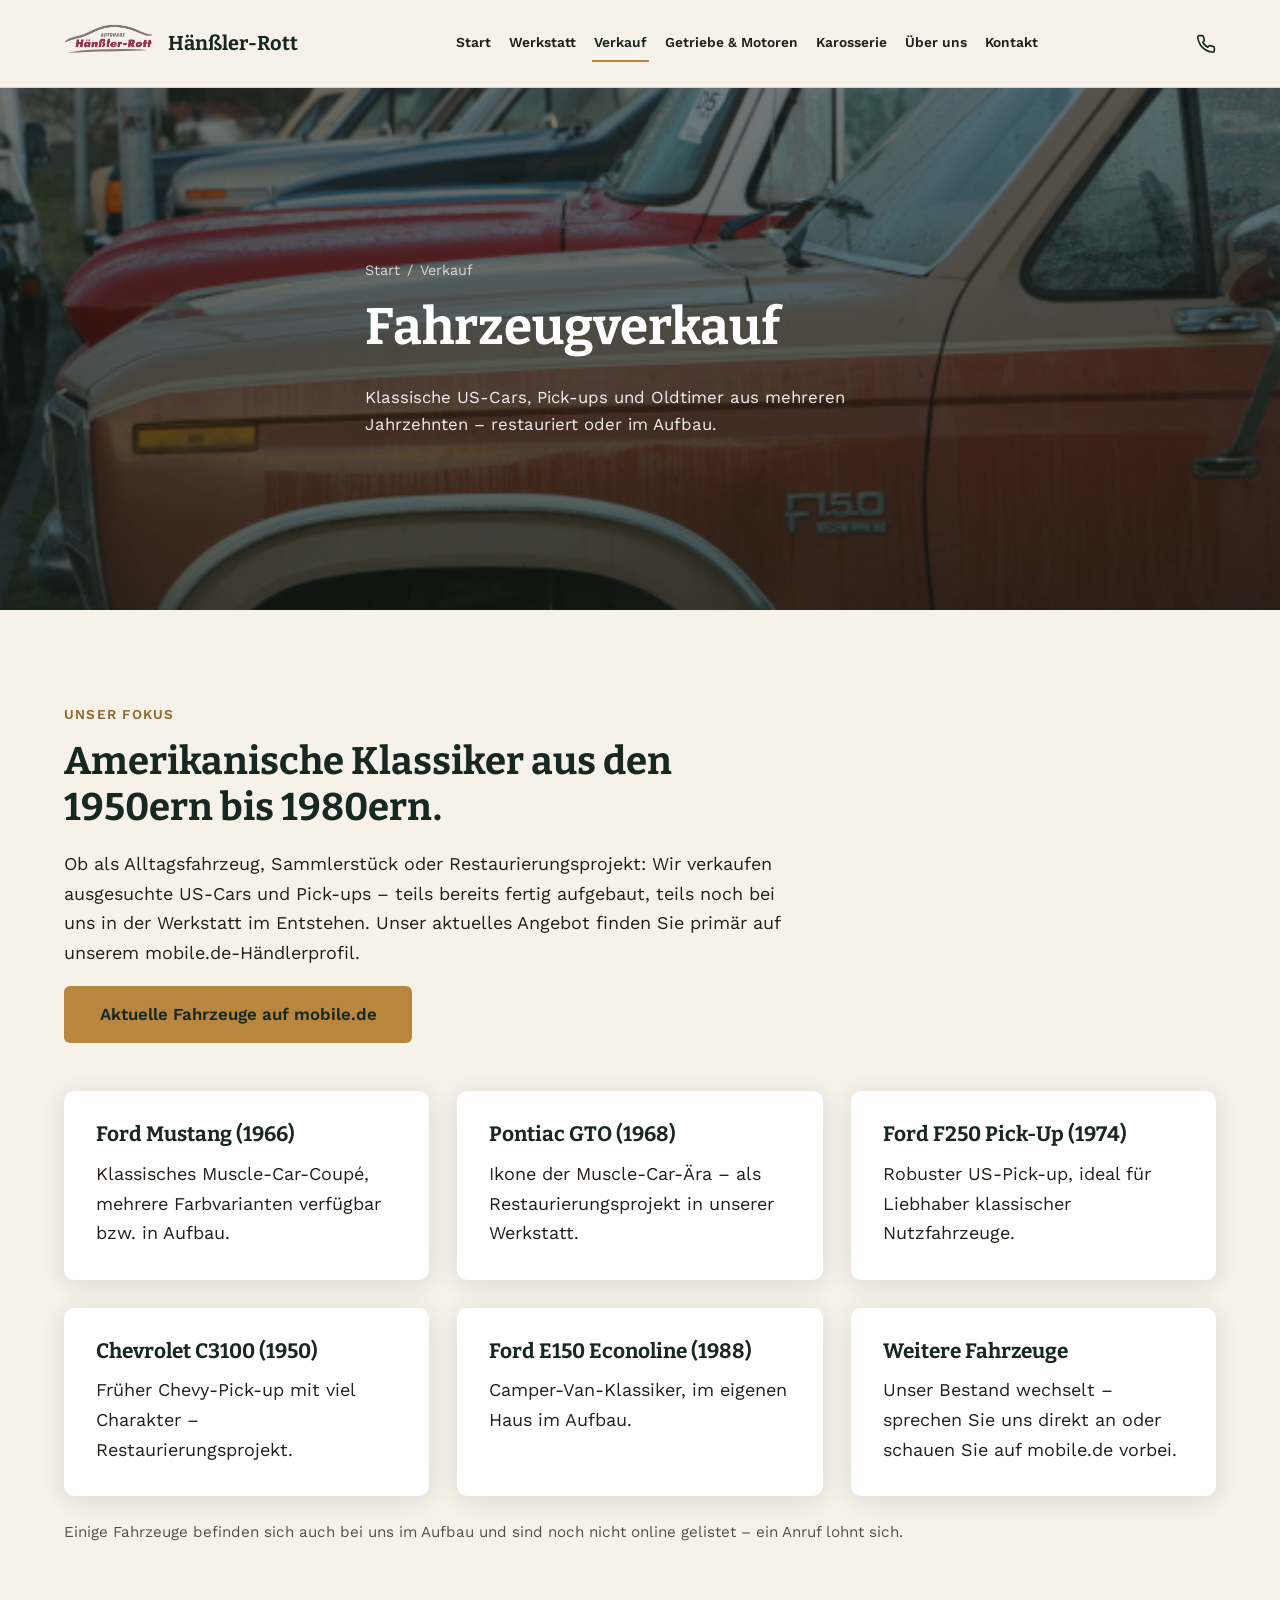
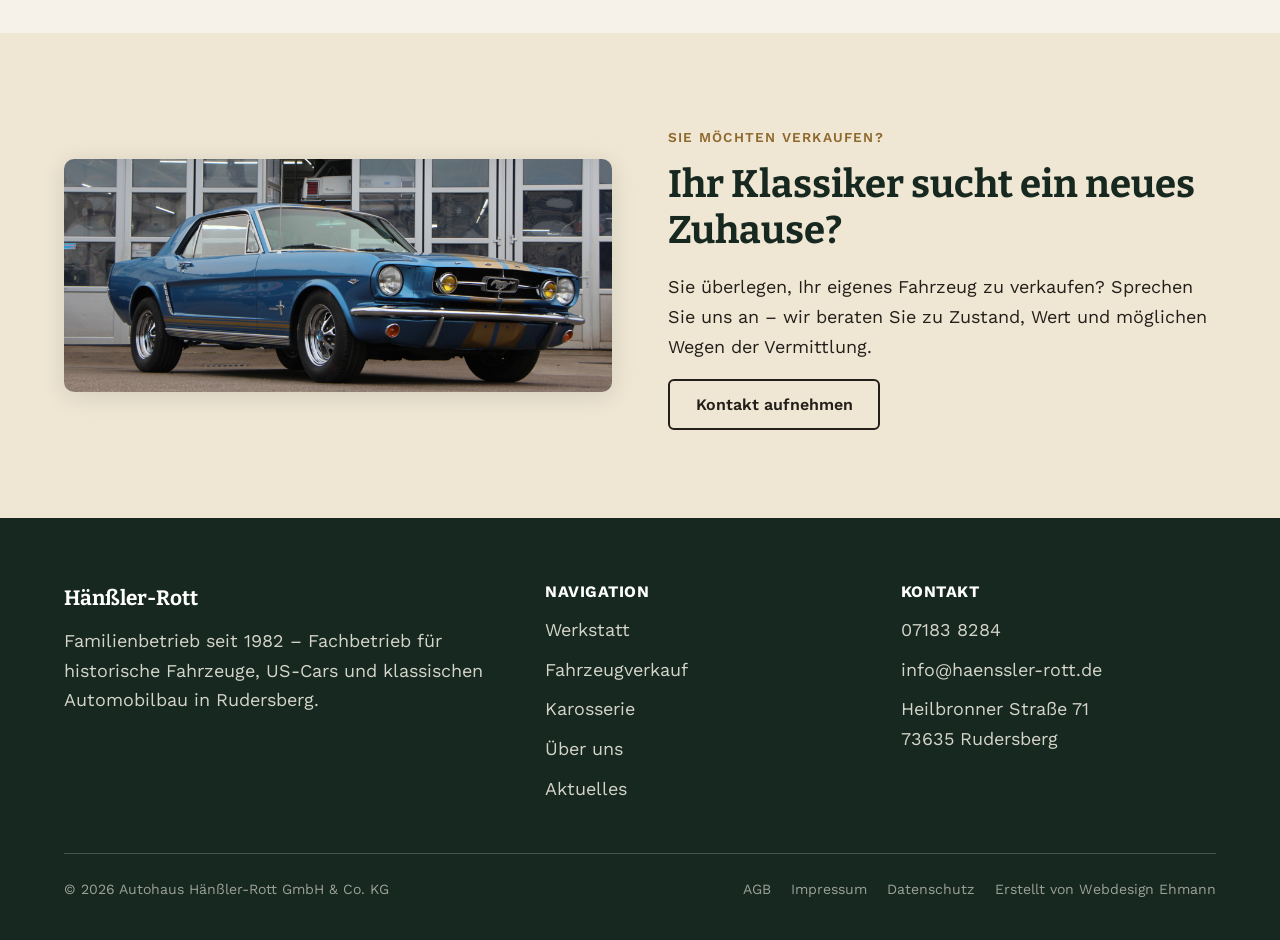
<file: verkauf.html>
<!DOCTYPE html>
<html lang="de">
<head>
<meta charset="UTF-8">
<meta name="viewport" content="width=device-width, initial-scale=1.0">
<meta name="description" content="Fahrzeugverkauf bei Hänßler-Rott: klassische US-Cars, Pick-ups und Oldtimer aus mehreren Jahrzehnten – Restaurierungsprojekte und aktuelle Angebote auch auf mobile.de.">
<title>Fahrzeugverkauf – US-Cars &amp; Oldtimer – Autohaus Hänßler-Rott</title>
<link rel="stylesheet" href="css/fonts.css">
<link rel="stylesheet" href="css/style.css?v=8">
</head>
<body>

<a class="skip-link" href="#main">Zum Inhalt springen</a>

<header class="site-header" id="site-header">
  <div class="container site-header__inner">
    <a href="index.html" class="site-header__brand" aria-label="Hänßler-Rott – Startseite">
      <img src="assets/images/logo.png" alt="Autohaus Hänßler-Rott Logo" class="site-header__logo-img">
      <span class="site-header__brand-text">
        <span class="site-header__brand-main">Hänßler-Rott</span>
        <span class="site-header__brand-sub">Autohaus &amp; Oldtimer-Werkstatt seit 1982</span>
      </span>
    </a>
    <nav id="site-nav" aria-label="Hauptnavigation">
      <ul class="site-nav__list">
        <li><a href="index.html" class="site-nav__link">Start</a></li>
        <li><a href="werkstatt.html" class="site-nav__link">Werkstatt</a></li>
        <li><a href="verkauf.html" class="site-nav__link">Verkauf</a></li>
        <li><a href="getriebe-motoren-differential.html" class="site-nav__link">Getriebe &amp; Motoren</a></li>
        <li><a href="karosserie.html" class="site-nav__link">Karosserie</a></li>
        <li><a href="ueber-uns.html" class="site-nav__link">Über uns</a></li>
        <li><a href="kontakt.html" class="site-nav__link">Kontakt</a></li>
      </ul>
    </nav>
    <div class="site-header__actions">
      <a href="tel:+4971838284" class="site-header__phone">
        <svg viewBox="0 0 24 24" fill="none" stroke="currentColor" stroke-width="2" stroke-linecap="round" stroke-linejoin="round" aria-hidden="true"><path d="M22 16.92v3a2 2 0 0 1-2.18 2 19.79 19.79 0 0 1-8.63-3.07 19.5 19.5 0 0 1-6-6 19.79 19.79 0 0 1-3.07-8.67A2 2 0 0 1 4.11 2h3a2 2 0 0 1 2 1.72c.127.96.361 1.903.7 2.81a2 2 0 0 1-.45 2.11L8.09 9.91a16 16 0 0 0 6 6l1.27-1.27a2 2 0 0 1 2.11-.45c.907.339 1.85.573 2.81.7A2 2 0 0 1 22 16.92z"/></svg>
        <span>07183 8284</span>
      </a>
      <button id="nav-toggle" class="nav-toggle" aria-label="Menü öffnen" aria-expanded="false" aria-controls="site-nav">
        <span></span><span></span><span></span>
      </button>
    </div>
  </div>
</header>

<main id="main">

  <!-- DESKTOP -->
  <section class="page-hero-full" aria-label="Fahrzeugverkauf">
    <div class="page-hero-full__bg" style="background-image:url('assets/images/verkauf-1.jpg')" aria-hidden="true"></div>
    <div class="container page-hero-full__content">
      <p class="breadcrumb"><a href="index.html">Start</a><span aria-hidden="true">/</span>Verkauf</p>
      <h1>Fahrzeugverkauf</h1>
      <p class="hero__lead">Klassische US-Cars, Pick-ups und Oldtimer aus mehreren Jahrzehnten – restauriert oder im Aufbau.</p>
    </div>
  </section>

  <!-- MOBIL -->
  <section class="page-header" aria-label="Fahrzeugverkauf">
    <div class="container">
      <p class="breadcrumb"><a href="index.html">Start</a><span aria-hidden="true">/</span>Verkauf</p>
      <h1>Fahrzeugverkauf</h1>
      <p class="hero__lead">Klassische US-Cars, Pick-ups und Oldtimer aus mehreren Jahrzehnten – restauriert oder im Aufbau.</p>
    </div>
  </section>
  <div class="page-banner">
    <img src="assets/images/verkauf-1.jpg" alt="Reihe klassischer amerikanischer Pick-up-Trucks">
  </div>

  <section class="section">
    <div class="container">
      <div class="section__head">
        <p class="eyebrow">Unser Fokus</p>
        <h2>Amerikanische Klassiker aus den 1950ern bis 1980ern.</h2>
        <p>Ob als Alltagsfahrzeug, Sammlerstück oder Restaurierungsprojekt: Wir verkaufen ausgesuchte US-Cars und Pick-ups – teils bereits fertig aufgebaut, teils noch bei uns in der Werkstatt im Entstehen. Unser aktuelles Angebot finden Sie primär auf unserem mobile.de-Händlerprofil.</p>
        <p><a href="https://home.mobile.de/HAENSSLER-ROTT" class="btn btn--primary btn--lg" target="_blank" rel="noopener">Aktuelle Fahrzeuge auf mobile.de</a></p>
      </div>

      <div class="grid grid--3" style="margin-top:48px;">
        <div class="card card--service">
          <h3>Ford Mustang (1966)</h3>
          <p>Klassisches Muscle-Car-Coupé, mehrere Farbvarianten verfügbar bzw. in Aufbau.</p>
        </div>
        <div class="card card--service">
          <h3>Pontiac GTO (1968)</h3>
          <p>Ikone der Muscle-Car-Ära – als Restaurierungsprojekt in unserer Werkstatt.</p>
        </div>
        <div class="card card--service">
          <h3>Ford F250 Pick-Up (1974)</h3>
          <p>Robuster US-Pick-up, ideal für Liebhaber klassischer Nutzfahrzeuge.</p>
        </div>
        <div class="card card--service">
          <h3>Chevrolet C3100 (1950)</h3>
          <p>Früher Chevy-Pick-up mit viel Charakter – Restaurierungsprojekt.</p>
        </div>
        <div class="card card--service">
          <h3>Ford E150 Econoline (1988)</h3>
          <p>Camper-Van-Klassiker, im eigenen Haus im Aufbau.</p>
        </div>
        <div class="card card--service">
          <h3>Weitere Fahrzeuge</h3>
          <p>Unser Bestand wechselt – sprechen Sie uns direkt an oder schauen Sie auf mobile.de vorbei.</p>
        </div>
      </div>
      <p  style="margin-top:24px; color: var(--color-ink-soft); font-size:0.95rem;">Einige Fahrzeuge befinden sich auch bei uns im Aufbau und sind noch nicht online gelistet – ein Anruf lohnt sich.</p>
    </div>
  </section>

  <section class="section section--alt">
    <div class="container">
      <div class="grid grid--2" style="align-items:center; gap:56px;">
        <div>
          <img src="assets/images/hero-home.jpg" alt="Restaurierter Ford Mustang vor dem Autohaus Hänßler-Rott" style="border-radius: var(--radius-lg); box-shadow: var(--shadow-card);">
        </div>
        <div>
          <p class="eyebrow">Sie möchten verkaufen?</p>
          <h2>Ihr Klassiker sucht ein neues Zuhause?</h2>
          <p>Sie überlegen, Ihr eigenes Fahrzeug zu verkaufen? Sprechen Sie uns an – wir beraten Sie zu Zustand, Wert und möglichen Wegen der Vermittlung.</p>
          <p><a href="kontakt.html" class="btn btn--outline">Kontakt aufnehmen</a></p>
        </div>
      </div>
    </div>
  </section>

</main>

<footer class="site-footer">
  <div class="container">
    <div class="footer-grid">
      <div>
        <div class="footer-brand">Hänßler-Rott</div>
        <p>Familienbetrieb seit 1982 – Fachbetrieb für historische Fahrzeuge, US-Cars und klassischen Automobilbau in Rudersberg.</p>
      </div>
      <div>
        <h4>Navigation</h4>
        <ul>
          <li><a href="werkstatt.html">Werkstatt</a></li>
          <li><a href="verkauf.html">Fahrzeugverkauf</a></li>
          <li><a href="karosserie.html">Karosserie</a></li>
          <li><a href="ueber-uns.html">Über uns</a></li>
          <li><a href="aktuelles.html">Aktuelles</a></li>
        </ul>
      </div>
      <div>
        <h4>Kontakt</h4>
        <ul>
          <li><a href="tel:+4971838284">07183 8284</a></li>
          <li><a href="mailto:info@haenssler-rott.de">info@haenssler-rott.de</a></li>
          <li>Heilbronner Straße 71<br>73635 Rudersberg</li>
        </ul>
      </div>
    </div>
    <div class="footer-bottom">
      <span>&copy; <span id="year"></span> Autohaus Hänßler-Rott GmbH &amp; Co. KG</span>
      <ul>
        <li><a href="agb.html">AGB</a></li>
        <li><a href="impressum.html">Impressum</a></li>
        <li><a href="datenschutz.html">Datenschutz</a></li>
        <li><a href="https://www.webdesign-ehmann.de" target="_blank" rel="noopener">Erstellt von Webdesign Ehmann</a></li>
      </ul>
    </div>
  </div>
</footer>

<script src="js/main.js?v=2"></script>
</body>
</html>
</file>
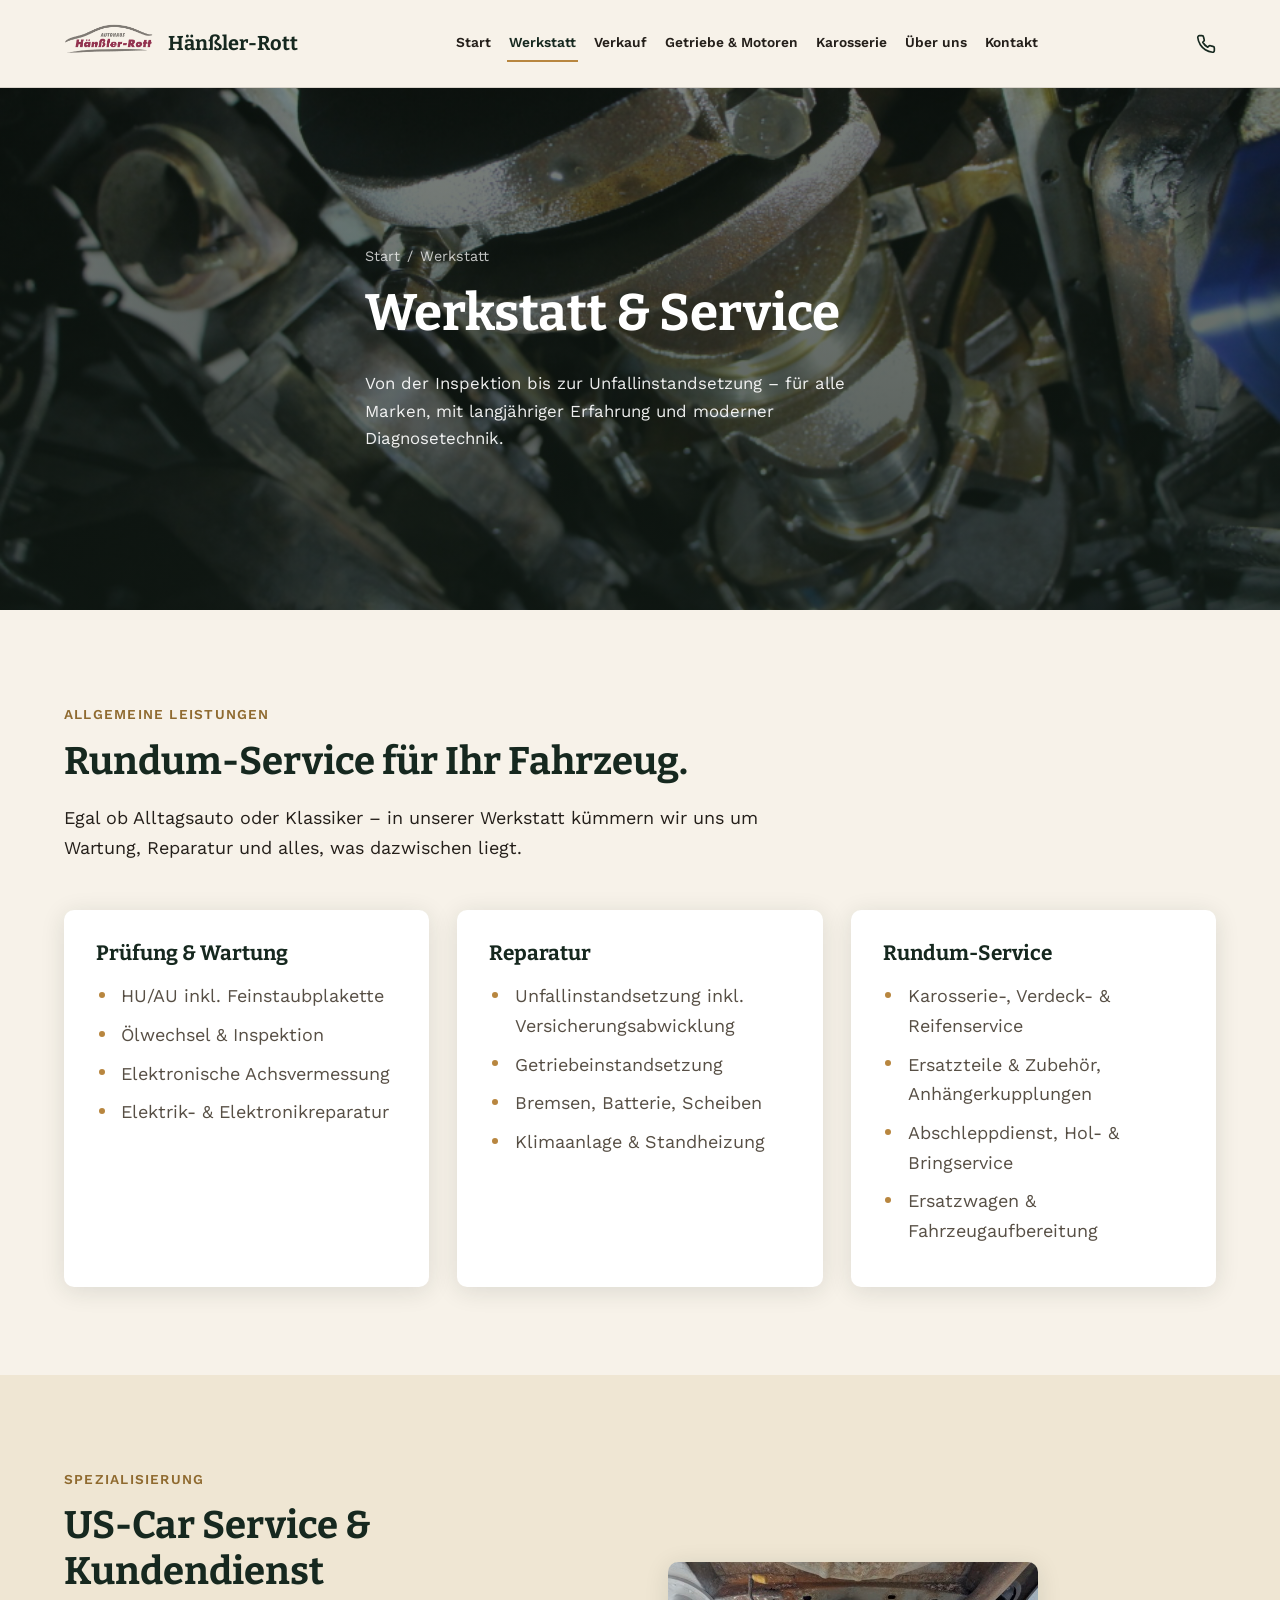
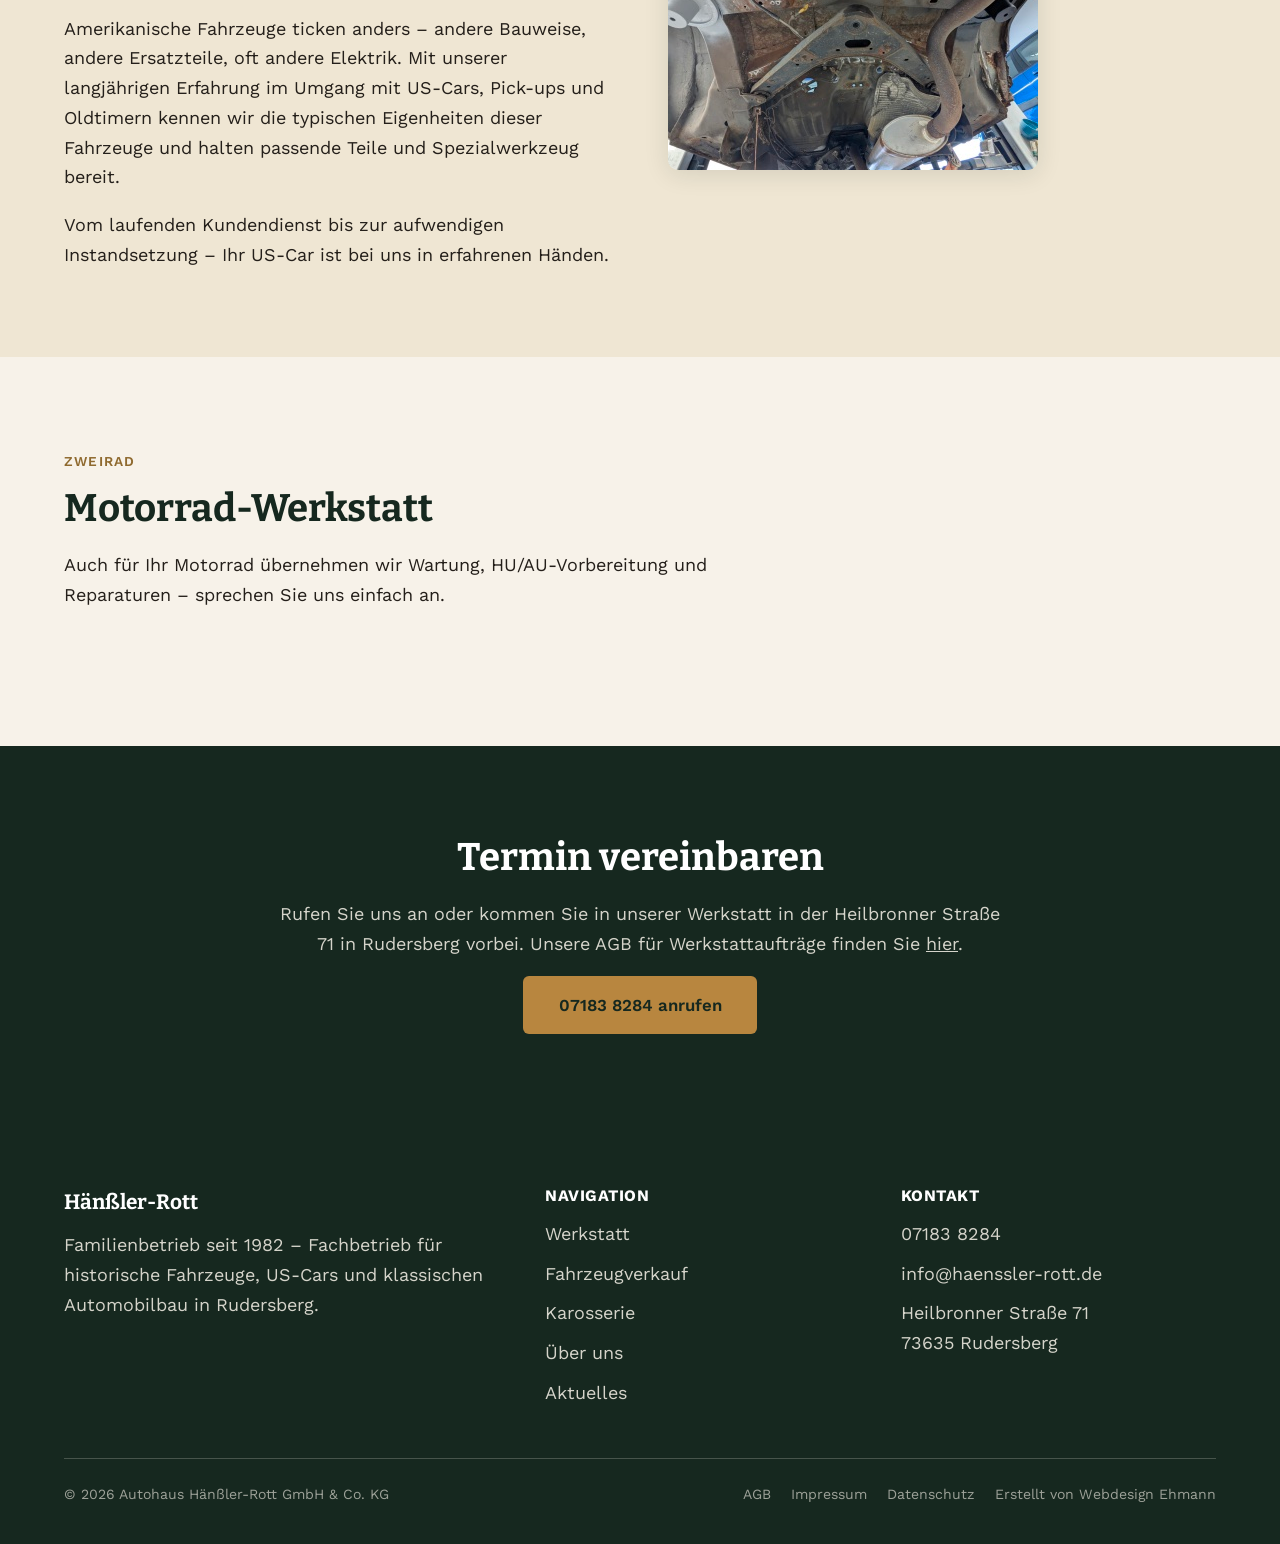
<file: werkstatt.html>
<!DOCTYPE html>
<html lang="de">
<head>
<meta charset="UTF-8">
<meta name="viewport" content="width=device-width, initial-scale=1.0">
<meta name="description" content="Werkstatt &amp; Service bei Hänßler-Rott in Rudersberg: HU/AU, Unfallinstandsetzung, Elektrik, Klimaservice, US-Car Service und Motorrad-Werkstatt – für alle Marken.">
<title>Werkstatt &amp; Service – Autohaus Hänßler-Rott</title>
<link rel="stylesheet" href="css/fonts.css">
<link rel="stylesheet" href="css/style.css?v=8">
</head>
<body>

<a class="skip-link" href="#main">Zum Inhalt springen</a>

<header class="site-header" id="site-header">
  <div class="container site-header__inner">
    <a href="index.html" class="site-header__brand" aria-label="Hänßler-Rott – Startseite">
      <img src="assets/images/logo.png" alt="Autohaus Hänßler-Rott Logo" class="site-header__logo-img">
      <span class="site-header__brand-text">
        <span class="site-header__brand-main">Hänßler-Rott</span>
        <span class="site-header__brand-sub">Autohaus &amp; Oldtimer-Werkstatt seit 1982</span>
      </span>
    </a>
    <nav id="site-nav" aria-label="Hauptnavigation">
      <ul class="site-nav__list">
        <li><a href="index.html" class="site-nav__link">Start</a></li>
        <li><a href="werkstatt.html" class="site-nav__link">Werkstatt</a></li>
        <li><a href="verkauf.html" class="site-nav__link">Verkauf</a></li>
        <li><a href="getriebe-motoren-differential.html" class="site-nav__link">Getriebe &amp; Motoren</a></li>
        <li><a href="karosserie.html" class="site-nav__link">Karosserie</a></li>
        <li><a href="ueber-uns.html" class="site-nav__link">Über uns</a></li>
        <li><a href="kontakt.html" class="site-nav__link">Kontakt</a></li>
      </ul>
    </nav>
    <div class="site-header__actions">
      <a href="tel:+4971838284" class="site-header__phone">
        <svg viewBox="0 0 24 24" fill="none" stroke="currentColor" stroke-width="2" stroke-linecap="round" stroke-linejoin="round" aria-hidden="true"><path d="M22 16.92v3a2 2 0 0 1-2.18 2 19.79 19.79 0 0 1-8.63-3.07 19.5 19.5 0 0 1-6-6 19.79 19.79 0 0 1-3.07-8.67A2 2 0 0 1 4.11 2h3a2 2 0 0 1 2 1.72c.127.96.361 1.903.7 2.81a2 2 0 0 1-.45 2.11L8.09 9.91a16 16 0 0 0 6 6l1.27-1.27a2 2 0 0 1 2.11-.45c.907.339 1.85.573 2.81.7A2 2 0 0 1 22 16.92z"/></svg>
        <span>07183 8284</span>
      </a>
      <button id="nav-toggle" class="nav-toggle" aria-label="Menü öffnen" aria-expanded="false" aria-controls="site-nav">
        <span></span><span></span><span></span>
      </button>
    </div>
  </div>
</header>

<main id="main">

  <!-- DESKTOP -->
  <section class="page-hero-full" aria-label="Werkstatt & Service">
    <div class="page-hero-full__bg" style="background-image:url('assets/images/hero-werkstatt.jpg')" aria-hidden="true"></div>
    <div class="container page-hero-full__content">
      <p class="breadcrumb"><a href="index.html">Start</a><span aria-hidden="true">/</span>Werkstatt</p>
      <h1>Werkstatt &amp; Service</h1>
      <p class="hero__lead">Von der Inspektion bis zur Unfallinstandsetzung – für alle Marken, mit langjähriger Erfahrung und moderner Diagnosetechnik.</p>
    </div>
  </section>

  <!-- MOBIL -->
  <section class="page-header" aria-label="Werkstatt & Service">
    <div class="container">
      <p class="breadcrumb"><a href="index.html">Start</a><span aria-hidden="true">/</span>Werkstatt</p>
      <h1>Werkstatt &amp; Service</h1>
      <p class="hero__lead">Von der Inspektion bis zur Unfallinstandsetzung – für alle Marken, mit langjähriger Erfahrung und moderner Diagnosetechnik.</p>
    </div>
  </section>
  <div class="page-banner">
    <img src="assets/images/hero-werkstatt.jpg" alt="Mechanikarbeiten in der Werkstatt von Hänßler-Rott">
  </div>

  <section class="section">
    <div class="container">
      <div class="section__head">
        <p class="eyebrow">Allgemeine Leistungen</p>
        <h2>Rundum-Service für Ihr Fahrzeug.</h2>
        <p>Egal ob Alltagsauto oder Klassiker – in unserer Werkstatt kümmern wir uns um Wartung, Reparatur und alles, was dazwischen liegt.</p>
      </div>
      <div class="grid grid--3">
        <div class="card card--service">
          <h3>Prüfung &amp; Wartung</h3>
          <ul>
            <li>HU/AU inkl. Feinstaubplakette</li>
            <li>Ölwechsel &amp; Inspektion</li>
            <li>Elektronische Achsvermessung</li>
            <li>Elektrik- &amp; Elektronikreparatur</li>
          </ul>
        </div>
        <div class="card card--service">
          <h3>Reparatur</h3>
          <ul>
            <li>Unfallinstandsetzung inkl. Versicherungsabwicklung</li>
            <li>Getriebeinstandsetzung</li>
            <li>Bremsen, Batterie, Scheiben</li>
            <li>Klimaanlage &amp; Standheizung</li>
          </ul>
        </div>
        <div class="card card--service">
          <h3>Rundum-Service</h3>
          <ul>
            <li>Karosserie-, Verdeck- &amp; Reifenservice</li>
            <li>Ersatzteile &amp; Zubehör, Anhängerkupplungen</li>
            <li>Abschleppdienst, Hol- &amp; Bringservice</li>
            <li>Ersatzwagen &amp; Fahrzeugaufbereitung</li>
          </ul>
        </div>
      </div>
    </div>
  </section>

  <section class="section section--alt" id="us-car-service">
    <div class="container">
      <div class="grid grid--2" style="align-items:center; gap:56px;">
        <div>
          <p class="eyebrow">Spezialisierung</p>
          <h2>US-Car Service &amp; Kundendienst</h2>
          <p>Amerikanische Fahrzeuge ticken anders – andere Bauweise, andere Ersatzteile, oft andere Elektrik. Mit unserer langjährigen Erfahrung im Umgang mit US-Cars, Pick-ups und Oldtimern kennen wir die typischen Eigenheiten dieser Fahrzeuge und halten passende Teile und Spezialwerkzeug bereit.</p>
          <p>Vom laufenden Kundendienst bis zur aufwendigen Instandsetzung – Ihr US-Car ist bei uns in erfahrenen Händen.</p>
        </div>
        <div>
          <img src="assets/images/projekt-jeep-cherokee-2.jpg" alt="US-Car Service: Unterboden eines Jeep Grand Cherokee bei der Instandsetzung" style="border-radius: var(--radius-lg); box-shadow: var(--shadow-card);">
        </div>
      </div>
    </div>
  </section>

  <section class="section" id="motorrad">
    <div class="container">
      <div class="section__head">
        <p class="eyebrow">Zweirad</p>
        <h2>Motorrad-Werkstatt</h2>
        <p>Auch für Ihr Motorrad übernehmen wir Wartung, HU/AU-Vorbereitung und Reparaturen – sprechen Sie uns einfach an.</p>
      </div>
    </div>
  </section>

  <section class="section section--dark">
    <div class="container" style="max-width:780px; text-align:center;">
      <h2>Termin vereinbaren</h2>
      <p  style="color:rgba(247,242,233,0.85);">Rufen Sie uns an oder kommen Sie in unserer Werkstatt in der Heilbronner Straße 71 in Rudersberg vorbei. Unsere AGB für Werkstattaufträge finden Sie <a href="agb.html" style="text-decoration:underline;">hier</a>.</p>
      <p><a href="tel:+4971838284" class="btn btn--primary btn--lg">07183 8284 anrufen</a></p>
    </div>
  </section>

</main>

<footer class="site-footer">
  <div class="container">
    <div class="footer-grid">
      <div>
        <div class="footer-brand">Hänßler-Rott</div>
        <p>Familienbetrieb seit 1982 – Fachbetrieb für historische Fahrzeuge, US-Cars und klassischen Automobilbau in Rudersberg.</p>
      </div>
      <div>
        <h4>Navigation</h4>
        <ul>
          <li><a href="werkstatt.html">Werkstatt</a></li>
          <li><a href="verkauf.html">Fahrzeugverkauf</a></li>
          <li><a href="karosserie.html">Karosserie</a></li>
          <li><a href="ueber-uns.html">Über uns</a></li>
          <li><a href="aktuelles.html">Aktuelles</a></li>
        </ul>
      </div>
      <div>
        <h4>Kontakt</h4>
        <ul>
          <li><a href="tel:+4971838284">07183 8284</a></li>
          <li><a href="mailto:info@haenssler-rott.de">info@haenssler-rott.de</a></li>
          <li>Heilbronner Straße 71<br>73635 Rudersberg</li>
        </ul>
      </div>
    </div>
    <div class="footer-bottom">
      <span>&copy; <span id="year"></span> Autohaus Hänßler-Rott GmbH &amp; Co. KG</span>
      <ul>
        <li><a href="agb.html">AGB</a></li>
        <li><a href="impressum.html">Impressum</a></li>
        <li><a href="datenschutz.html">Datenschutz</a></li>
        <li><a href="https://www.webdesign-ehmann.de" target="_blank" rel="noopener">Erstellt von Webdesign Ehmann</a></li>
      </ul>
    </div>
  </div>
</footer>

<script src="js/main.js?v=2"></script>
</body>
</html>
</file>
<file: css/fonts.css>
/* ============================================================
   fonts.css – Selbst gehostete Google Fonts (Bitter, Work Sans).
   Kein Nachladen von fonts.googleapis.com / fonts.gstatic.com beim
   Seitenaufruf (DSGVO: keine Verbindung zu Google-Servern nötig).

   Dateien liegen lokal unter assets/fonts/ und wurden 1:1 von Google
   Fonts heruntergeladen (Bitter 400/600/700/800 + Italic 400, Work
   Sans 400/500/600/700). Enthalten sind "latin" und "latin-ext"
   (deckt Deutsch inkl. ä/ö/ü/ß vollständig ab).
   ============================================================ */

/* ── Bitter (Headlines) ─────────────────────────────────────── */
/* latin-ext */
@font-face {
  font-family: 'Bitter';
  font-style: italic;
  font-weight: 400;
  font-display: swap;
  src: url('../assets/fonts/raxjHiqOu8IVPmn7epZnDMyKBvHf5D6c4Pz-UXByjeU.woff2') format('woff2');
  unicode-range: U+0100-02BA, U+02BD-02C5, U+02C7-02CC, U+02CE-02D7, U+02DD-02FF, U+0304, U+0308, U+0329, U+1D00-1DBF, U+1E00-1E9F, U+1EF2-1EFF, U+2020, U+20A0-20AB, U+20AD-20C0, U+2113, U+2C60-2C7F, U+A720-A7FF;
}
/* latin */
@font-face {
  font-family: 'Bitter';
  font-style: italic;
  font-weight: 400;
  font-display: swap;
  src: url('../assets/fonts/raxjHiqOu8IVPmn7epZnDMyKBvHf5D6c4Pz-X3By.woff2') format('woff2');
  unicode-range: U+0000-00FF, U+0131, U+0152-0153, U+02BB-02BC, U+02C6, U+02DA, U+02DC, U+0304, U+0308, U+0329, U+2000-206F, U+20AC, U+2122, U+2191, U+2193, U+2212, U+2215, U+FEFF, U+FFFD;
}
/* latin-ext */
@font-face {
  font-family: 'Bitter';
  font-style: normal;
  font-weight: 400;
  font-display: swap;
  src: url('../assets/fonts/rax8HiqOu8IVPmn7cYxpPDk.woff2') format('woff2');
  unicode-range: U+0100-02BA, U+02BD-02C5, U+02C7-02CC, U+02CE-02D7, U+02DD-02FF, U+0304, U+0308, U+0329, U+1D00-1DBF, U+1E00-1E9F, U+1EF2-1EFF, U+2020, U+20A0-20AB, U+20AD-20C0, U+2113, U+2C60-2C7F, U+A720-A7FF;
}
/* latin */
@font-face {
  font-family: 'Bitter';
  font-style: normal;
  font-weight: 400;
  font-display: swap;
  src: url('../assets/fonts/rax8HiqOu8IVPmn7f4xp.woff2') format('woff2');
  unicode-range: U+0000-00FF, U+0131, U+0152-0153, U+02BB-02BC, U+02C6, U+02DA, U+02DC, U+0304, U+0308, U+0329, U+2000-206F, U+20AC, U+2122, U+2191, U+2193, U+2212, U+2215, U+FEFF, U+FFFD;
}
/* latin-ext */
@font-face {
  font-family: 'Bitter';
  font-style: normal;
  font-weight: 600;
  font-display: swap;
  src: url('../assets/fonts/rax8HiqOu8IVPmn7cYxpPDk.woff2') format('woff2');
  unicode-range: U+0100-02BA, U+02BD-02C5, U+02C7-02CC, U+02CE-02D7, U+02DD-02FF, U+0304, U+0308, U+0329, U+1D00-1DBF, U+1E00-1E9F, U+1EF2-1EFF, U+2020, U+20A0-20AB, U+20AD-20C0, U+2113, U+2C60-2C7F, U+A720-A7FF;
}
/* latin */
@font-face {
  font-family: 'Bitter';
  font-style: normal;
  font-weight: 600;
  font-display: swap;
  src: url('../assets/fonts/rax8HiqOu8IVPmn7f4xp.woff2') format('woff2');
  unicode-range: U+0000-00FF, U+0131, U+0152-0153, U+02BB-02BC, U+02C6, U+02DA, U+02DC, U+0304, U+0308, U+0329, U+2000-206F, U+20AC, U+2122, U+2191, U+2193, U+2212, U+2215, U+FEFF, U+FFFD;
}
/* latin-ext */
@font-face {
  font-family: 'Bitter';
  font-style: normal;
  font-weight: 700;
  font-display: swap;
  src: url('../assets/fonts/rax8HiqOu8IVPmn7cYxpPDk.woff2') format('woff2');
  unicode-range: U+0100-02BA, U+02BD-02C5, U+02C7-02CC, U+02CE-02D7, U+02DD-02FF, U+0304, U+0308, U+0329, U+1D00-1DBF, U+1E00-1E9F, U+1EF2-1EFF, U+2020, U+20A0-20AB, U+20AD-20C0, U+2113, U+2C60-2C7F, U+A720-A7FF;
}
/* latin */
@font-face {
  font-family: 'Bitter';
  font-style: normal;
  font-weight: 700;
  font-display: swap;
  src: url('../assets/fonts/rax8HiqOu8IVPmn7f4xp.woff2') format('woff2');
  unicode-range: U+0000-00FF, U+0131, U+0152-0153, U+02BB-02BC, U+02C6, U+02DA, U+02DC, U+0304, U+0308, U+0329, U+2000-206F, U+20AC, U+2122, U+2191, U+2193, U+2212, U+2215, U+FEFF, U+FFFD;
}
/* latin-ext */
@font-face {
  font-family: 'Bitter';
  font-style: normal;
  font-weight: 800;
  font-display: swap;
  src: url('../assets/fonts/rax8HiqOu8IVPmn7cYxpPDk.woff2') format('woff2');
  unicode-range: U+0100-02BA, U+02BD-02C5, U+02C7-02CC, U+02CE-02D7, U+02DD-02FF, U+0304, U+0308, U+0329, U+1D00-1DBF, U+1E00-1E9F, U+1EF2-1EFF, U+2020, U+20A0-20AB, U+20AD-20C0, U+2113, U+2C60-2C7F, U+A720-A7FF;
}
/* latin */
@font-face {
  font-family: 'Bitter';
  font-style: normal;
  font-weight: 800;
  font-display: swap;
  src: url('../assets/fonts/rax8HiqOu8IVPmn7f4xp.woff2') format('woff2');
  unicode-range: U+0000-00FF, U+0131, U+0152-0153, U+02BB-02BC, U+02C6, U+02DA, U+02DC, U+0304, U+0308, U+0329, U+2000-206F, U+20AC, U+2122, U+2191, U+2193, U+2212, U+2215, U+FEFF, U+FFFD;
}

/* ── Work Sans (Fließtext) ──────────────────────────────────── */
/* latin-ext */
@font-face {
  font-family: 'Work Sans';
  font-style: normal;
  font-weight: 400;
  font-display: swap;
  src: url('../assets/fonts/QGYsz_wNahGAdqQ43Rh_cqDpp_k.woff2') format('woff2');
  unicode-range: U+0100-02BA, U+02BD-02C5, U+02C7-02CC, U+02CE-02D7, U+02DD-02FF, U+0304, U+0308, U+0329, U+1D00-1DBF, U+1E00-1E9F, U+1EF2-1EFF, U+2020, U+20A0-20AB, U+20AD-20C0, U+2113, U+2C60-2C7F, U+A720-A7FF;
}
/* latin */
@font-face {
  font-family: 'Work Sans';
  font-style: normal;
  font-weight: 400;
  font-display: swap;
  src: url('../assets/fonts/QGYsz_wNahGAdqQ43Rh_fKDp.woff2') format('woff2');
  unicode-range: U+0000-00FF, U+0131, U+0152-0153, U+02BB-02BC, U+02C6, U+02DA, U+02DC, U+0304, U+0308, U+0329, U+2000-206F, U+20AC, U+2122, U+2191, U+2193, U+2212, U+2215, U+FEFF, U+FFFD;
}
/* latin-ext */
@font-face {
  font-family: 'Work Sans';
  font-style: normal;
  font-weight: 500;
  font-display: swap;
  src: url('../assets/fonts/QGYsz_wNahGAdqQ43Rh_cqDpp_k.woff2') format('woff2');
  unicode-range: U+0100-02BA, U+02BD-02C5, U+02C7-02CC, U+02CE-02D7, U+02DD-02FF, U+0304, U+0308, U+0329, U+1D00-1DBF, U+1E00-1E9F, U+1EF2-1EFF, U+2020, U+20A0-20AB, U+20AD-20C0, U+2113, U+2C60-2C7F, U+A720-A7FF;
}
/* latin */
@font-face {
  font-family: 'Work Sans';
  font-style: normal;
  font-weight: 500;
  font-display: swap;
  src: url('../assets/fonts/QGYsz_wNahGAdqQ43Rh_fKDp.woff2') format('woff2');
  unicode-range: U+0000-00FF, U+0131, U+0152-0153, U+02BB-02BC, U+02C6, U+02DA, U+02DC, U+0304, U+0308, U+0329, U+2000-206F, U+20AC, U+2122, U+2191, U+2193, U+2212, U+2215, U+FEFF, U+FFFD;
}
/* latin-ext */
@font-face {
  font-family: 'Work Sans';
  font-style: normal;
  font-weight: 600;
  font-display: swap;
  src: url('../assets/fonts/QGYsz_wNahGAdqQ43Rh_cqDpp_k.woff2') format('woff2');
  unicode-range: U+0100-02BA, U+02BD-02C5, U+02C7-02CC, U+02CE-02D7, U+02DD-02FF, U+0304, U+0308, U+0329, U+1D00-1DBF, U+1E00-1E9F, U+1EF2-1EFF, U+2020, U+20A0-20AB, U+20AD-20C0, U+2113, U+2C60-2C7F, U+A720-A7FF;
}
/* latin */
@font-face {
  font-family: 'Work Sans';
  font-style: normal;
  font-weight: 600;
  font-display: swap;
  src: url('../assets/fonts/QGYsz_wNahGAdqQ43Rh_fKDp.woff2') format('woff2');
  unicode-range: U+0000-00FF, U+0131, U+0152-0153, U+02BB-02BC, U+02C6, U+02DA, U+02DC, U+0304, U+0308, U+0329, U+2000-206F, U+20AC, U+2122, U+2191, U+2193, U+2212, U+2215, U+FEFF, U+FFFD;
}
/* latin-ext */
@font-face {
  font-family: 'Work Sans';
  font-style: normal;
  font-weight: 700;
  font-display: swap;
  src: url('../assets/fonts/QGYsz_wNahGAdqQ43Rh_cqDpp_k.woff2') format('woff2');
  unicode-range: U+0100-02BA, U+02BD-02C5, U+02C7-02CC, U+02CE-02D7, U+02DD-02FF, U+0304, U+0308, U+0329, U+1D00-1DBF, U+1E00-1E9F, U+1EF2-1EFF, U+2020, U+20A0-20AB, U+20AD-20C0, U+2113, U+2C60-2C7F, U+A720-A7FF;
}
/* latin */
@font-face {
  font-family: 'Work Sans';
  font-style: normal;
  font-weight: 700;
  font-display: swap;
  src: url('../assets/fonts/QGYsz_wNahGAdqQ43Rh_fKDp.woff2') format('woff2');
  unicode-range: U+0000-00FF, U+0131, U+0152-0153, U+02BB-02BC, U+02C6, U+02DA, U+02DC, U+0304, U+0308, U+0329, U+2000-206F, U+20AC, U+2122, U+2191, U+2193, U+2212, U+2215, U+FEFF, U+FFFD;
}
</file>
<file: css/style.css>
/* ============================================================
   Autohaus Hänßler-Rott – style.css
   Bewusst zurückhaltendes, gut lesbares Design für eine eher
   ältere Zielgruppe: hohe Kontraste, großzügige Schrift, wenig
   Bewegung. Reines CSS, kein Framework.
   ============================================================ */

/* ── Custom Properties / Design Tokens ──────────────────────── */
:root {
  /* Farben: dunkles Werkstatt-Grün + warmes Messing als Akzent */
  --color-green-900: #16281f;
  --color-green-800: #1e3a2c;
  --color-green-700: #274a38;
  --color-cream: #f7f2e9;
  --color-cream-alt: #efe6d3;
  --color-ink: #241f1a;
  --color-ink-soft: #574f45;
  --color-white: #ffffff;
  --color-brass: #b8863f;
  --color-brass-light: #d6a75c;
  --color-brass-dark: #8f6a2f;
  --color-border: rgba(36, 31, 26, 0.14);
  --color-border-light: rgba(247, 242, 233, 0.22);

  --font-display: 'Bitter', Georgia, 'Times New Roman', serif;
  --font-body: 'Work Sans', -apple-system, BlinkMacSystemFont, 'Segoe UI', sans-serif;

  --container-width: 1200px;
  --radius: 6px;
  --radius-lg: 10px;
  --shadow-soft: 0 2px 18px rgba(22, 40, 31, 0.1);
  --shadow-card: 0 4px 24px rgba(22, 40, 31, 0.12);

  --nav-height: 88px;
}

/* ── Reset ───────────────────────────────────────────────────── */
*, *::before, *::after { box-sizing: border-box; }
html { scroll-behavior: smooth; scroll-padding-top: var(--nav-height); }
@media (prefers-reduced-motion: reduce) {
  html { scroll-behavior: auto; }
  *, *::before, *::after {
    animation-duration: 0.01ms !important;
    animation-iteration-count: 1 !important;
    transition-duration: 0.01ms !important;
    scroll-behavior: auto !important;
  }
}
body {
  margin: 0;
  font-family: var(--font-body);
  font-size: 18px;
  line-height: 1.65;
  color: var(--color-ink);
  background: var(--color-cream);
  -webkit-font-smoothing: antialiased;
}
img { max-width: 100%; display: block; }
a { color: inherit; text-decoration: none; }
ul { margin: 0; padding: 0; list-style: none; }
h1, h2, h3, h4 {
  font-family: var(--font-display);
  font-weight: 700;
  line-height: 1.2;
  margin: 0 0 0.5em;
  color: var(--color-green-900);
}
h1 { font-size: clamp(2.1rem, 4vw, 3.2rem); }
h2 { font-size: clamp(1.7rem, 3vw, 2.4rem); }
h3 { font-size: 1.3rem; }
p { margin: 0 0 1em; }
p:last-child { margin-bottom: 0; }

/* ── Layout Helpers ──────────────────────────────────────────── */
.container {
  max-width: var(--container-width);
  margin: 0 auto;
  padding: 0 24px;
}
.section {
  padding: 88px 0;
}
.section--alt { background: var(--color-cream-alt); }
.section--dark {
  background: var(--color-green-900);
  color: var(--color-cream);
}
.section--dark h2, .section--dark h3 { color: var(--color-white); }
.section__head {
  max-width: 720px;
  margin: 0 0 48px;
}
.section__head--center { margin-left: auto; margin-right: auto; text-align: center; }
.eyebrow {
  display: inline-block;
  font-family: var(--font-body);
  font-weight: 600;
  font-size: 0.85rem;
  letter-spacing: 0.09em;
  text-transform: uppercase;
  color: var(--color-brass-dark);
  margin-bottom: 0.9em;
}
.section--dark .eyebrow { color: var(--color-brass-light); }

@media (max-width: 640px) {
  .section { padding: 56px 0; }
  .container { padding: 0 20px; }
}

/* ── Buttons ─────────────────────────────────────────────────── */
.btn {
  display: inline-flex;
  align-items: center;
  gap: 0.5em;
  font-family: var(--font-body);
  font-weight: 600;
  font-size: 1rem;
  padding: 0.9em 1.6em;
  border-radius: var(--radius);
  border: 2px solid transparent;
  cursor: pointer;
  transition: background-color 0.2s ease, color 0.2s ease, border-color 0.2s ease, transform 0.15s ease;
  line-height: 1.1;
}
.btn:active { transform: translateY(1px); }
.btn--primary {
  background: var(--color-brass);
  color: var(--color-green-900);
}
.btn--primary:hover { background: var(--color-brass-light); }
.btn--outline {
  background: transparent;
  border-color: currentColor;
  color: inherit;
}
.btn--outline:hover { background: rgba(0, 0, 0, 0.06); }
.section--dark .btn--outline:hover,
.site-header .btn--outline:hover { background: rgba(255, 255, 255, 0.1); }
.btn--lg { padding: 1.05em 2em; font-size: 1.05rem; }
.btn--sm { padding: 0.6em 1.1em; font-size: 0.9rem; }
.btn--block { width: 100%; justify-content: center; }

/* ── Header / Navigation ─────────────────────────────────────── */
.site-header {
  position: sticky;
  top: 0;
  z-index: 1000;
  height: var(--nav-height);
  display: flex;
  align-items: center;
  background: var(--color-cream);
  border-bottom: 1px solid var(--color-border);
  transition: box-shadow 0.2s ease;
}
.site-header.is-scrolled { box-shadow: var(--shadow-soft); }
.site-header__inner {
  display: flex;
  align-items: center;
  justify-content: space-between;
  gap: 24px;
  width: 100%;
}
.site-header__brand {
  display: flex;
  align-items: center;
  gap: 12px;
}
.site-header__logo-img { height: 46px; width: auto; }
.site-header__brand-text {
  display: flex;
  flex-direction: column;
  font-family: var(--font-display);
  line-height: 1.15;
}
.site-header__brand-main { font-size: 1.25rem; font-weight: 700; color: var(--color-green-900); }
.site-header__brand-sub {
  font-family: var(--font-body);
  font-size: 0.72rem;
  font-weight: 500;
  letter-spacing: 0.04em;
  color: var(--color-ink-soft);
}
.site-header__actions {
  display: flex;
  align-items: center;
  gap: 16px;
}
.site-header__phone {
  display: flex;
  align-items: center;
  gap: 0.5em;
  font-weight: 700;
  color: var(--color-green-900);
  white-space: nowrap;
}
.site-header__phone svg { width: 20px; height: 20px; flex-shrink: 0; }

.nav-toggle {
  display: none;
  flex-direction: column;
  justify-content: center;
  gap: 5px;
  width: 44px;
  height: 44px;
  border: none;
  background: transparent;
  cursor: pointer;
  padding: 0;
}
.nav-toggle span {
  display: block;
  height: 2px;
  width: 26px;
  margin: 0 auto;
  background: var(--color-green-900);
  transition: transform 0.2s ease, opacity 0.2s ease;
}
.nav-toggle[aria-expanded="true"] span:nth-child(1) { transform: translateY(7px) rotate(45deg); }
.nav-toggle[aria-expanded="true"] span:nth-child(2) { opacity: 0; }
.nav-toggle[aria-expanded="true"] span:nth-child(3) { transform: translateY(-7px) rotate(-45deg); }

/* #site-nav sits inside .site-header__inner as a normal flex item on
   desktop; on mobile it becomes a fixed full-screen panel (see below).
   Header uses a solid background (no backdrop-filter), so nesting it
   here doesn't run into the iOS fixed-child clipping bug seen on
   other projects with translucent headers. */
#site-nav { }
.site-nav__list {
  display: flex;
  align-items: center;
  gap: 22px;
}
.site-nav__link {
  display: block;
  white-space: nowrap;
  font-weight: 600;
  font-size: 0.95rem;
  color: var(--color-ink);
  padding: 6px 2px;
  border-bottom: 2px solid transparent;
  transition: border-color 0.15s ease, color 0.15s ease;
}
.site-nav__link:hover,
.site-nav__link.is-active { border-color: var(--color-brass); color: var(--color-green-900); }

@media (min-width: 1025px) {
  #site-nav {
    display: flex;
  }
}

/* Zwischen 1025-1300px wird es eng (7 Nav-Punkte + Logo + Telefon-Button) —
   etwas kompakter, damit "Getriebe & Motoren" / "Über uns" nicht umbrechen. */
@media (min-width: 1025px) and (max-width: 1300px) {
  .site-nav__list { gap: 14px; }
  .site-nav__link { font-size: 0.86rem; }
  .site-header__brand-sub { display: none; }
  .site-header__phone span { display: none; }
}

@media (max-width: 1024px) {
  .site-header__brand-sub { display: none; }
  .nav-toggle { display: flex; }
  #site-nav {
    position: fixed;
    top: var(--nav-height);
    left: 0;
    right: 0;
    bottom: 0;
    z-index: 999;
    background: var(--color-green-900);
    transform: translateX(100%);
    transition: transform 0.25s ease;
    overflow-y: auto;
  }
  #site-nav.is-open { transform: translateX(0); }
  .site-nav__list {
    flex-direction: column;
    align-items: stretch;
    gap: 0;
    padding: 16px 24px 40px;
  }
  .site-nav__list li { border-bottom: 1px solid var(--color-border-light); }
  .site-nav__link {
    display: block;
    padding: 18px 4px;
    color: var(--color-cream);
    font-size: 1.15rem;
  }
  .site-nav__link:hover, .site-nav__link.is-active { color: var(--color-brass-light); }
  .site-header__phone span { display: none; }
}

@media (max-width: 480px) {
  .site-header__brand-main { font-size: 1.05rem; }
  .site-header__logo-img { height: 38px; }
}

/* ── Unterseiten: zwei Layouts je Breakpoint ─────────────────────
   Mobil (.page-header + .page-banner): Text getrennt vom Foto in
   einem eigenen Farbfeld, Foto als reiner Streifen darunter.
   Desktop (.page-hero-full): "ganz normal" — Text liegt wieder auf
   dem Foto, wie ursprünglich und wie auf der Startseite. */
.page-header {
  background: var(--color-green-900);
  color: var(--color-white);
  padding: 48px 0 40px;
}
.page-header h1 { color: var(--color-white); margin-bottom: 0.4em; }
.hero__lead { font-size: 1.2rem; max-width: 55ch; color: rgba(255,255,255,0.92); }
.hero__ctas { display: flex; flex-wrap: wrap; gap: 16px; margin-top: 32px; }

.page-banner { width: 100%; overflow: hidden; aspect-ratio: 16/5; }
.page-banner img { width: 100%; height: 100%; object-fit: cover; display: block; }

.page-hero-full {
  position: relative;
  color: var(--color-white);
  display: flex;
  align-items: center;
  min-height: 58vh;
}
.page-hero-full__bg {
  position: absolute;
  inset: 0;
  background-size: cover;
  background-position: center;
}
.page-hero-full__bg::after {
  content: '';
  position: absolute;
  inset: 0;
  background: linear-gradient(180deg, rgba(18,28,22,0.55) 0%, rgba(18,28,22,0.74) 100%);
}
.page-hero-full__content { position: relative; padding: 64px 0; max-width: 760px; }
.page-hero-full h1 { color: var(--color-white); }
.page-hero-full .hero__lead { font-size: 1.05rem; }

/* Je Breakpoint ist nur eine der beiden Varianten sichtbar */
@media (max-width: 640px) { .page-hero-full { display: none; } }
@media (min-width: 641px) { .page-header, .page-banner { display: none; } }

/* ── Startseite: zwei komplett unterschiedliche Layouts ─────────
   Desktop (.hero-full): der "ganz normale" klassische Foto-Hero mit
   Anmoderation, Überschrift, Text und Buttons zusammen auf dem Bild —
   auf großer Breite wirkt das nicht überladen.
   Mobil (.home-hero + .home-intro): Foto zeigt nur die Überschrift,
   der Rest folgt sauber getrennt darunter (siehe Feedback weiter
   oben). Beide Varianten liegen im HTML, CSS blendet je Breakpoint
   die passende ein/aus. */
.hero-full {
  position: relative;
  color: var(--color-white);
  display: flex;
  align-items: flex-end;
  min-height: 66vh;
}
.hero-full__bg {
  position: absolute;
  inset: 0;
  background-size: cover;
  background-position: center;
}
.hero-full__bg::after {
  content: '';
  position: absolute;
  inset: 0;
  background: linear-gradient(180deg, rgba(20,32,25,0.35) 0%, rgba(20,32,25,0.6) 55%, rgba(16,24,19,0.9) 100%);
}
.hero-full__content { position: relative; padding: 64px 0 72px; max-width: 760px; }
.hero-full h1 { color: var(--color-white); }

.home-hero {
  position: relative;
  min-height: 52vh;
  display: flex;
  align-items: flex-end;
  color: var(--color-white);
}
.home-hero__bg {
  position: absolute;
  inset: 0;
  background-size: cover;
  background-position: center;
}
.home-hero__bg::after {
  content: '';
  position: absolute;
  inset: 0;
  background: linear-gradient(180deg, rgba(16,24,19,0.05) 0%, rgba(15,23,18,0.75) 100%);
}
.home-hero__content { position: relative; padding: 40px 0; }
.home-hero h1 { color: var(--color-white); margin: 0; }

.home-intro { padding: 40px 0 8px; }
.home-intro .eyebrow { display: block; }

/* Nur eine der beiden Varianten ist je Breakpoint sichtbar */
.home-hero, .home-intro { display: none; }
@media (max-width: 640px) {
  .hero-full { display: none; }
  .home-hero { display: flex; }
  .home-intro { display: block; }
}
.home-intro p.lead { font-size: 1.15rem; color: var(--color-ink-soft); max-width: 68ch; margin: 0.6em 0 0; }

@media (max-width: 640px) {
  .page-header { padding: 36px 0 32px; }
  .home-hero { min-height: 38vh; }
  .home-hero__content { padding: 28px 0; }
  .home-intro { padding: 32px 0 4px; }
  .hero__lead { font-size: 1rem; }
  .hero__ctas {
    flex-direction: column;
    align-items: flex-start;
    margin-top: 22px;
    gap: 14px;
  }
  .hero__ctas .btn--primary { padding: 0.8em 1.5em; font-size: 1rem; }
  .hero__ctas .btn--outline {
    border: none;
    padding: 0.2em 0;
    text-decoration: underline;
    text-underline-offset: 3px;
  }
  .page-banner,
  .page-banner--home { aspect-ratio: 4/3; }
}

/* ── Trust Bar ───────────────────────────────────────────────── */
/* Bewusst HELL statt dunkel: direkt nach dem dunklen Hero würde ein
   zweiter dunkler Block wie eine durchgehende dunkle Wand wirken
   ("vollgepackt"). Die helle Leiste schafft einen klaren Wechsel/Atmer. */
.trust-bar {
  background: var(--color-cream-alt);
  color: var(--color-green-900);
  padding: 26px 0;
  border-bottom: 1px solid var(--color-border);
}
.trust-bar__list {
  display: flex;
  flex-wrap: wrap;
  justify-content: space-between;
  gap: 16px;
  font-family: var(--font-display);
  font-weight: 600;
  font-size: 1rem;
  text-align: center;
}
.trust-bar__list li { flex: 1 1 200px; }
.trust-bar__list strong { display: block; font-size: 1.5rem; color: var(--color-brass-dark); margin-bottom: 2px; }

@media (max-width: 640px) {
  .trust-bar { padding: 28px 0; }
  .trust-bar__list { gap: 20px; }
}

/* ── Cards: Leistungen ───────────────────────────────────────── */
.grid {
  display: grid;
  gap: 28px;
}
.grid--3 { grid-template-columns: repeat(3, 1fr); }
.grid--2 { grid-template-columns: repeat(2, 1fr); }
.grid--4 { grid-template-columns: repeat(4, 1fr); }
@media (max-width: 900px) {
  .grid--3, .grid--4 { grid-template-columns: repeat(2, 1fr); }
}
@media (max-width: 600px) {
  .grid--2, .grid--3, .grid--4 { grid-template-columns: 1fr; }
}

.card {
  background: var(--color-white);
  border-radius: var(--radius-lg);
  padding: 32px;
  box-shadow: var(--shadow-card);
  height: 100%;
}
.card--service .card__icon {
  width: 52px;
  height: 52px;
  border-radius: 50%;
  background: var(--color-cream-alt);
  display: flex;
  align-items: center;
  justify-content: center;
  margin-bottom: 20px;
  color: var(--color-brass-dark);
}
.card--service .card__icon svg { width: 26px; height: 26px; }
.card--service ul { margin-top: 14px; }
.card--service li {
  padding-left: 1.4em;
  position: relative;
  margin-bottom: 0.5em;
  color: var(--color-ink-soft);
}
.card--service li::before {
  content: '';
  position: absolute;
  left: 0.15em;
  top: 0.6em;
  width: 6px;
  height: 6px;
  border-radius: 50%;
  background: var(--color-brass);
}
.card--link { display: block; }
.card--link .card__cta {
  margin-top: 16px;
  font-weight: 600;
  color: var(--color-brass-dark);
}

/* ── Portfolio / Gallery ─────────────────────────────────────── */
.portfolio-card {
  border-radius: var(--radius-lg);
  overflow: hidden;
  background: var(--color-white);
  box-shadow: var(--shadow-card);
}
.portfolio-card__img { aspect-ratio: 4 / 3; object-fit: cover; width: 100%; }
.portfolio-card__body { padding: 22px 24px; }
.portfolio-card__body h3 { margin-bottom: 0.3em; }
.portfolio-card__body p { color: var(--color-ink-soft); font-size: 0.98rem; }

.photo-grid {
  display: grid;
  grid-template-columns: repeat(4, 1fr);
  gap: 14px;
}
.photo-grid img { border-radius: var(--radius); aspect-ratio: 4/3; object-fit: cover; width: 100%; }
@media (max-width: 900px) { .photo-grid { grid-template-columns: repeat(2, 1fr); } }

/* ── Team ────────────────────────────────────────────────────── */
.team-card { text-align: center; }
.team-card__photo {
  width: 100%;
  aspect-ratio: 3/4;
  object-fit: cover;
  border-radius: var(--radius-lg);
  margin-bottom: 18px;
  box-shadow: var(--shadow-card);
}
.team-card__name { font-family: var(--font-display); font-weight: 700; font-size: 1.15rem; color: var(--color-green-900); }
.team-card__role { color: var(--color-ink-soft); font-size: 0.95rem; }

/* ── Timeline (Firmengeschichte) ─────────────────────────────── */
.timeline { position: relative; padding-left: 32px; border-left: 3px solid var(--color-brass); }
.timeline__item { position: relative; padding-bottom: 40px; }
.timeline__item:last-child { padding-bottom: 0; }
.timeline__item::before {
  content: '';
  position: absolute;
  left: -40px;
  top: 4px;
  width: 16px;
  height: 16px;
  border-radius: 50%;
  background: var(--color-brass);
  border: 3px solid var(--color-cream);
}
.timeline__year {
  font-family: var(--font-display);
  font-weight: 700;
  font-size: 1.3rem;
  color: var(--color-brass-dark);
  display: block;
  margin-bottom: 4px;
}

/* ── Werte ───────────────────────────────────────────────────── */
.value-list { display: grid; gap: 24px; grid-template-columns: repeat(2, 1fr); }
@media (max-width: 700px) { .value-list { grid-template-columns: 1fr; } }
.value-item { display: flex; gap: 18px; }
.value-item__mark {
  font-family: var(--font-display);
  font-size: 1.8rem;
  color: var(--color-brass);
  flex-shrink: 0;
  line-height: 1;
}
.value-item h3 { margin-bottom: 0.3em; }
.value-item p { color: var(--color-ink-soft); }

/* ── Aktuelles / News ────────────────────────────────────────── */
.news-item {
  display: grid;
  grid-template-columns: 140px 1fr;
  gap: 28px;
  padding: 32px 0;
  border-bottom: 1px solid var(--color-border);
}
.news-item:first-child { padding-top: 0; }
.news-item__date {
  font-family: var(--font-display);
  font-weight: 700;
  color: var(--color-brass-dark);
}
@media (max-width: 600px) {
  .news-item { grid-template-columns: 1fr; gap: 8px; }
}

/* ── Kontakt ─────────────────────────────────────────────────── */
.contact-grid {
  display: grid;
  grid-template-columns: 1fr 1fr;
  gap: 48px;
  align-items: start;
}
@media (max-width: 860px) { .contact-grid { grid-template-columns: 1fr; } }
.contact-list { display: flex; flex-direction: column; gap: 22px; }
.contact-list__item { display: flex; gap: 16px; align-items: flex-start; }
.contact-list__icon {
  width: 44px; height: 44px; border-radius: 50%;
  background: var(--color-cream-alt);
  display: flex; align-items: center; justify-content: center;
  color: var(--color-brass-dark);
  flex-shrink: 0;
}
.contact-list__icon svg { width: 22px; height: 22px; }
.contact-list dt { font-weight: 700; margin-bottom: 2px; }
.contact-list dd { margin: 0; color: var(--color-ink-soft); }
.map-embed {
  width: 100%;
  aspect-ratio: 4/3;
  border: 0;
  border-radius: var(--radius-lg);
  box-shadow: var(--shadow-card);
}
.hours-table { width: 100%; border-collapse: collapse; margin-top: 12px; }
.hours-table td { padding: 6px 0; border-bottom: 1px solid var(--color-border); }
.hours-table td:last-child { text-align: right; font-weight: 600; }

/* ── Breadcrumb ──────────────────────────────────────────────── */
.breadcrumb {
  font-size: 0.9rem;
  color: rgba(255,255,255,0.75);
  margin-bottom: 14px;
}
.breadcrumb a:hover { color: var(--color-brass-light); }
.breadcrumb span[aria-hidden] { margin: 0 0.5em; }

/* ── Footer ──────────────────────────────────────────────────── */
.site-footer {
  background: var(--color-green-900);
  color: rgba(247,242,233,0.85);
  padding: 64px 0 28px;
}
.footer-grid {
  display: grid;
  grid-template-columns: 1.4fr 1fr 1fr;
  gap: 40px;
  padding-bottom: 40px;
  border-bottom: 1px solid var(--color-border-light);
}
@media (max-width: 760px) { .footer-grid { grid-template-columns: 1fr; gap: 32px; } }
.footer-brand { font-family: var(--font-display); font-size: 1.3rem; font-weight: 700; color: var(--color-white); margin-bottom: 10px; }
.site-footer h4 { color: var(--color-white); font-size: 1rem; margin-bottom: 14px; font-family: var(--font-body); letter-spacing: 0.03em; text-transform: uppercase; }
.site-footer ul li { margin-bottom: 10px; }
.site-footer a:hover { color: var(--color-brass-light); }
.footer-bottom {
  display: flex;
  justify-content: space-between;
  flex-wrap: wrap;
  gap: 12px;
  padding-top: 24px;
  font-size: 0.88rem;
  color: rgba(247,242,233,0.6);
}
.footer-bottom ul { display: flex; gap: 20px; flex-wrap: wrap; }

/* ── Legal pages (Impressum, Datenschutz, AGB) ──────────────── */
.legal-content { max-width: 760px; }
.legal-content h2 { margin-top: 1.6em; }
.legal-content h2:first-child { margin-top: 0; }
.legal-content address { font-style: normal; }
.legal-content a { text-decoration: underline; text-decoration-color: var(--color-border); }

/* ── Skip link (Accessibility) ──────────────────────────────── */
.skip-link {
  position: absolute;
  left: -9999px;
  top: 0;
  background: var(--color-brass);
  color: var(--color-green-900);
  padding: 12px 20px;
  z-index: 2000;
  font-weight: 600;
  border-radius: 0 0 6px 0;
}
.skip-link:focus { left: 0; }
</file>
